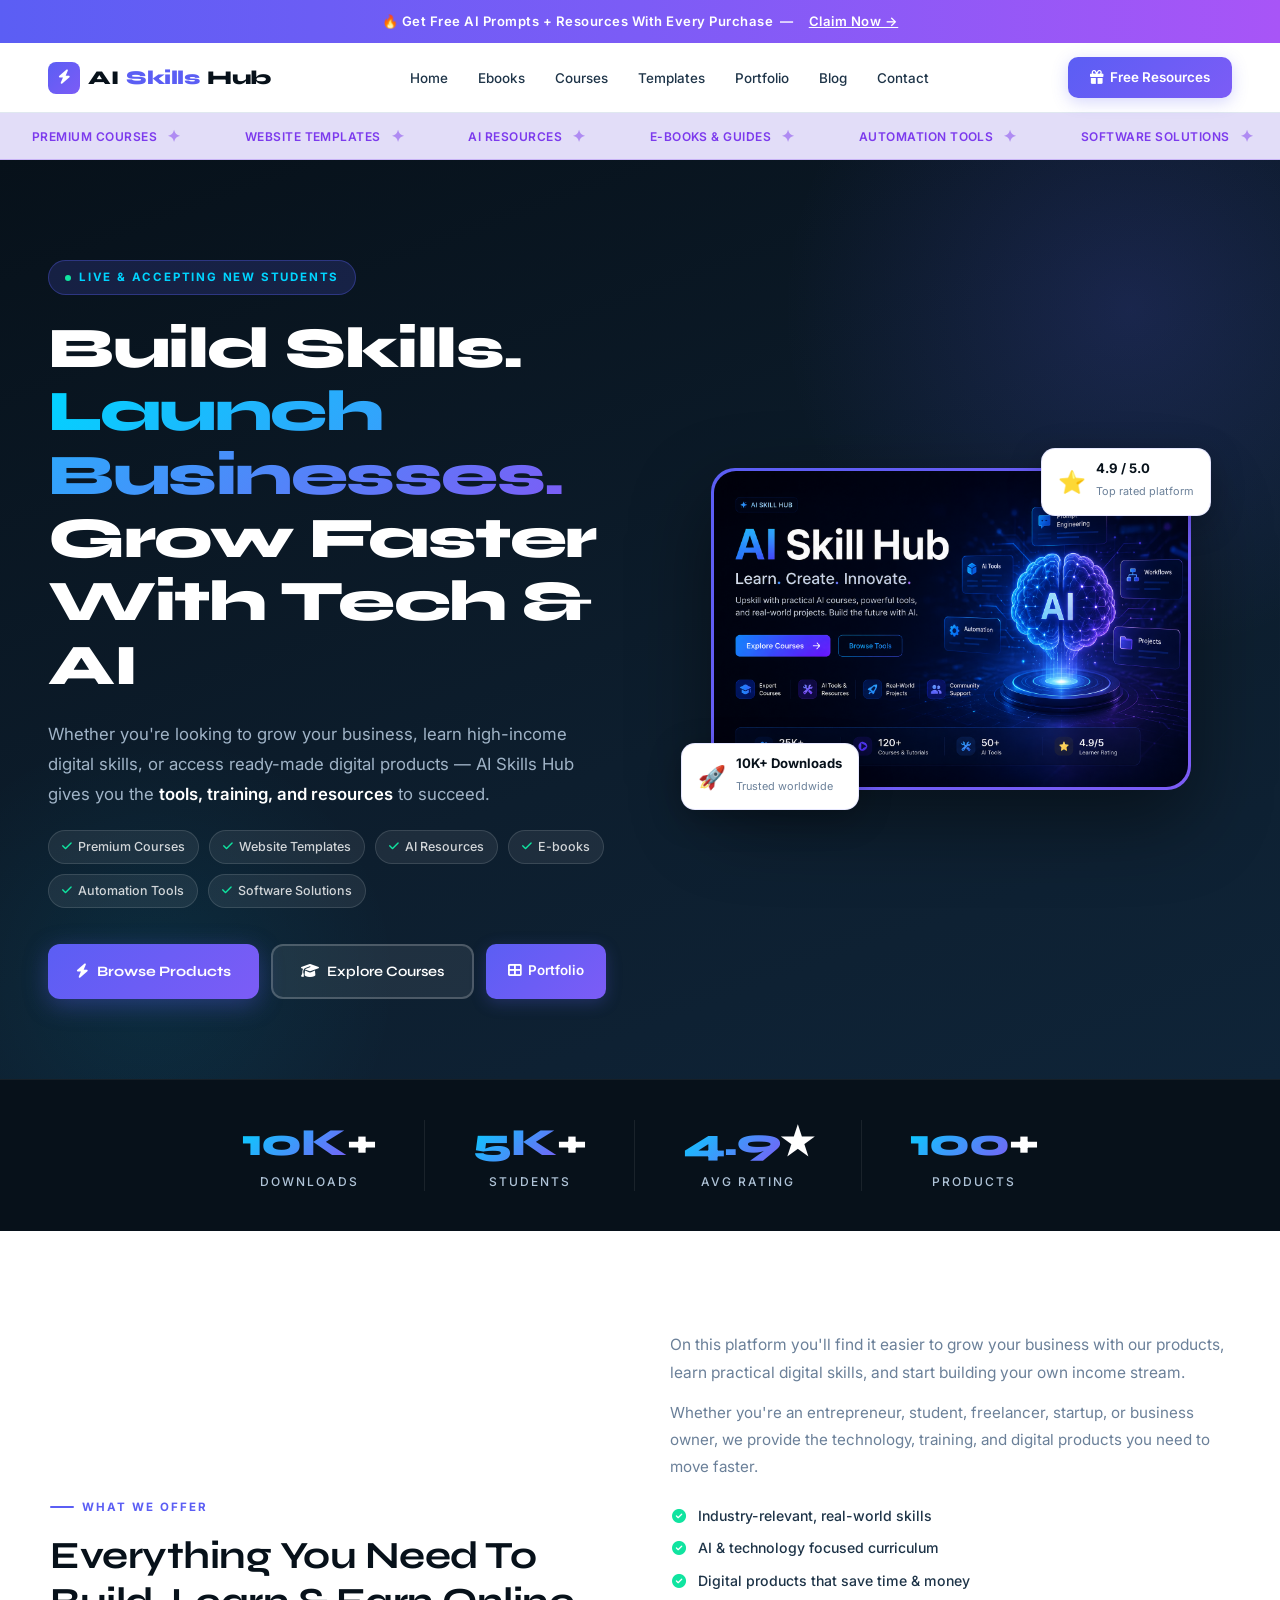
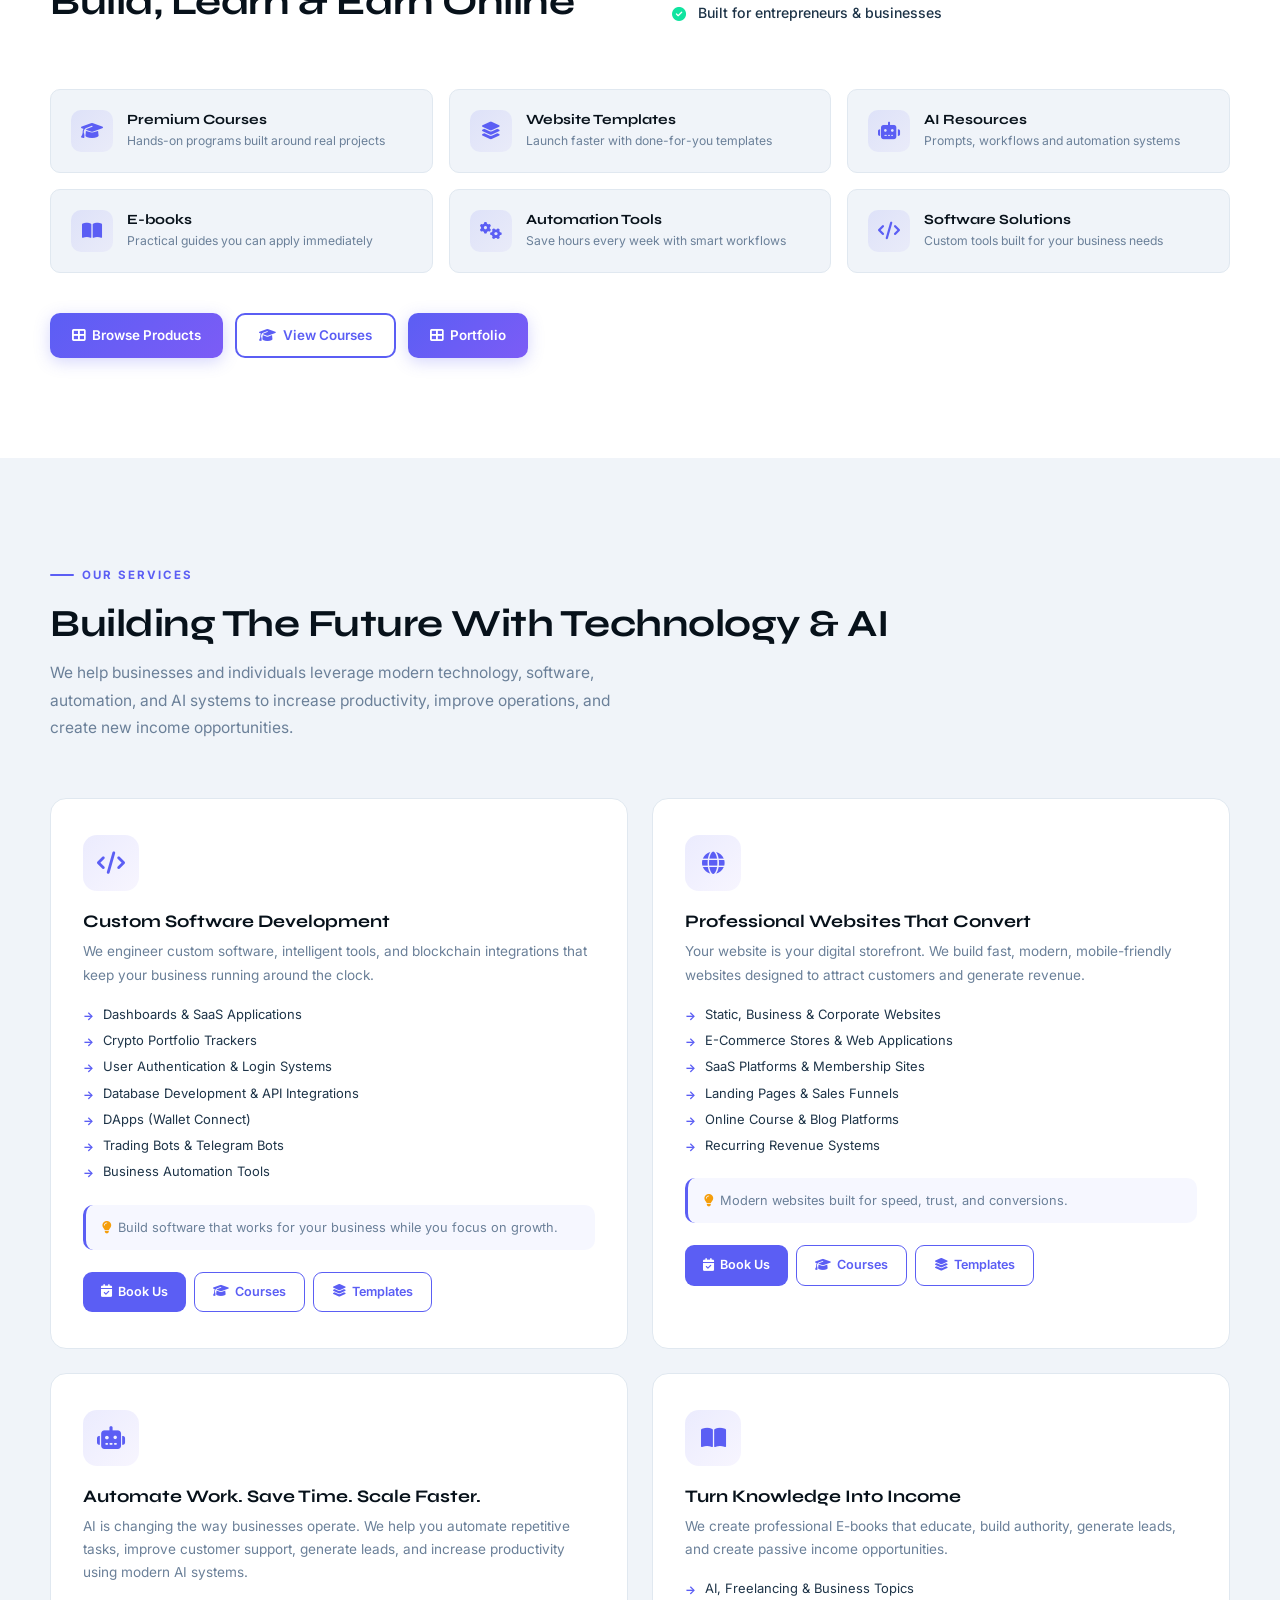
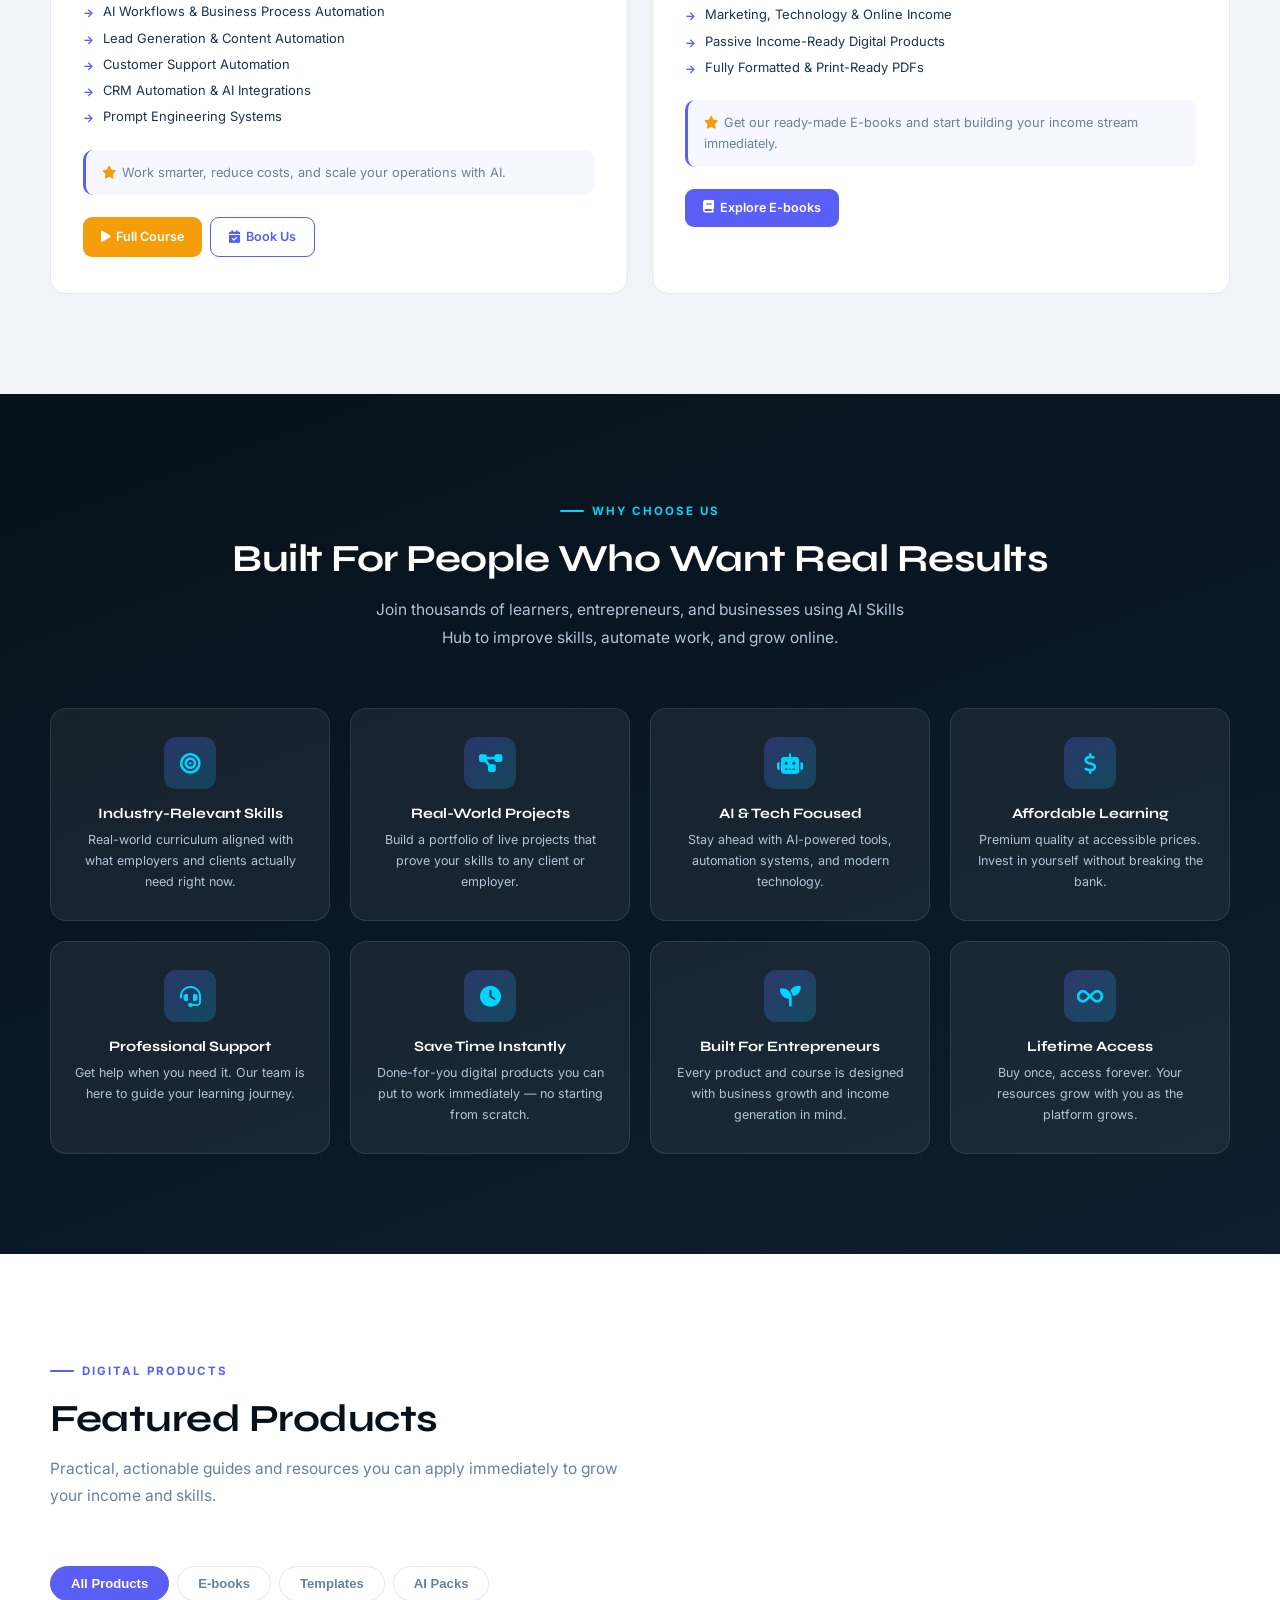
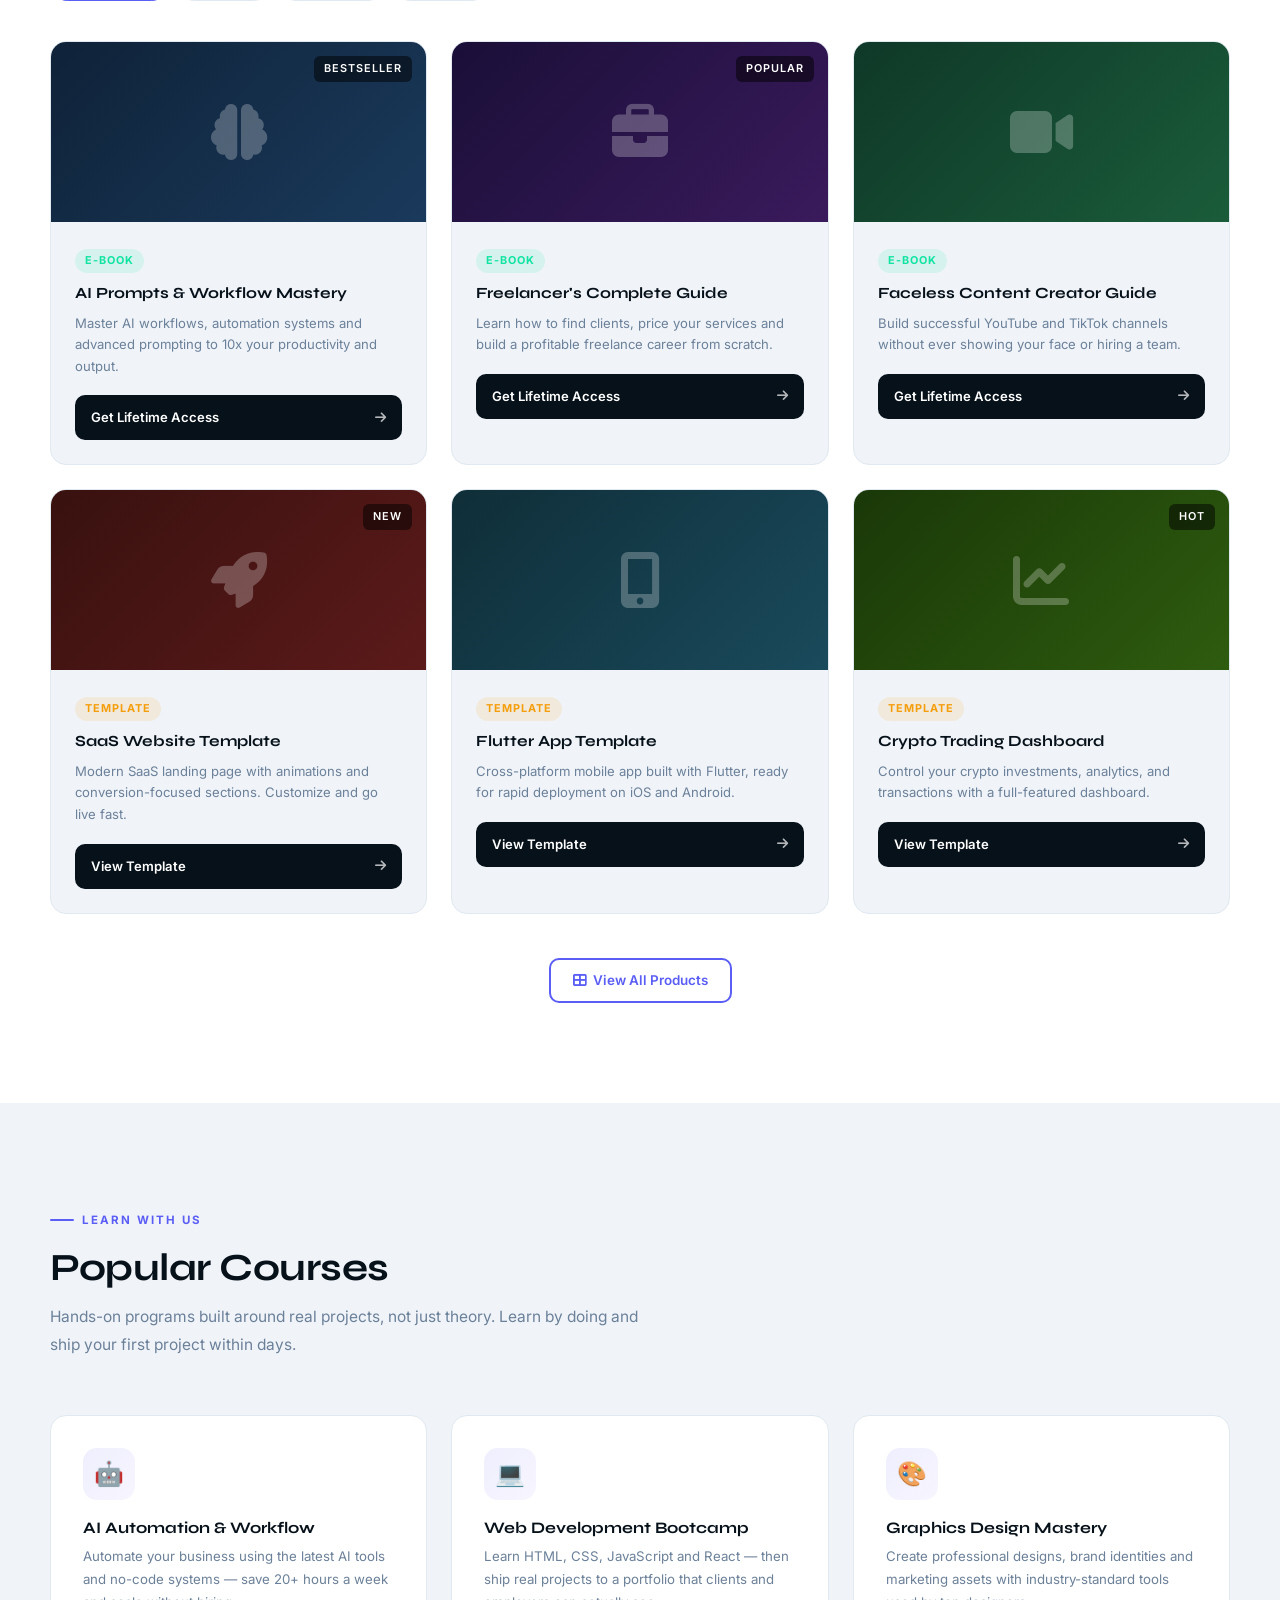
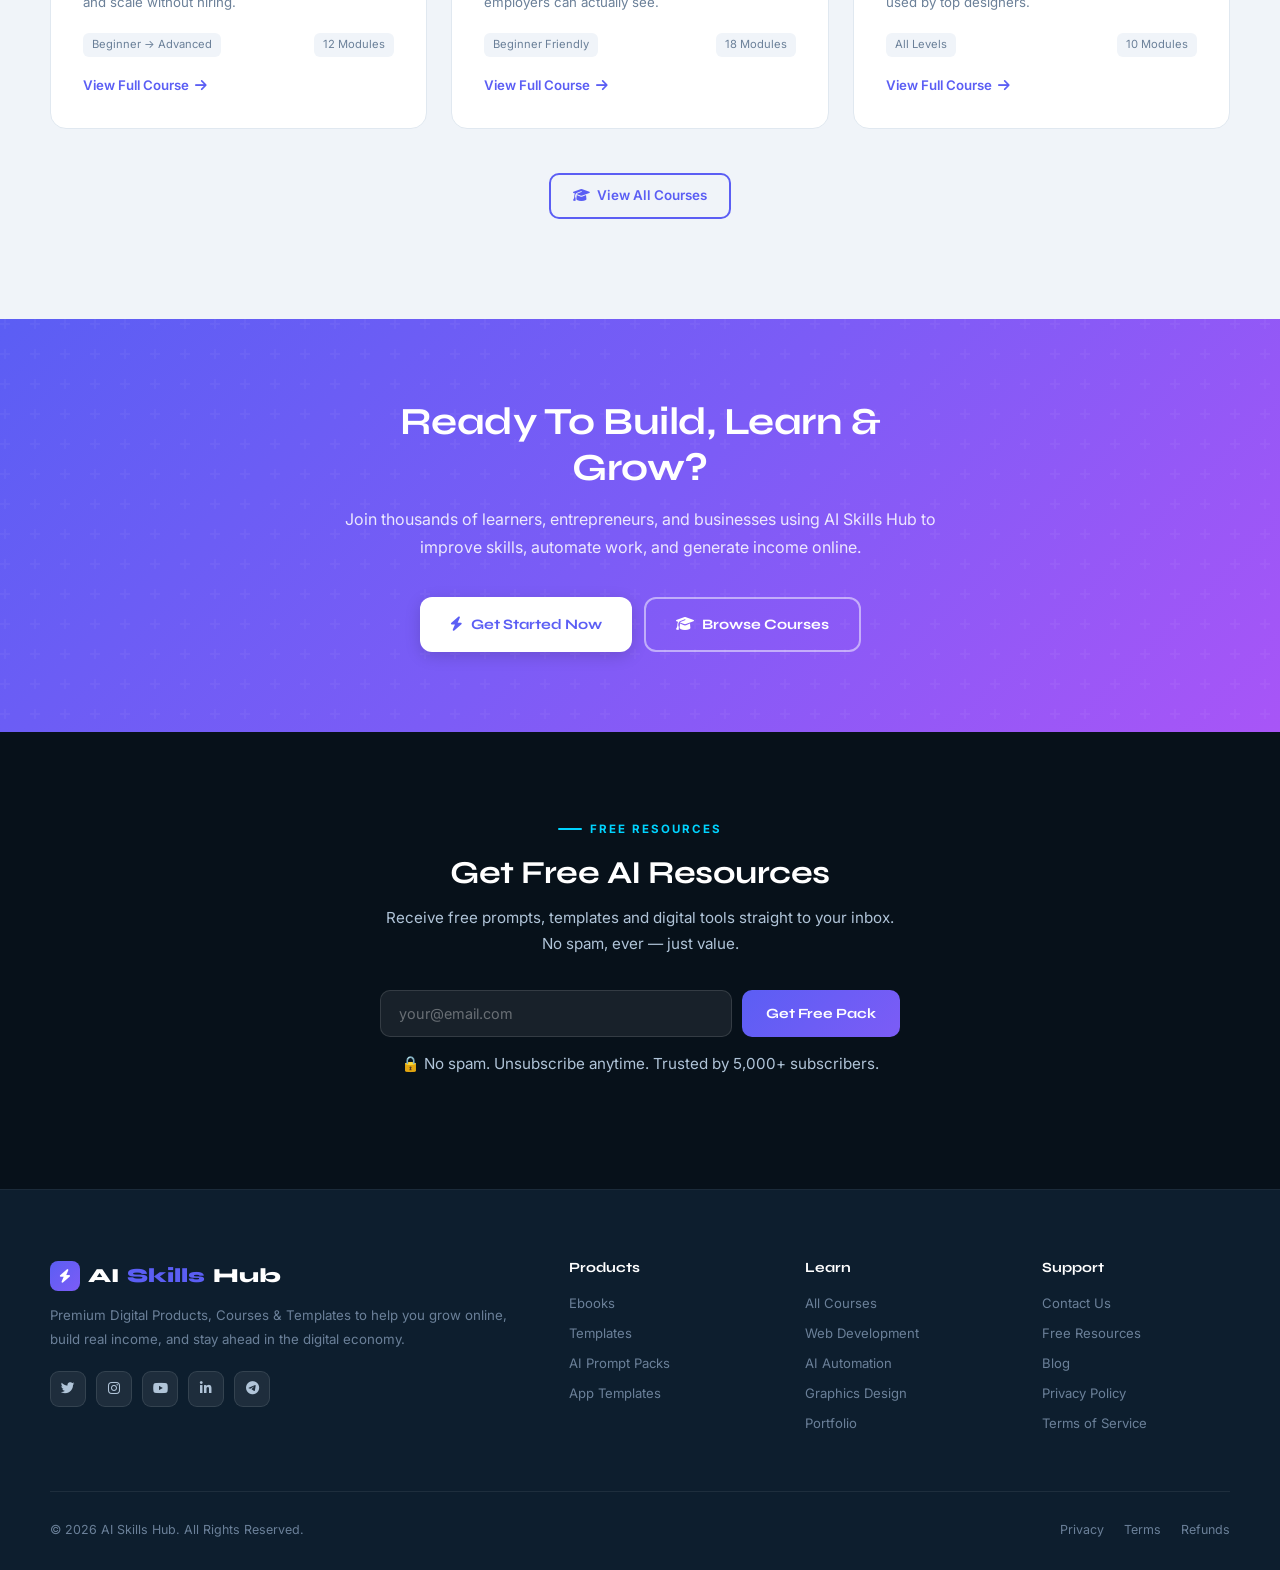
<file: digital/index.html>
<!DOCTYPE html>
<html lang="en">
<head>
<meta charset="UTF-8">
<meta name="viewport" content="width=device-width, initial-scale=1.0">
<title>AI Skills Hub | Courses, Ebooks & Digital Products</title>
<meta name="description" content="Premium AI courses, ebooks, prompt packs, website templates, software, and digital resources to help you build income and scale faster.">
<link href="https://fonts.googleapis.com/css2?family=Syne:wght@400;600;700;800&family=Inter:wght@300;400;500;600&display=swap" rel="stylesheet">
<link rel="stylesheet" href="https://cdnjs.cloudflare.com/ajax/libs/font-awesome/6.5.1/css/all.min.css">
<style>
/* ─── TOKENS ─── */
:root {
  --ink:    #07111a;
  --ink2:   #0d1e2e;
  --slate:  #1e3448;
  --mid:    #6b8099;
  --fog:    #b0c4d8;
  --paper:  #f0f4f9;
  --white:  #ffffff;
  --volt:   #5b5ef4;
  --volt2:  #7c5cf6;
  --cyan:   #00d4ff;
  --green:  #10e4a0;
  --amber:  #f59e0b;
  --card-bg:#ffffff;
  --border: #e0e8f0;
  --radius: 16px;
  --radius-sm: 10px;
  --shadow: 0 4px 28px rgba(7,17,26,0.08);
  --shadow-hover: 0 16px 48px rgba(91,94,244,0.2);
  --transition: 0.22s ease;
  --max-w: 1180px;
}

*,*::before,*::after{margin:0;padding:0;box-sizing:border-box;}
html{scroll-behavior:smooth;}
body{font-family:'Inter',sans-serif;background:var(--paper);color:var(--ink);overflow-x:hidden;line-height:1.6;}
a{text-decoration:none;color:inherit;}
img{max-width:100%;display:block;}
ul{list-style:none;}
h1,h2,h3,h4{font-family:'Syne',sans-serif;line-height:1.2;}

/* ─── ANNOUNCEMENT BAR ─── */
.announcement{
  background:linear-gradient(90deg,var(--volt),var(--volt2),#a855f7);
  color:#fff;text-align:center;
  padding:11px 20px;font-size:0.82rem;font-weight:600;letter-spacing:0.5px;
}
.announcement a{color:#fff;text-decoration:underline;margin-left:8px;}

/* ─── NAVBAR ─── */
.navbar{
  position:sticky;top:0;z-index:1000;
  background:rgba(255,255,255,0.97);
  backdrop-filter:blur(16px);
  border-bottom:1px solid var(--border);
  display:flex;align-items:center;justify-content:space-between;
  padding:0 48px;height:70px;
}
.logo{
  font-family:'Syne',sans-serif;font-weight:800;font-size:1.22rem;
  color:var(--ink);letter-spacing:-0.5px;display:flex;align-items:center;gap:8px;
  position:relative;z-index:1100;
}
.logo-icon{
  width:32px;height:32px;background:linear-gradient(135deg,var(--volt),var(--volt2));
  border-radius:8px;display:flex;align-items:center;justify-content:center;
  font-size:0.9rem;color:#fff;flex-shrink:0;
}
.logo span{color:var(--volt);}
.nav-links{display:flex;gap:2px;align-items:center;}
.nav-links li a{
  padding:8px 14px;border-radius:8px;font-size:0.84rem;
  font-weight:500;color:var(--slate);transition:var(--transition);
}
.nav-links li a:hover{background:var(--paper);color:var(--volt);}
.nav-right{display:flex;align-items:center;gap:10px;position:relative;z-index:1100;}

/* ─── BUTTONS ─── */
.btn-primary{
  background:linear-gradient(135deg,var(--volt),var(--volt2));color:#fff;
  padding:10px 22px;border-radius:10px;font-size:0.84rem;font-weight:600;
  transition:var(--transition);white-space:nowrap;border:none;cursor:pointer;
  display:inline-flex;align-items:center;gap:7px;
  box-shadow:0 4px 16px rgba(91,94,244,0.25);
}
.btn-primary:hover{transform:translateY(-2px);box-shadow:0 8px 24px rgba(91,94,244,0.4);}
.btn-secondary{
  background:transparent;color:var(--volt);padding:10px 22px;border-radius:10px;
  font-size:0.84rem;font-weight:600;border:2px solid var(--volt);transition:var(--transition);
  display:inline-flex;align-items:center;gap:7px;cursor:pointer;
}
.btn-secondary:hover{background:var(--volt);color:#fff;box-shadow:0 4px 16px rgba(91,94,244,0.25);}
.btn-ghost{
  background:transparent;color:var(--slate);padding:10px 22px;border-radius:10px;
  font-size:0.84rem;font-weight:600;border:2px solid var(--border);transition:var(--transition);
  display:inline-flex;align-items:center;gap:7px;cursor:pointer;
}
.btn-ghost:hover{border-color:var(--volt);color:var(--volt);}
.btn-amber{
  background:var(--amber);color:#fff;padding:10px 22px;border-radius:10px;
  font-size:0.84rem;font-weight:700;transition:var(--transition);
  display:inline-flex;align-items:center;gap:7px;border:none;cursor:pointer;
}
.btn-amber:hover{background:#d97706;transform:translateY(-2px);}

/* ─── HAMBURGER (hidden on desktop) ─── */
.menu-toggle{
  display:none;
  background:none;border:none;color:var(--ink);
  font-size:1.4rem;cursor:pointer;padding:6px;
  align-items:center;justify-content:center;
}

/* ─── MOBILE DRAWER (hidden on desktop) ─── */
.mobile-drawer{
  display:none; /* <-- off on desktop, switched on inside media query */
  position:fixed;
  top:0;left:0;width:100%;height:100%;
  z-index:999;
  visibility:hidden;
  pointer-events:none;
}
.mobile-drawer::before{
  content:'';position:absolute;inset:0;
  background:rgba(7,17,26,0.6);backdrop-filter:blur(4px);
  opacity:0;transition:opacity 0.28s ease;
}
.drawer-panel{
  position:absolute;top:0;right:0;
  width:82%;max-width:320px;height:100%;
  background:#fff;
  box-shadow:-8px 0 48px rgba(7,17,26,0.25);
  transform:translateX(100%);
  transition:transform 0.32s cubic-bezier(0.4,0,0.2,1);
  overflow-y:auto;display:flex;flex-direction:column;
}
.mobile-drawer.is-open{visibility:visible;pointer-events:auto;}
.mobile-drawer.is-open::before{opacity:1;}
.mobile-drawer.is-open .drawer-panel{transform:translateX(0);}

.drawer-header{
  display:flex;align-items:center;justify-content:space-between;
  padding:18px 24px;border-bottom:1px solid var(--border);
  position:sticky;top:0;background:#fff;z-index:1;
}
.drawer-logo{
  font-family:'Syne',sans-serif;font-weight:800;font-size:1.05rem;
  color:var(--ink);display:flex;align-items:center;gap:8px;
}
.drawer-logo .logo-icon{
  width:28px;height:28px;background:linear-gradient(135deg,var(--volt),var(--volt2));
  border-radius:7px;display:flex;align-items:center;justify-content:center;
  font-size:0.75rem;color:#fff;
}
.drawer-logo span{color:var(--volt);}
.drawer-close{
  background:none;border:none;cursor:pointer;color:var(--mid);
  font-size:1.2rem;padding:6px;border-radius:8px;transition:var(--transition);
  display:flex;align-items:center;justify-content:center;
}
.drawer-close:hover{background:var(--paper);color:var(--ink);}
.drawer-nav{padding:16px;display:flex;flex-direction:column;gap:4px;flex:1;}
.drawer-nav a{
  display:flex;align-items:center;gap:12px;
  padding:13px 16px;border-radius:10px;
  font-size:0.95rem;font-weight:600;color:var(--slate);
  transition:var(--transition);border:1px solid transparent;
}
.drawer-nav a i{width:20px;text-align:center;font-size:0.9rem;color:var(--volt);}
.drawer-nav a:hover,.drawer-nav a.active{
  background:rgba(91,94,244,0.07);
  border-color:rgba(91,94,244,0.15);color:var(--volt);
}
.drawer-divider{height:1px;background:var(--border);margin:8px 16px;}
.drawer-cta{padding:16px 16px 24px;}
.drawer-cta a{
  display:flex;align-items:center;justify-content:center;gap:8px;
  width:100%;padding:13px 20px;border-radius:12px;
  font-size:0.9rem;font-weight:700;font-family:'Syne',sans-serif;
  background:linear-gradient(135deg,var(--volt),var(--volt2));
  color:#fff;box-shadow:0 4px 16px rgba(91,94,244,0.3);transition:var(--transition);
}
.drawer-cta a:hover{transform:translateY(-2px);box-shadow:0 8px 24px rgba(91,94,244,0.45);}

/* ─── TICKER ─── */
.ticker-wrap{
  background:rgba(124,58,237,0.12);
  border-bottom:1px solid rgba(124,58,237,0.25);
  padding:10px 0;overflow:hidden;white-space:nowrap;
}
.ticker-track{display:inline-flex;animation:ticker 30s linear infinite;}
@keyframes ticker{from{transform:translateX(0);}to{transform:translateX(-50%);}}
.ticker-track:hover{animation-play-state:paused;}
.ticker-item{
  display:inline-flex;align-items:center;gap:10px;padding:0 32px;
  font-size:0.75rem;font-weight:600;color:#7c3aed;
  letter-spacing:0.04em;text-transform:uppercase;
}
.ticker-sep{color:rgba(124,58,237,0.5);font-size:1rem;}

/* ─── HERO ─── */
.hero{
  background:linear-gradient(160deg,var(--ink) 0%,var(--ink2) 60%,#0f2438 100%);
  position:relative;overflow:hidden;
  padding:100px 48px 80px;
  display:grid;grid-template-columns:1fr 1fr;
  align-items:center;gap:60px;min-height:90vh;
}
.hero::before{
  content:'';position:absolute;top:-200px;right:-200px;
  width:700px;height:700px;border-radius:50%;
  background:radial-gradient(circle,rgba(91,94,244,0.18) 0%,transparent 70%);
  pointer-events:none;
}
.hero::after{
  content:'';position:absolute;bottom:-150px;left:-100px;
  width:500px;height:500px;border-radius:50%;
  background:radial-gradient(circle,rgba(0,212,255,0.08) 0%,transparent 70%);
  pointer-events:none;
}
.hero-content{position:relative;z-index:2;}
.hero-eyebrow{
  display:inline-flex;align-items:center;gap:8px;
  background:rgba(91,94,244,0.18);border:1px solid rgba(91,94,244,0.35);
  color:var(--cyan);font-size:0.72rem;font-weight:700;
  letter-spacing:1.8px;text-transform:uppercase;
  padding:7px 16px;border-radius:30px;margin-bottom:22px;
}
.dot{width:6px;height:6px;background:var(--green);border-radius:50%;animation:pulse 2s infinite;flex-shrink:0;}
@keyframes pulse{0%,100%{opacity:1;transform:scale(1);}50%{opacity:0.5;transform:scale(1.5);}}
.hero h1{
  font-size:clamp(2.4rem,4.5vw,3.8rem);font-weight:800;color:#fff;
  letter-spacing:-1.5px;margin-bottom:22px;line-height:1.1;
}
.hero h1 em{
  font-style:normal;
  background:linear-gradient(135deg,var(--cyan),var(--volt2));
  -webkit-background-clip:text;-webkit-text-fill-color:transparent;background-clip:text;
}
.hero-sub{font-size:1.05rem;color:rgba(176,196,216,0.9);max-width:540px;line-height:1.8;margin-bottom:20px;}
.hero-sub strong{color:#fff;font-weight:600;}
.hero-feature-list{display:flex;flex-wrap:wrap;gap:10px;margin-bottom:36px;}
.hero-feature-list .chip{
  display:flex;align-items:center;gap:6px;
  background:rgba(255,255,255,0.07);border:1px solid rgba(255,255,255,0.12);
  color:rgba(255,255,255,0.8);font-size:0.78rem;font-weight:500;
  padding:6px 13px;border-radius:20px;
}
.hero-feature-list .chip i{color:var(--green);font-size:0.7rem;}
.hero-buttons{display:flex;gap:12px;flex-wrap:wrap;}
.btn-hero-primary{
  background:linear-gradient(135deg,var(--volt),var(--volt2));color:#fff;
  padding:14px 28px;border-radius:12px;font-size:0.9rem;font-weight:700;
  transition:var(--transition);border:none;cursor:pointer;
  display:inline-flex;align-items:center;gap:8px;
  box-shadow:0 6px 24px rgba(91,94,244,0.35);font-family:'Syne',sans-serif;
}
.btn-hero-primary:hover{transform:translateY(-3px);box-shadow:0 12px 32px rgba(91,94,244,0.5);}
.btn-hero-secondary{
  background:rgba(255,255,255,0.08);color:#fff;
  padding:14px 28px;border-radius:12px;font-size:0.9rem;font-weight:600;
  border:2px solid rgba(255,255,255,0.2);transition:var(--transition);
  display:inline-flex;align-items:center;gap:8px;cursor:pointer;font-family:'Syne',sans-serif;
}
.btn-hero-secondary:hover{background:rgba(255,255,255,0.15);border-color:rgba(255,255,255,0.4);}

/* HERO VISUAL */
.hero-visual{position:relative;z-index:2;display:flex;justify-content:center;}
.hero-card-wrap{position:relative;width:100%;max-width:480px;}
.hero-img-wrap{
  border-radius:24px;overflow:hidden;
  background:linear-gradient(135deg,var(--volt),var(--volt2));
  padding:3px;box-shadow:0 30px 80px rgba(0,0,0,0.45);
}
.hero-img-wrap img{border-radius:22px;width:100%;display:block;}
.float-badge{
  position:absolute;background:#fff;border-radius:14px;
  padding:12px 16px;box-shadow:0 8px 32px rgba(0,0,0,0.25);
  display:flex;align-items:center;gap:10px;
  border:1px solid rgba(91,94,244,0.15);
  animation:float 3s ease-in-out infinite;
}
@keyframes float{0%,100%{transform:translateY(0);}50%{transform:translateY(-8px);}}
.float-badge.b1{bottom:-20px;left:-30px;animation-delay:0s;}
.float-badge.b2{top:-20px;right:-20px;animation-delay:1.5s;}
.float-badge .b-icon{font-size:1.4rem;}
.float-badge strong{display:block;font-size:0.82rem;color:var(--ink);font-weight:700;line-height:1.2;}
.float-badge span{font-size:0.68rem;color:var(--mid);}

/* ─── STATS BAR ─── */
.stats-bar{
  background:var(--ink);padding:40px 48px;
  display:flex;justify-content:center;gap:0;flex-wrap:wrap;
  border-top:1px solid rgba(255,255,255,0.06);
}
.stat-item{text-align:center;padding:0 48px;border-right:1px solid rgba(255,255,255,0.08);}
.stat-item:last-child{border-right:none;}
.stat-item h2{font-size:2.4rem;font-weight:800;color:#fff;font-family:'Syne',sans-serif;letter-spacing:-1px;}
.stat-item h2 span{
  background:linear-gradient(135deg,var(--cyan),var(--volt2));
  -webkit-background-clip:text;-webkit-text-fill-color:transparent;background-clip:text;
}
.stat-item p{font-size:0.75rem;color:var(--fog);text-transform:uppercase;letter-spacing:2px;margin-top:6px;font-weight:500;}

/* ─── WHAT WE OFFER ─── */
.offer-section{background:#fff;padding:100px 48px;}
.offer-inner{max-width:var(--max-w);margin:0 auto;}
.section-eyebrow{
  display:inline-flex;align-items:center;gap:8px;
  font-size:0.72rem;font-weight:700;letter-spacing:2px;
  text-transform:uppercase;color:var(--volt);margin-bottom:16px;
}
.section-eyebrow::before{content:'';width:24px;height:2px;background:var(--volt);border-radius:2px;}
.offer-header{display:grid;grid-template-columns:1fr 1fr;gap:60px;align-items:end;margin-bottom:64px;}
.offer-header h2{font-size:clamp(1.8rem,3vw,2.6rem);color:var(--ink);letter-spacing:-0.5px;}
.offer-header p{font-size:0.97rem;color:var(--mid);line-height:1.8;}
.offer-checks{display:flex;flex-direction:column;gap:10px;margin-top:24px;}
.offer-check{display:flex;align-items:center;gap:10px;font-size:0.88rem;color:var(--slate);font-weight:500;}
.offer-check i{color:var(--green);width:18px;text-align:center;}
.offer-chips-grid{display:grid;grid-template-columns:repeat(3,1fr);gap:16px;margin-bottom:40px;}
.offer-chip{
  background:var(--paper);border:1px solid var(--border);
  border-radius:var(--radius-sm);padding:20px;
  display:flex;align-items:center;gap:14px;transition:var(--transition);
}
.offer-chip:hover{border-color:rgba(91,94,244,0.3);transform:translateX(4px);}
.offer-chip-icon{
  width:42px;height:42px;border-radius:10px;flex-shrink:0;
  background:linear-gradient(135deg,rgba(91,94,244,0.12),rgba(124,92,246,0.06));
  display:flex;align-items:center;justify-content:center;font-size:1.1rem;color:var(--volt);
}
.offer-chip h4{font-size:0.88rem;color:var(--ink);font-weight:700;margin-bottom:3px;}
.offer-chip p{font-size:0.76rem;color:var(--mid);line-height:1.5;}
.offer-cta{display:flex;gap:12px;flex-wrap:wrap;}

/* ─── SERVICES ─── */
.services-section{background:var(--paper);padding:100px 48px;}
.services-inner{max-width:var(--max-w);margin:0 auto;}
.section-header{margin-bottom:56px;}
.section-header h2{font-size:clamp(1.8rem,3vw,2.4rem);color:var(--ink);margin-bottom:12px;letter-spacing:-0.5px;}
.section-header p{font-size:0.97rem;color:var(--mid);max-width:600px;line-height:1.8;}
.services-grid{display:grid;grid-template-columns:repeat(2,1fr);gap:24px;}
.service-card{
  background:#fff;border:1px solid var(--border);
  border-radius:var(--radius);padding:36px 32px;
  transition:var(--transition);position:relative;overflow:hidden;
}
.service-card::after{
  content:'';position:absolute;top:0;left:0;right:0;height:3px;
  background:linear-gradient(90deg,var(--volt),var(--cyan));
  transform:scaleX(0);transition:var(--transition);transform-origin:left;
}
.service-card:hover{border-color:rgba(91,94,244,0.25);box-shadow:var(--shadow-hover);transform:translateY(-5px);}
.service-card:hover::after{transform:scaleX(1);}
.service-icon{
  width:56px;height:56px;border-radius:14px;
  background:linear-gradient(135deg,rgba(91,94,244,0.12),rgba(124,92,246,0.06));
  display:flex;align-items:center;justify-content:center;
  font-size:1.4rem;color:var(--volt);margin-bottom:20px;
}
.service-card h3{font-size:1.1rem;color:var(--ink);margin-bottom:8px;font-weight:700;}
.service-card .service-desc{font-size:0.85rem;color:var(--mid);line-height:1.7;margin-bottom:18px;}
.service-list{display:flex;flex-direction:column;gap:6px;margin-bottom:22px;}
.service-list li{font-size:0.81rem;color:var(--slate);display:flex;align-items:flex-start;gap:9px;line-height:1.5;}
.service-list li::before{content:'→';color:var(--volt);font-size:0.72rem;margin-top:3px;flex-shrink:0;font-weight:700;}
.service-note{
  font-size:0.8rem;color:var(--mid);line-height:1.65;margin-bottom:22px;
  padding:12px 16px;background:rgba(91,94,244,0.05);
  border-radius:var(--radius-sm);border-left:3px solid var(--volt);
}
.service-note i{margin-right:6px;}
.service-btns{display:flex;gap:8px;flex-wrap:wrap;}
.btn-sm{padding:9px 18px;border-radius:9px;font-size:0.79rem;font-weight:600;transition:var(--transition);cursor:pointer;border:none;display:inline-flex;align-items:center;gap:6px;}
.btn-sm-solid{background:var(--volt);color:#fff;}
.btn-sm-solid:hover{background:var(--volt2);}
.btn-sm-outline{background:transparent;border:1.5px solid var(--volt);color:var(--volt);}
.btn-sm-outline:hover{background:var(--volt);color:#fff;}
.btn-sm-amber{background:var(--amber);color:#fff;}
.btn-sm-amber:hover{background:#d97706;}

/* ─── WHY CHOOSE US ─── */
.why-section{background:linear-gradient(160deg,var(--ink),var(--ink2));padding:100px 48px;}
.why-inner{max-width:var(--max-w);margin:0 auto;}
.why-header{text-align:center;margin-bottom:56px;}
.why-header .section-eyebrow{color:var(--cyan);}
.why-header .section-eyebrow::before{background:var(--cyan);}
.why-header h2{font-size:clamp(1.8rem,3vw,2.4rem);color:#fff;margin-bottom:14px;letter-spacing:-0.5px;}
.why-header p{font-size:0.97rem;color:var(--fog);max-width:560px;margin:0 auto;line-height:1.8;}
.why-grid{display:grid;grid-template-columns:repeat(4,1fr);gap:20px;}
.why-card{
  background:rgba(255,255,255,0.06);border:1px solid rgba(255,255,255,0.1);
  border-radius:var(--radius);padding:28px 24px;text-align:center;transition:var(--transition);
}
.why-card:hover{background:rgba(255,255,255,0.1);transform:translateY(-4px);}
.why-icon{
  width:52px;height:52px;border-radius:12px;margin:0 auto 16px;
  background:linear-gradient(135deg,rgba(91,94,244,0.3),rgba(0,212,255,0.2));
  display:flex;align-items:center;justify-content:center;font-size:1.3rem;color:var(--cyan);
}
.why-card h4{font-size:0.9rem;color:#fff;font-weight:700;margin-bottom:8px;}
.why-card p{font-size:0.78rem;color:var(--fog);line-height:1.65;}

/* ─── FEATURED PRODUCTS ─── */
.products-section{background:#fff;padding:100px 48px;}
.products-inner{max-width:var(--max-w);margin:0 auto;}
.product-tabs{display:flex;gap:8px;margin-bottom:40px;flex-wrap:wrap;}
.tab-btn{
  padding:9px 20px;border-radius:30px;font-size:0.82rem;font-weight:600;
  border:1.5px solid var(--border);background:transparent;color:var(--mid);
  cursor:pointer;transition:var(--transition);
}
.tab-btn.active,.tab-btn:hover{background:var(--volt);color:#fff;border-color:var(--volt);}
.product-grid{display:grid;grid-template-columns:repeat(3,1fr);gap:24px;}
.product-card{
  background:var(--paper);border:1px solid var(--border);
  border-radius:var(--radius);overflow:hidden;transition:var(--transition);
}
.product-card:hover{transform:translateY(-6px);box-shadow:var(--shadow-hover);border-color:rgba(91,94,244,0.25);}
.product-thumb{height:180px;display:flex;align-items:center;justify-content:center;position:relative;overflow:hidden;}
.product-thumb.t1{background:linear-gradient(135deg,#0f2238,#1a3a5c);}
.product-thumb.t2{background:linear-gradient(135deg,#1a0f38,#3a1a5c);}
.product-thumb.t3{background:linear-gradient(135deg,#0f3828,#1a5c3a);}
.product-thumb i{font-size:3.5rem;opacity:0.25;color:#fff;}
.product-thumb .thumb-badge{
  position:absolute;top:14px;right:14px;
  background:rgba(0,0,0,0.5);backdrop-filter:blur(8px);
  border-radius:6px;padding:4px 10px;
  font-size:0.68rem;color:#fff;font-weight:600;letter-spacing:1px;text-transform:uppercase;
}
.product-body{padding:24px;}
.product-type{
  display:inline-block;font-size:0.68rem;font-weight:700;
  letter-spacing:1px;text-transform:uppercase;
  padding:3px 10px;border-radius:20px;margin-bottom:10px;
}
.type-ebook{background:rgba(16,228,160,0.12);color:var(--green);}
.type-course{background:rgba(91,94,244,0.12);color:var(--volt);}
.type-template{background:rgba(245,158,11,0.12);color:var(--amber);}
.product-body h3{font-size:0.97rem;color:var(--ink);margin-bottom:8px;font-weight:700;line-height:1.4;}
.product-body p{font-size:0.82rem;color:var(--mid);line-height:1.65;margin-bottom:18px;}
.buy-btn{
  display:flex;align-items:center;justify-content:space-between;width:100%;
  background:var(--ink);color:#fff;padding:12px 16px;
  border-radius:10px;font-size:0.82rem;font-weight:600;
  transition:var(--transition);border:none;cursor:pointer;
}
.buy-btn:hover{background:var(--volt);}
.buy-btn i{font-size:0.8rem;opacity:0.7;}
.section-cta{margin-top:44px;display:flex;justify-content:center;}

/* ─── COURSES ─── */
.courses-section{background:var(--paper);padding:100px 48px;}
.courses-inner{max-width:var(--max-w);margin:0 auto;}
.course-grid{display:grid;grid-template-columns:repeat(3,1fr);gap:24px;}
.course-card{
  background:#fff;border:1px solid var(--border);
  border-radius:var(--radius);padding:32px;transition:var(--transition);
  display:flex;flex-direction:column;
}
.course-card:hover{border-color:rgba(91,94,244,0.3);box-shadow:var(--shadow-hover);transform:translateY(-5px);}
.course-icon-wrap{
  width:52px;height:52px;border-radius:14px;margin-bottom:18px;
  background:linear-gradient(135deg,rgba(91,94,244,0.1),rgba(124,92,246,0.06));
  display:flex;align-items:center;justify-content:center;font-size:1.5rem;
}
.course-card h3{font-size:1rem;color:var(--ink);margin-bottom:8px;font-weight:700;}
.course-card p{font-size:0.83rem;color:var(--mid);line-height:1.7;margin-bottom:20px;flex:1;}
.course-meta{display:flex;align-items:center;justify-content:space-between;margin-bottom:18px;}
.course-tag{font-size:0.7rem;color:var(--mid);background:var(--paper);border-radius:6px;padding:3px 9px;}
.course-card a{display:flex;align-items:center;gap:6px;font-size:0.83rem;color:var(--volt);font-weight:600;transition:var(--transition);}
.course-card a:hover{gap:10px;}

/* ─── CTA BANNER ─── */
.cta-banner{
  background:linear-gradient(135deg,var(--volt),var(--volt2),#a855f7);
  padding:80px 48px;text-align:center;position:relative;overflow:hidden;
}
.cta-banner::before{
  content:'';position:absolute;inset:0;
  background:url("data:image/svg+xml,%3Csvg width='60' height='60' viewBox='0 0 60 60' xmlns='http://www.w3.org/2000/svg'%3E%3Cg fill='none' fill-rule='evenodd'%3E%3Cg fill='%23ffffff' fill-opacity='0.04'%3E%3Cpath d='M36 34v-4h-2v4h-4v2h4v4h2v-4h4v-2h-4zm0-30V0h-2v4h-4v2h4v4h2V6h4V4h-4zM6 34v-4H4v4H0v2h4v4h2v-4h4v-2H6zM6 4V0H4v4H0v2h4v4h2V6h4V4H6z'/%3E%3C/g%3E%3C/g%3E%3C/svg%3E");
}
.cta-banner-inner{position:relative;z-index:1;max-width:600px;margin:0 auto;}
.cta-banner h2{font-size:clamp(1.8rem,3vw,2.6rem);color:#fff;margin-bottom:14px;letter-spacing:-0.5px;}
.cta-banner p{font-size:1rem;color:rgba(255,255,255,0.85);margin-bottom:36px;line-height:1.75;}
.cta-banner-btns{display:flex;gap:12px;justify-content:center;flex-wrap:wrap;}
.btn-white{
  background:#fff;color:var(--volt);padding:14px 30px;border-radius:12px;
  font-size:0.9rem;font-weight:700;transition:var(--transition);border:none;cursor:pointer;
  display:inline-flex;align-items:center;gap:8px;font-family:'Syne',sans-serif;
  box-shadow:0 4px 16px rgba(0,0,0,0.15);
}
.btn-white:hover{transform:translateY(-2px);box-shadow:0 8px 24px rgba(0,0,0,0.25);}
.btn-white-outline{
  background:transparent;color:#fff;padding:14px 30px;border-radius:12px;
  font-size:0.9rem;font-weight:700;border:2px solid rgba(255,255,255,0.5);
  transition:var(--transition);cursor:pointer;
  display:inline-flex;align-items:center;gap:8px;font-family:'Syne',sans-serif;
}
.btn-white-outline:hover{background:rgba(255,255,255,0.15);border-color:#fff;}

/* ─── NEWSLETTER ─── */
.newsletter{background:var(--ink);padding:80px 48px;text-align:center;}
.newsletter-inner{max-width:520px;margin:0 auto;}
.newsletter .section-eyebrow{color:var(--cyan);}
.newsletter .section-eyebrow::before{background:var(--cyan);}
.newsletter h2{font-size:clamp(1.6rem,2.5vw,2.2rem);color:#fff;margin-bottom:12px;letter-spacing:-0.5px;}
.newsletter p{font-size:0.95rem;color:var(--fog);margin-bottom:32px;line-height:1.75;}
.newsletter-form{display:flex;gap:10px;}
.newsletter-form input{
  flex:1;padding:14px 18px;border-radius:10px;
  border:1px solid rgba(255,255,255,0.12);
  font-family:'Inter',sans-serif;font-size:0.9rem;
  background:rgba(255,255,255,0.07);color:#fff;outline:none;
}
.newsletter-form input::placeholder{color:rgba(255,255,255,0.35);}
.newsletter-form input:focus{border-color:var(--volt);background:rgba(255,255,255,0.1);}
.newsletter-form button{
  background:linear-gradient(135deg,var(--volt),var(--volt2));color:#fff;
  padding:14px 24px;border-radius:10px;border:none;
  font-family:'Syne',sans-serif;font-weight:700;font-size:0.88rem;
  cursor:pointer;transition:var(--transition);white-space:nowrap;
}
.newsletter-form button:hover{transform:translateY(-2px);box-shadow:0 6px 20px rgba(91,94,244,0.4);}
.newsletter-note{font-size:0.75rem;color:var(--mid);margin-top:14px;}

/* ─── FOOTER ─── */
footer{background:var(--ink2);padding:70px 48px 30px;border-top:1px solid rgba(255,255,255,0.06);}
.footer-inner{max-width:var(--max-w);margin:0 auto;}
.footer-grid{display:grid;grid-template-columns:2.5fr 1fr 1fr 1fr;gap:48px;margin-bottom:48px;}
.footer-logo{
  font-family:'Syne',sans-serif;font-weight:800;font-size:1.25rem;
  color:#fff;margin-bottom:12px;display:flex;align-items:center;gap:8px;
}
.footer-logo .logo-icon{width:30px;height:30px;font-size:0.85rem;}
.footer-logo span{color:var(--volt);}
.footer-about p{font-size:0.83rem;color:var(--mid);line-height:1.75;margin-bottom:20px;}
.footer-social{display:flex;gap:10px;}
.social-btn{
  width:36px;height:36px;border-radius:9px;
  background:rgba(255,255,255,0.07);border:1px solid rgba(255,255,255,0.1);
  display:flex;align-items:center;justify-content:center;
  color:var(--fog);font-size:0.85rem;transition:var(--transition);
}
.social-btn:hover{background:var(--volt);border-color:var(--volt);color:#fff;}
.footer-col h4{font-family:'Syne',sans-serif;font-size:0.88rem;color:#fff;margin-bottom:16px;font-weight:700;}
.footer-col a{display:block;font-size:0.82rem;color:var(--mid);margin-bottom:9px;transition:var(--transition);}
.footer-col a:hover{color:var(--volt);}
.footer-bottom{
  display:flex;align-items:center;justify-content:space-between;flex-wrap:wrap;gap:12px;
  padding-top:28px;border-top:1px solid rgba(255,255,255,0.07);
}
.copyright{font-size:0.78rem;color:var(--mid);}
.footer-legal{display:flex;gap:20px;}
.footer-legal a{font-size:0.78rem;color:var(--mid);transition:var(--transition);}
.footer-legal a:hover{color:var(--volt);}

/* ══════════════════════════════════════════
   TABLET  769 – 1024 px
══════════════════════════════════════════ */
@media(min-width:769px) and (max-width:1024px){
  .navbar{padding:0 32px;}
  .hero{padding:80px 32px 60px;gap:40px;min-height:auto;}
  .hero h1{font-size:2.6rem;}
  .hero-feature-list .chip{font-size:0.72rem;padding:5px 10px;}
  .stats-bar{padding:36px 32px;gap:0;}
  .stat-item{padding:0 32px;}
  .offer-section,.services-section,.products-section,.courses-section,.why-section,.newsletter,.cta-banner{padding:72px 32px;}
  .offer-header{grid-template-columns:1fr;gap:24px;}
  .offer-chips-grid{grid-template-columns:repeat(2,1fr);}
  .services-grid{grid-template-columns:repeat(2,1fr);}
  .why-grid{grid-template-columns:repeat(2,1fr);}
  .product-grid{grid-template-columns:repeat(2,1fr);}
  .course-grid{grid-template-columns:repeat(2,1fr);}
  .footer-grid{grid-template-columns:1fr 1fr;gap:32px;}
  footer{padding:56px 32px 28px;}
  .footer-bottom{padding-top:24px;}
  .hero-img-wrap img{border-radius:20px;}
}

/* ══════════════════════════════════════════
   MOBILE  ≤ 768 px
══════════════════════════════════════════ */
@media(max-width:768px){
  .announcement{font-size:0.75rem;padding:9px 16px;}
  .navbar{padding:0 20px;height:62px;}

  /* Hide desktop nav links */
  .nav-links{display:none !important;}

  /* Hide desktop Free Resources button */
  .nav-right .btn-primary{display:none !important;}

  /* Show hamburger */
  .menu-toggle{display:flex !important;}

  /* Enable the drawer on mobile */
  .mobile-drawer{display:block;}

  /* Hero */
  .hero{grid-template-columns:1fr;padding:50px 20px 40px;gap:36px;min-height:auto;}
  .hero-visual{order:-1;}
  .hero-card-wrap{max-width:100%;}
  .float-badge.b1{bottom:-12px;left:-8px;}
  .float-badge.b2{top:-12px;right:-8px;}
  .float-badge{padding:10px 12px;}
  .float-badge strong{font-size:0.75rem;}
  .float-badge span{font-size:0.62rem;}
  .hero h1{font-size:2rem;letter-spacing:-0.5px;}
  .hero-sub{font-size:0.95rem;}
  .hero-feature-list{gap:8px;}
  .hero-feature-list .chip{font-size:0.72rem;padding:5px 10px;}
  .btn-hero-primary,.btn-hero-secondary{padding:12px 20px;font-size:0.85rem;}
  .hero-img-wrap img{border-radius:20px;}

  /* Stats */
  .stats-bar{flex-direction:column;padding:32px 20px;gap:24px;}
  .stat-item{border-right:none;border-bottom:1px solid rgba(255,255,255,0.08);padding-bottom:24px;}
  .stat-item:last-child{border-bottom:none;padding-bottom:0;}
  .stat-item h2{font-size:2rem;}

  /* Sections */
  .offer-section,.services-section,.products-section,.courses-section,.why-section,.cta-banner,.newsletter{padding:60px 20px;}
  .offer-header{grid-template-columns:1fr;gap:20px;}
  .offer-chips-grid{grid-template-columns:1fr;}
  .services-grid{grid-template-columns:1fr;}
  .why-grid{grid-template-columns:repeat(2,1fr);gap:14px;}
  .why-card{padding:22px 16px;}
  .why-icon{width:44px;height:44px;}
  .product-grid{grid-template-columns:1fr;}
  .course-grid{grid-template-columns:1fr;}

  /* Newsletter */
  .newsletter-form{flex-direction:column;}
  .newsletter-form input,.newsletter-form button{width:100%;}

  /* Footer */
  .footer-grid{grid-template-columns:1fr;gap:28px;}
  footer{padding:48px 20px 24px;}
  .footer-bottom{flex-direction:column;align-items:flex-start;gap:10px;}

  /* CTA */
  .section-cta{justify-content:stretch;}
  .section-cta .btn-secondary{width:100%;justify-content:center;}
}
</style>
</head>
<body>

<!-- ANNOUNCEMENT -->
<div class="announcement">
  🔥 Get Free AI Prompts + Resources With Every Purchase &nbsp;—&nbsp; <a href="blog.html">Claim Now →</a>
</div>

<!-- NAVBAR -->
<nav class="navbar">
  <div class="logo">
    <div class="logo-icon"><i class="fas fa-bolt"></i></div>
    AI <span>Skills</span> Hub
  </div>
  <ul class="nav-links" id="navLinks">
    <li><a href="index.html">Home</a></li>
    <li><a href="ebooks.html">Ebooks</a></li>
    <li><a href="courses.html">Courses</a></li>
    <li><a href="templates.html">Templates</a></li>
    <li><a href="portfolio.html">Portfolio</a></li>
    <li><a href="blog.html">Blog</a></li>
    <li><a href="contact.html">Contact</a></li>
  </ul>
  <div class="nav-right">
    <a href="blog.html" class="btn-primary"><i class="fas fa-gift"></i>Free Resources</a>
    <button class="menu-toggle" id="menuToggle" aria-label="Open menu" aria-expanded="false">
      <i class="fas fa-bars" id="menuIcon"></i>
    </button>
  </div>
</nav>

<!-- MOBILE DRAWER -->
<div class="mobile-drawer" id="mobileDrawer" role="dialog" aria-modal="true" aria-label="Navigation menu">
  <div class="drawer-panel">
    <div class="drawer-header">
      <div class="drawer-logo">
        <div class="logo-icon"><i class="fas fa-bolt"></i></div>
        AI <span>Skills</span> Hub
      </div>
      <button class="drawer-close" id="drawerClose" aria-label="Close menu">
        <i class="fas fa-times"></i>
      </button>
    </div>
    <nav class="drawer-nav">
      <a href="index.html" class="active"><i class="fas fa-house"></i>Home</a>
      <a href="ebooks.html"><i class="fas fa-book-open"></i>Ebooks</a>
      <a href="courses.html"><i class="fas fa-graduation-cap"></i>Courses</a>
      <a href="templates.html"><i class="fas fa-layer-group"></i>Templates</a>
      <a href="portfolio.html"><i class="fas fa-th-large"></i>Portfolio</a>
      <a href="blog.html"><i class="fas fa-pen-nib"></i>Blog</a>
      <a href="contact.html"><i class="fas fa-envelope"></i>Contact</a>
    </nav>
    <div class="drawer-divider"></div>
    <div class="drawer-cta">
      <a href="blog.html"><i class="fas fa-gift"></i>Get Free Resources</a>
    </div>
  </div>
</div>

<!-- TICKER -->
<div class="ticker-wrap">
  <div class="ticker-track">
    <span class="ticker-item">Premium Courses <span class="ticker-sep">✦</span></span>
    <span class="ticker-item">Website Templates <span class="ticker-sep">✦</span></span>
    <span class="ticker-item">AI Resources <span class="ticker-sep">✦</span></span>
    <span class="ticker-item">E-books &amp; Guides <span class="ticker-sep">✦</span></span>
    <span class="ticker-item">Automation Tools <span class="ticker-sep">✦</span></span>
    <span class="ticker-item">Software Solutions <span class="ticker-sep">✦</span></span>
    <span class="ticker-item">10K+ Downloads <span class="ticker-sep">✦</span></span>
    <span class="ticker-item">4.9 Star Rated <span class="ticker-sep">✦</span></span>
    <span class="ticker-item">Premium Courses <span class="ticker-sep">✦</span></span>
    <span class="ticker-item">Website Templates <span class="ticker-sep">✦</span></span>
    <span class="ticker-item">AI Resources <span class="ticker-sep">✦</span></span>
    <span class="ticker-item">E-books &amp; Guides <span class="ticker-sep">✦</span></span>
    <span class="ticker-item">Automation Tools <span class="ticker-sep">✦</span></span>
    <span class="ticker-item">Software Solutions <span class="ticker-sep">✦</span></span>
    <span class="ticker-item">10K+ Downloads <span class="ticker-sep">✦</span></span>
    <span class="ticker-item">4.9 Star Rated <span class="ticker-sep">✦</span></span>
  </div>
</div>

<!-- HERO -->
<section class="hero">
  <div class="hero-content">
    <div class="hero-eyebrow">
      <span class="dot"></span>Live &amp; Accepting New Students
    </div>
    <h1>Build Skills. <em>Launch Businesses.</em> Grow Faster With Tech &amp; AI</h1>
    <p class="hero-sub">
      Whether you're looking to grow your business, learn high-income digital skills,
      or access ready-made digital products — AI Skills Hub gives you the
      <strong>tools, training, and resources</strong> to succeed.
    </p>
    <div class="hero-feature-list">
      <span class="chip"><i class="fas fa-check"></i> Premium Courses</span>
      <span class="chip"><i class="fas fa-check"></i> Website Templates</span>
      <span class="chip"><i class="fas fa-check"></i> AI Resources</span>
      <span class="chip"><i class="fas fa-check"></i> E-books</span>
      <span class="chip"><i class="fas fa-check"></i> Automation Tools</span>
      <span class="chip"><i class="fas fa-check"></i> Software Solutions</span>
    </div>
    <div class="hero-buttons">
      <a href="ebooks.html" class="btn-hero-primary"><i class="fas fa-bolt"></i>Browse Products</a>
      <a href="courses.html" class="btn-hero-secondary"><i class="fas fa-graduation-cap"></i>Explore Courses</a>
      <a href="portfolio.html" class="btn-primary"><i class="fas fa-th-large"></i>Portfolio</a>
    </div>
  </div>
  <div class="hero-visual">
    <div class="hero-card-wrap">
      <div class="hero-img-wrap">
        <img src="images/hero.png" alt="AI Skills Hub Hero">
      </div>
      <div class="float-badge b1">
        <span class="b-icon">🚀</span>
        <div><strong>10K+ Downloads</strong><span>Trusted worldwide</span></div>
      </div>
      <div class="float-badge b2">
        <span class="b-icon">⭐</span>
        <div><strong>4.9 / 5.0</strong><span>Top rated platform</span></div>
      </div>
    </div>
  </div>
</section>

<!-- STATS BAR -->
<div class="stats-bar">
  <div class="stat-item"><h2><span>10K</span>+</h2><p>Downloads</p></div>
  <div class="stat-item"><h2><span>5K</span>+</h2><p>Students</p></div>
  <div class="stat-item"><h2><span>4.9</span>★</h2><p>Avg Rating</p></div>
  <div class="stat-item"><h2><span>100</span>+</h2><p>Products</p></div>
</div>

<!-- WHAT WE OFFER -->
<section class="offer-section">
  <div class="offer-inner">
    <div class="offer-header">
      <div>
        <span class="section-eyebrow">What We Offer</span>
        <h2>Everything You Need To Build, Learn &amp; Earn Online</h2>
      </div>
      <div>
        <p>On this platform you'll find it easier to grow your business with our products, learn practical digital skills, and start building your own income stream.</p>
        <p style="margin-top:12px;font-size:0.95rem;color:var(--mid);line-height:1.8;">Whether you're an entrepreneur, student, freelancer, startup, or business owner, we provide the technology, training, and digital products you need to move faster.</p>
        <div class="offer-checks">
          <div class="offer-check"><i class="fas fa-check-circle"></i>Industry-relevant, real-world skills</div>
          <div class="offer-check"><i class="fas fa-check-circle"></i>AI &amp; technology focused curriculum</div>
          <div class="offer-check"><i class="fas fa-check-circle"></i>Digital products that save time &amp; money</div>
          <div class="offer-check"><i class="fas fa-check-circle"></i>Built for entrepreneurs &amp; businesses</div>
        </div>
      </div>
    </div>
    <div class="offer-chips-grid">
      <div class="offer-chip">
        <div class="offer-chip-icon"><i class="fas fa-graduation-cap"></i></div>
        <div><h4>Premium Courses</h4><p>Hands-on programs built around real projects</p></div>
      </div>
      <div class="offer-chip">
        <div class="offer-chip-icon"><i class="fas fa-layer-group"></i></div>
        <div><h4>Website Templates</h4><p>Launch faster with done-for-you templates</p></div>
      </div>
      <div class="offer-chip">
        <div class="offer-chip-icon"><i class="fas fa-robot"></i></div>
        <div><h4>AI Resources</h4><p>Prompts, workflows and automation systems</p></div>
      </div>
      <div class="offer-chip">
        <div class="offer-chip-icon"><i class="fas fa-book-open"></i></div>
        <div><h4>E-books</h4><p>Practical guides you can apply immediately</p></div>
      </div>
      <div class="offer-chip">
        <div class="offer-chip-icon"><i class="fas fa-cogs"></i></div>
        <div><h4>Automation Tools</h4><p>Save hours every week with smart workflows</p></div>
      </div>
      <div class="offer-chip">
        <div class="offer-chip-icon"><i class="fas fa-code"></i></div>
        <div><h4>Software Solutions</h4><p>Custom tools built for your business needs</p></div>
      </div>
    </div>
    <div class="offer-cta">
      <a href="ebooks.html" class="btn-primary"><i class="fas fa-th-large"></i>Browse Products</a>
      <a href="courses.html" class="btn-secondary"><i class="fas fa-graduation-cap"></i>View Courses</a>
      <a href="portfolio.html" class="btn-primary"><i class="fas fa-th-large"></i>Portfolio</a>
    </div>
  </div>
</section>

<!-- SERVICES -->
<section class="services-section">
  <div class="services-inner">
    <div class="section-header">
      <span class="section-eyebrow">Our Services</span>
      <h2>Building The Future With Technology &amp; AI</h2>
      <p>We help businesses and individuals leverage modern technology, software, automation, and AI systems to increase productivity, improve operations, and create new income opportunities.</p>
    </div>
    <div class="services-grid">
      <div class="service-card">
        <div class="service-icon"><i class="fas fa-code"></i></div>
        <h3>Custom Software Development</h3>
        <p class="service-desc">We engineer custom software, intelligent tools, and blockchain integrations that keep your business running around the clock.</p>
        <ul class="service-list">
          <li>Dashboards &amp; SaaS Applications</li>
          <li>Crypto Portfolio Trackers</li>
          <li>User Authentication &amp; Login Systems</li>
          <li>Database Development &amp; API Integrations</li>
          <li>DApps (Wallet Connect)</li>
          <li>Trading Bots &amp; Telegram Bots</li>
          <li>Business Automation Tools</li>
        </ul>
        <p class="service-note"><i class="fas fa-lightbulb" style="color:var(--amber)"></i>Build software that works for your business while you focus on growth.</p>
        <div class="service-btns">
          <a href="contact.html" class="btn-sm btn-sm-solid"><i class="fas fa-calendar-check"></i>Book Us</a>
          <a href="courses.html" class="btn-sm btn-sm-outline"><i class="fas fa-graduation-cap"></i>Courses</a>
          <a href="templates.html" class="btn-sm btn-sm-outline"><i class="fas fa-layer-group"></i>Templates</a>
        </div>
      </div>
      <div class="service-card">
        <div class="service-icon"><i class="fas fa-globe"></i></div>
        <h3>Professional Websites That Convert</h3>
        <p class="service-desc">Your website is your digital storefront. We build fast, modern, mobile-friendly websites designed to attract customers and generate revenue.</p>
        <ul class="service-list">
          <li>Static, Business &amp; Corporate Websites</li>
          <li>E-Commerce Stores &amp; Web Applications</li>
          <li>SaaS Platforms &amp; Membership Sites</li>
          <li>Landing Pages &amp; Sales Funnels</li>
          <li>Online Course &amp; Blog Platforms</li>
          <li>Recurring Revenue Systems</li>
        </ul>
        <p class="service-note"><i class="fas fa-lightbulb" style="color:var(--amber)"></i>Modern websites built for speed, trust, and conversions.</p>
        <div class="service-btns">
          <a href="contact.html" class="btn-sm btn-sm-solid"><i class="fas fa-calendar-check"></i>Book Us</a>
          <a href="courses.html" class="btn-sm btn-sm-outline"><i class="fas fa-graduation-cap"></i>Courses</a>
          <a href="templates.html" class="btn-sm btn-sm-outline"><i class="fas fa-layer-group"></i>Templates</a>
        </div>
      </div>
      <div class="service-card">
        <div class="service-icon"><i class="fas fa-robot"></i></div>
        <h3>Automate Work. Save Time. Scale Faster.</h3>
        <p class="service-desc">AI is changing the way businesses operate. We help you automate repetitive tasks, improve customer support, generate leads, and increase productivity using modern AI systems.</p>
        <ul class="service-list">
          <li>AI Workflows &amp; Business Process Automation</li>
          <li>Lead Generation &amp; Content Automation</li>
          <li>Customer Support Automation</li>
          <li>CRM Automation &amp; AI Integrations</li>
          <li>Prompt Engineering Systems</li>
        </ul>
        <p class="service-note"><i class="fas fa-star" style="color:var(--amber)"></i>Work smarter, reduce costs, and scale your operations with AI.</p>
        <div class="service-btns">
          <a href="courses.html" class="btn-sm btn-sm-amber"><i class="fas fa-play"></i>Full Course</a>
          <a href="contact.html" class="btn-sm btn-sm-outline"><i class="fas fa-calendar-check"></i>Book Us</a>
        </div>
      </div>
      <div class="service-card">
        <div class="service-icon"><i class="fas fa-book-open"></i></div>
        <h3>Turn Knowledge Into Income</h3>
        <p class="service-desc">We create professional E-books that educate, build authority, generate leads, and create passive income opportunities.</p>
        <ul class="service-list">
          <li>AI, Freelancing &amp; Business Topics</li>
          <li>Marketing, Technology &amp; Online Income</li>
          <li>Passive Income-Ready Digital Products</li>
          <li>Fully Formatted &amp; Print-Ready PDFs</li>
        </ul>
        <p class="service-note"><i class="fas fa-star" style="color:var(--amber)"></i>Get our ready-made E-books and start building your income stream immediately.</p>
        <div class="service-btns">
          <a href="ebooks.html" class="btn-sm btn-sm-solid"><i class="fas fa-book"></i>Explore E-books</a>
        </div>
      </div>
    </div>
  </div>
</section>

<!-- WHY CHOOSE US -->
<section class="why-section">
  <div class="why-inner">
    <div class="why-header">
      <span class="section-eyebrow">Why Choose Us</span>
      <h2>Built For People Who Want Real Results</h2>
      <p>Join thousands of learners, entrepreneurs, and businesses using AI Skills Hub to improve skills, automate work, and grow online.</p>
    </div>
    <div class="why-grid">
      <div class="why-card"><div class="why-icon"><i class="fas fa-bullseye"></i></div><h4>Industry-Relevant Skills</h4><p>Real-world curriculum aligned with what employers and clients actually need right now.</p></div>
      <div class="why-card"><div class="why-icon"><i class="fas fa-project-diagram"></i></div><h4>Real-World Projects</h4><p>Build a portfolio of live projects that prove your skills to any client or employer.</p></div>
      <div class="why-card"><div class="why-icon"><i class="fas fa-robot"></i></div><h4>AI &amp; Tech Focused</h4><p>Stay ahead with AI-powered tools, automation systems, and modern technology.</p></div>
      <div class="why-card"><div class="why-icon"><i class="fas fa-dollar-sign"></i></div><h4>Affordable Learning</h4><p>Premium quality at accessible prices. Invest in yourself without breaking the bank.</p></div>
      <div class="why-card"><div class="why-icon"><i class="fas fa-headset"></i></div><h4>Professional Support</h4><p>Get help when you need it. Our team is here to guide your learning journey.</p></div>
      <div class="why-card"><div class="why-icon"><i class="fas fa-clock"></i></div><h4>Save Time Instantly</h4><p>Done-for-you digital products you can put to work immediately — no starting from scratch.</p></div>
      <div class="why-card"><div class="why-icon"><i class="fas fa-seedling"></i></div><h4>Built For Entrepreneurs</h4><p>Every product and course is designed with business growth and income generation in mind.</p></div>
      <div class="why-card"><div class="why-icon"><i class="fas fa-infinity"></i></div><h4>Lifetime Access</h4><p>Buy once, access forever. Your resources grow with you as the platform grows.</p></div>
    </div>
  </div>
</section>

<!-- FEATURED PRODUCTS -->
<section class="products-section">
  <div class="products-inner">
    <div class="section-header">
      <span class="section-eyebrow">Digital Products</span>
      <h2>Featured Products</h2>
      <p>Practical, actionable guides and resources you can apply immediately to grow your income and skills.</p>
    </div>
    <div class="product-tabs">
      <button class="tab-btn active">All Products</button>
      <button class="tab-btn">E-books</button>
      <button class="tab-btn">Templates</button>
      <button class="tab-btn">AI Packs</button>
    </div>
    <div class="product-grid">
      <div class="product-card">
        <div class="product-thumb t1"><i class="fas fa-brain"></i><span class="thumb-badge">Bestseller</span></div>
        <div class="product-body">
          <span class="product-type type-ebook">E-Book</span>
          <h3>AI Prompts &amp; Workflow Mastery</h3>
          <p>Master AI workflows, automation systems and advanced prompting to 10x your productivity and output.</p>
          <a href="YOUR_GUMROAD_LINK" class="buy-btn">Get Lifetime Access <i class="fas fa-arrow-right"></i></a>
        </div>
      </div>
      <div class="product-card">
        <div class="product-thumb t2"><i class="fas fa-briefcase"></i><span class="thumb-badge">Popular</span></div>
        <div class="product-body">
          <span class="product-type type-ebook">E-Book</span>
          <h3>Freelancer's Complete Guide</h3>
          <p>Learn how to find clients, price your services and build a profitable freelance career from scratch.</p>
          <a href="YOUR_GUMROAD_LINK" class="buy-btn">Get Lifetime Access <i class="fas fa-arrow-right"></i></a>
        </div>
      </div>
      <div class="product-card">
        <div class="product-thumb t3"><i class="fas fa-video"></i></div>
        <div class="product-body">
          <span class="product-type type-ebook">E-Book</span>
          <h3>Faceless Content Creator Guide</h3>
          <p>Build successful YouTube and TikTok channels without ever showing your face or hiring a team.</p>
          <a href="YOUR_GUMROAD_LINK" class="buy-btn">Get Lifetime Access <i class="fas fa-arrow-right"></i></a>
        </div>
      </div>
      <div class="product-card">
        <div class="product-thumb" style="background:linear-gradient(135deg,#38110f,#5c1a1a);"><i class="fas fa-rocket"></i><span class="thumb-badge">New</span></div>
        <div class="product-body">
          <span class="product-type type-template">Template</span>
          <h3>SaaS Website Template</h3>
          <p>Modern SaaS landing page with animations and conversion-focused sections. Customize and go live fast.</p>
          <a href="templates.html" class="buy-btn">View Template <i class="fas fa-arrow-right"></i></a>
        </div>
      </div>
      <div class="product-card">
        <div class="product-thumb" style="background:linear-gradient(135deg,#0f2e38,#1a4a5c);"><i class="fas fa-mobile-alt"></i></div>
        <div class="product-body">
          <span class="product-type type-template">Template</span>
          <h3>Flutter App Template</h3>
          <p>Cross-platform mobile app built with Flutter, ready for rapid deployment on iOS and Android.</p>
          <a href="templates.html" class="buy-btn">View Template <i class="fas fa-arrow-right"></i></a>
        </div>
      </div>
      <div class="product-card">
        <div class="product-thumb" style="background:linear-gradient(135deg,#1a3808,#2e5c0f);"><i class="fas fa-chart-line"></i><span class="thumb-badge">Hot</span></div>
        <div class="product-body">
          <span class="product-type type-template">Template</span>
          <h3>Crypto Trading Dashboard</h3>
          <p>Control your crypto investments, analytics, and transactions with a full-featured dashboard.</p>
          <a href="templates.html" class="buy-btn">View Template <i class="fas fa-arrow-right"></i></a>
        </div>
      </div>
    </div>
    <div class="section-cta">
      <a href="ebooks.html" class="btn-secondary"><i class="fas fa-th-large"></i>View All Products</a>
    </div>
  </div>
</section>

<!-- COURSES -->
<section class="courses-section">
  <div class="courses-inner">
    <div class="section-header">
      <span class="section-eyebrow">Learn With Us</span>
      <h2>Popular Courses</h2>
      <p>Hands-on programs built around real projects, not just theory. Learn by doing and ship your first project within days.</p>
    </div>
    <div class="course-grid">
      <div class="course-card">
        <div class="course-icon-wrap">🤖</div>
        <h3>AI Automation &amp; Workflow</h3>
        <p>Automate your business using the latest AI tools and no-code systems — save 20+ hours a week and scale without hiring.</p>
        <div class="course-meta"><span class="course-tag">Beginner → Advanced</span><span class="course-tag">12 Modules</span></div>
        <a href="courses.html">View Full Course <i class="fas fa-arrow-right"></i></a>
      </div>
      <div class="course-card">
        <div class="course-icon-wrap">💻</div>
        <h3>Web Development Bootcamp</h3>
        <p>Learn HTML, CSS, JavaScript and React — then ship real projects to a portfolio that clients and employers can actually see.</p>
        <div class="course-meta"><span class="course-tag">Beginner Friendly</span><span class="course-tag">18 Modules</span></div>
        <a href="courses.html">View Full Course <i class="fas fa-arrow-right"></i></a>
      </div>
      <div class="course-card">
        <div class="course-icon-wrap">🎨</div>
        <h3>Graphics Design Mastery</h3>
        <p>Create professional designs, brand identities and marketing assets with industry-standard tools used by top designers.</p>
        <div class="course-meta"><span class="course-tag">All Levels</span><span class="course-tag">10 Modules</span></div>
        <a href="courses.html">View Full Course <i class="fas fa-arrow-right"></i></a>
      </div>
    </div>
    <div class="section-cta">
      <a href="courses.html" class="btn-secondary"><i class="fas fa-graduation-cap"></i>View All Courses</a>
    </div>
  </div>
</section>

<!-- CTA BANNER -->
<section class="cta-banner">
  <div class="cta-banner-inner">
    <h2>Ready To Build, Learn &amp; Grow?</h2>
    <p>Join thousands of learners, entrepreneurs, and businesses using AI Skills Hub to improve skills, automate work, and generate income online.</p>
    <div class="cta-banner-btns">
      <a href="ebooks.html" class="btn-white"><i class="fas fa-bolt"></i>Get Started Now</a>
      <a href="courses.html" class="btn-white-outline"><i class="fas fa-graduation-cap"></i>Browse Courses</a>
    </div>
  </div>
</section>

<!-- NEWSLETTER -->
<section class="newsletter">
  <div class="newsletter-inner">
    <span class="section-eyebrow">Free Resources</span>
    <h2>Get Free AI Resources</h2>
    <p>Receive free prompts, templates and digital tools straight to your inbox. No spam, ever — just value.</p>
    <div class="newsletter-form">
      <input type="email" placeholder="your@email.com">
      <button type="button" id="newsletterBtn">Get Free Pack</button>
    </div>
    <p class="newsletter-note">🔒 No spam. Unsubscribe anytime. Trusted by 5,000+ subscribers.</p>
  </div>
</section>

<!-- FOOTER -->
<footer>
  <div class="footer-inner">
    <div class="footer-grid">
      <div class="footer-about">
        <div class="footer-logo">
          <div class="logo-icon"><i class="fas fa-bolt"></i></div>
          AI <span>Skills</span> Hub
        </div>
        <p>Premium Digital Products, Courses &amp; Templates to help you grow online, build real income, and stay ahead in the digital economy.</p>
        <div class="footer-social">
          <a href="#" class="social-btn"><i class="fab fa-twitter"></i></a>
          <a href="#" class="social-btn"><i class="fab fa-instagram"></i></a>
          <a href="#" class="social-btn"><i class="fab fa-youtube"></i></a>
          <a href="#" class="social-btn"><i class="fab fa-linkedin-in"></i></a>
          <a href="#" class="social-btn"><i class="fab fa-telegram"></i></a>
        </div>
      </div>
      <div class="footer-col">
        <h4>Products</h4>
        <a href="ebooks.html">Ebooks</a>
        <a href="templates.html">Templates</a>
        <a href="blog.html">AI Prompt Packs</a>
        <a href="templates.html">App Templates</a>
      </div>
      <div class="footer-col">
        <h4>Learn</h4>
        <a href="courses.html">All Courses</a>
        <a href="courses.html">Web Development</a>
        <a href="courses.html">AI Automation</a>
        <a href="courses.html">Graphics Design</a>
        <a href="portfolio.html">Portfolio</a>
      </div>
      <div class="footer-col">
        <h4>Support</h4>
        <a href="contact.html">Contact Us</a>
        <a href="blog.html">Free Resources</a>
        <a href="blog.html">Blog</a>
        <a href="#">Privacy Policy</a>
        <a href="#">Terms of Service</a>
      </div>
    </div>
    <div class="footer-bottom">
      <p class="copyright">&copy; 2026 AI Skills Hub. All Rights Reserved.</p>
      <div class="footer-legal">
        <a href="#">Privacy</a>
        <a href="#">Terms</a>
        <a href="#">Refunds</a>
      </div>
    </div>
  </div>
</footer>

<script>
/* ── Mobile Drawer ─────────────────────────────── */
(function () {
  var toggle   = document.getElementById('menuToggle');
  var drawer   = document.getElementById('mobileDrawer');
  var closeBtn = document.getElementById('drawerClose');
  var icon     = document.getElementById('menuIcon');

  function openDrawer() {
    drawer.classList.add('is-open');
    toggle.setAttribute('aria-expanded', 'true');
    icon.classList.remove('fa-bars');
    icon.classList.add('fa-times');
    document.body.style.overflow = 'hidden';
  }

  function closeDrawer() {
    drawer.classList.remove('is-open');
    toggle.setAttribute('aria-expanded', 'false');
    icon.classList.remove('fa-times');
    icon.classList.add('fa-bars');
    document.body.style.overflow = '';
  }

  toggle.addEventListener('click', function () {
    drawer.classList.contains('is-open') ? closeDrawer() : openDrawer();
  });

  closeBtn.addEventListener('click', closeDrawer);

  drawer.addEventListener('click', function (e) {
    if (e.target === drawer) closeDrawer();
  });

  document.addEventListener('keydown', function (e) {
    if (e.key === 'Escape' && drawer.classList.contains('is-open')) closeDrawer();
  });

  drawer.querySelectorAll('a').forEach(function (link) {
    link.addEventListener('click', closeDrawer);
  });
})();

/* ── Tab Buttons ───────────────────────────────── */
document.querySelectorAll('.tab-btn').forEach(function (btn) {
  btn.addEventListener('click', function () {
    document.querySelectorAll('.tab-btn').forEach(function (b) { b.classList.remove('active'); });
    btn.classList.add('active');
  });
});

/* ── Newsletter ────────────────────────────────── */
document.getElementById('newsletterBtn').addEventListener('click', function () {
  var input = document.querySelector('.newsletter-form input');
  if (input.value && input.value.includes('@')) {
    this.textContent = '✓ Sent!';
    this.style.background = '#10e4a0';
    input.value = '';
    var btn = this;
    setTimeout(function () {
      btn.textContent = 'Get Free Pack';
      btn.style.background = '';
    }, 3000);
  } else {
    input.style.borderColor = '#ef4444';
    setTimeout(function () { input.style.borderColor = ''; }, 2000);
  }
});
</script>
</body>
</html>
</file>
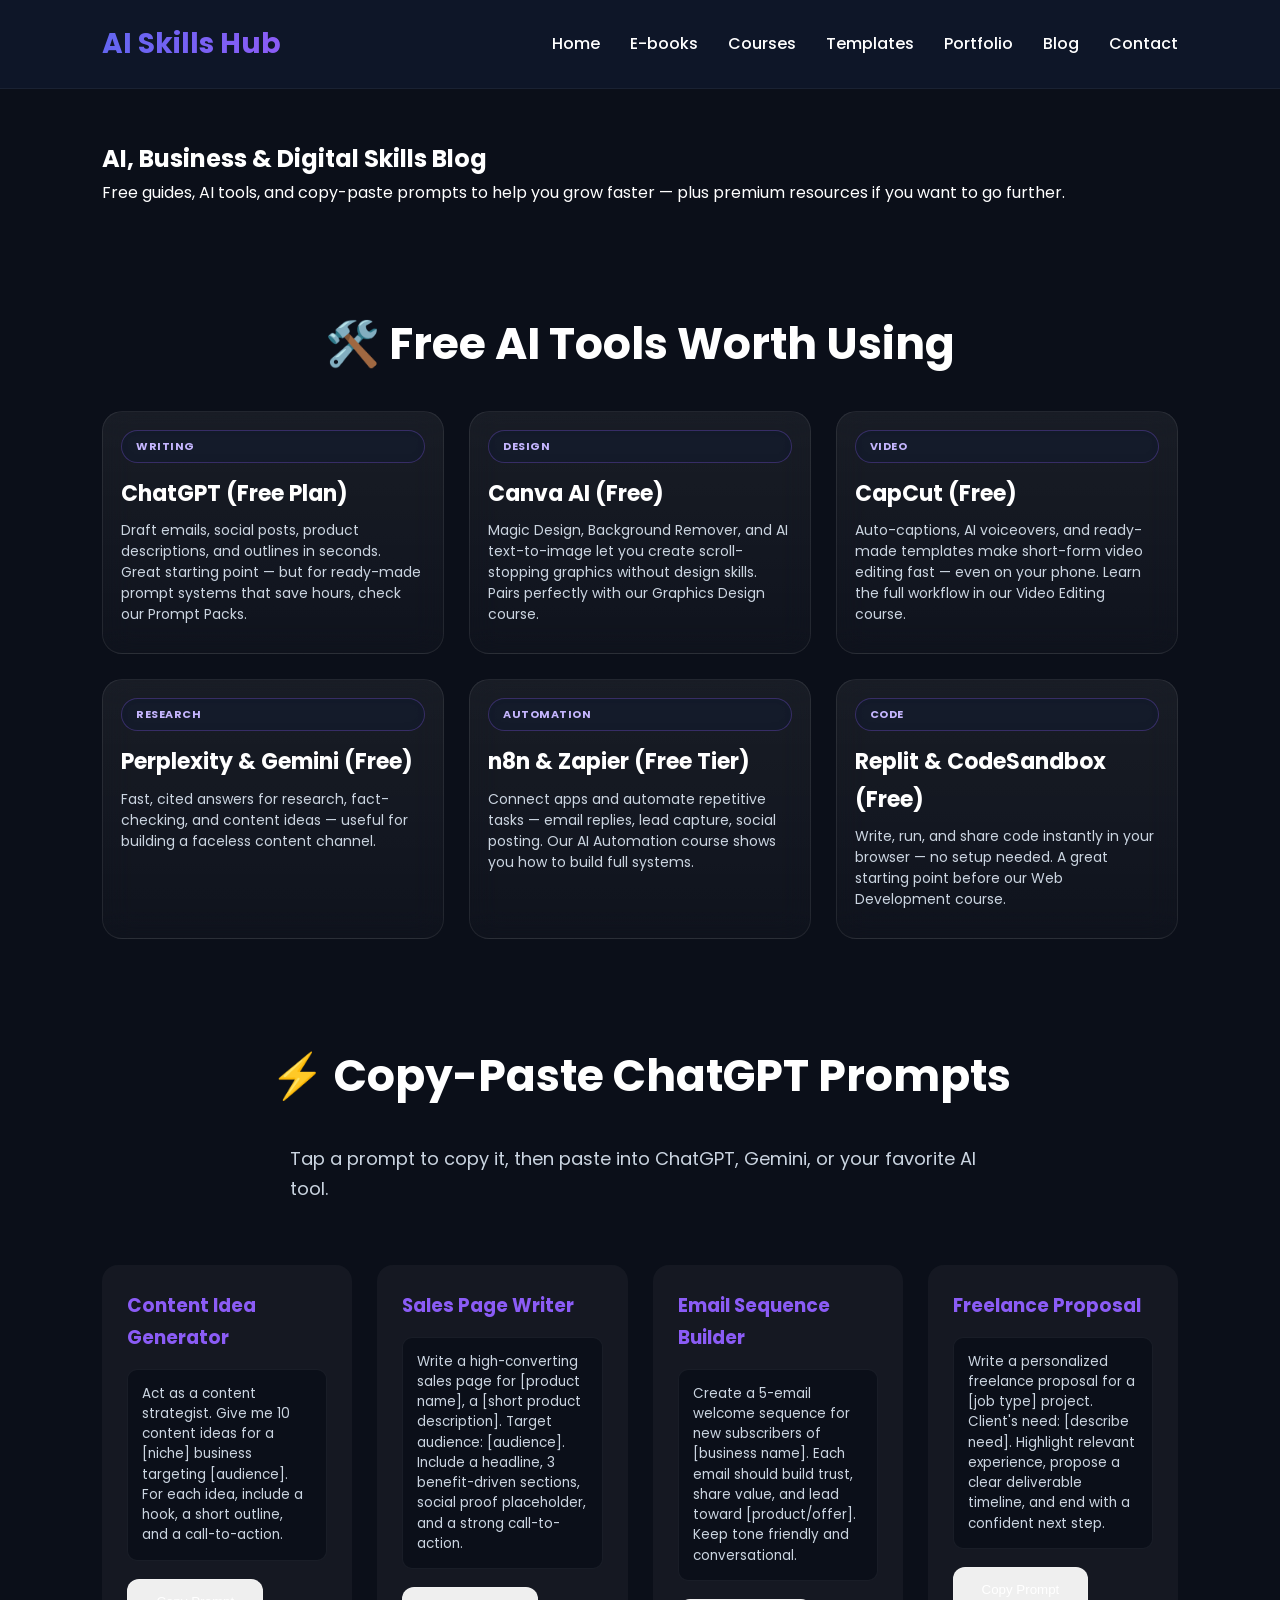
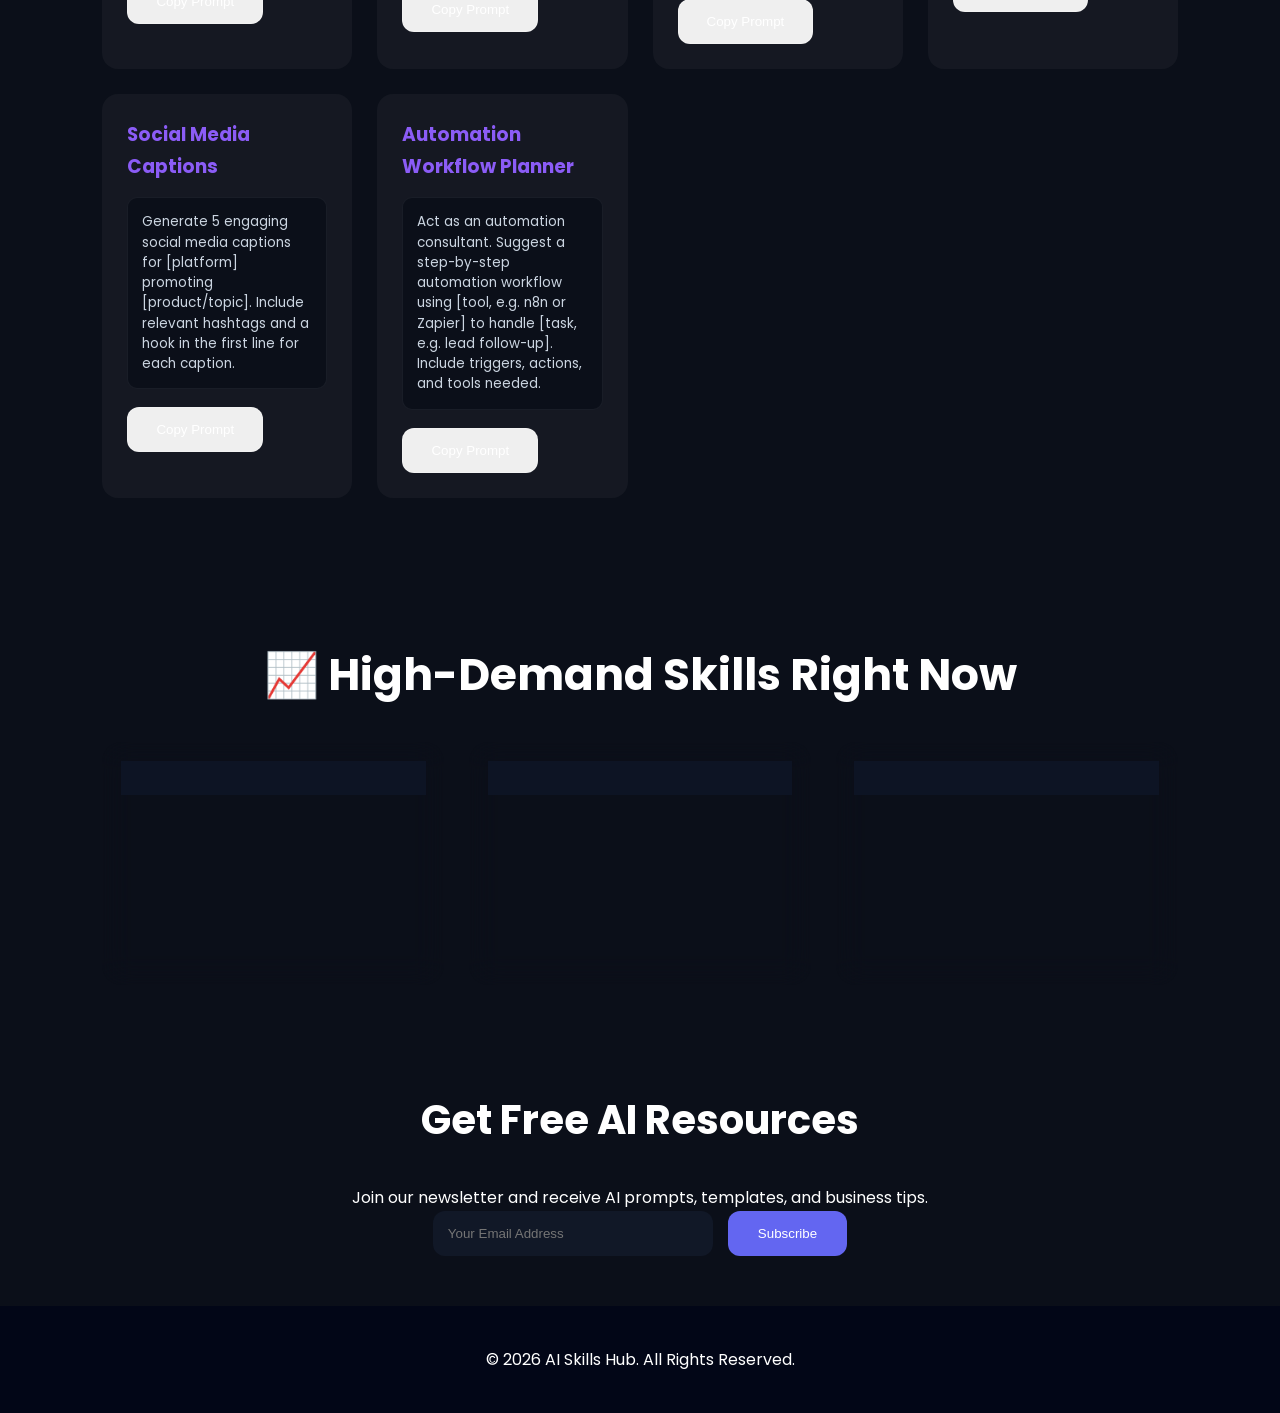
<file: digital/blog.html>
<!DOCTYPE html>
<html lang="en">
<head>

<meta charset="UTF-8">
<meta name="viewport" content="width=device-width, initial-scale=1.0">

<title>Blog | AI Skills Hub</title>

<link rel="stylesheet" href="css/style.css">

<link href="https://fonts.googleapis.com/css2?family=Poppins:wght@300;400;500;600;700;800&display=swap" rel="stylesheet">

</head>

<body>

<nav class="navbar">

<div class="logo">
AI Skills Hub
</div>

<ul class="nav-links">
<li><a href="index.html">Home</a></li>
<li><a href="ebooks.html">E-books</a></li>
<li><a href="courses.html">Courses</a></li>
<li><a href="templates.html">Templates</a></li>
<li><a href="portifolio.html">Portfolio</a></li>
<li><a href="blog.html">Blog</a></li>
<li><a href="contact.html">Contact</a></li>
</ul>

</nav>

<section class="page-hero">

<h1>AI, Business & Digital Skills Blog</h1>

<p>
Free guides, AI tools, and copy-paste prompts to help you grow faster — plus premium resources if you want to go further.
</p>

</section>

<!-- FREE AI TOOLS -->

<section class="products">

<h2 class="section-title">
🛠️ Free AI Tools Worth Using
</h2>

<div class="product-grid">

<div class="product-card">

<span class="product-tag">Writing</span>

<h3>ChatGPT (Free Plan)</h3>

<p>
Draft emails, social posts, product descriptions, and outlines in seconds. Great starting point — but for ready-made prompt systems that save hours, check our Prompt Packs.
</p>

</div>

<div class="product-card">

<span class="product-tag">Design</span>

<h3>Canva AI (Free)</h3>

<p>
Magic Design, Background Remover, and AI text-to-image let you create scroll-stopping graphics without design skills. Pairs perfectly with our Graphics Design course.
</p>

</div>

<div class="product-card">

<span class="product-tag">Video</span>

<h3>CapCut (Free)</h3>

<p>
Auto-captions, AI voiceovers, and ready-made templates make short-form video editing fast — even on your phone. Learn the full workflow in our Video Editing course.
</p>

</div>

<div class="product-card">

<span class="product-tag">Research</span>

<h3>Perplexity & Gemini (Free)</h3>

<p>
Fast, cited answers for research, fact-checking, and content ideas — useful for building a faceless content channel.
</p>

</div>

<div class="product-card">

<span class="product-tag">Automation</span>

<h3>n8n & Zapier (Free Tier)</h3>

<p>
Connect apps and automate repetitive tasks — email replies, lead capture, social posting. Our AI Automation course shows you how to build full systems.
</p>

</div>

<div class="product-card">

<span class="product-tag">Code</span>

<h3>Replit & CodeSandbox (Free)</h3>

<p>
Write, run, and share code instantly in your browser — no setup needed. A great starting point before our Web Development course.
</p>

</div>

</div>

</section>

<!-- COPY PASTE PROMPTS -->

<section class="products">

<h2 class="section-title">
⚡ Copy-Paste ChatGPT Prompts
</h2>

<p class="pricing-subtitle">
Tap a prompt to copy it, then paste into ChatGPT, Gemini, or your favorite AI tool.
</p>

<div class="prompt-grid">

<div class="prompt-card">
<h3>Content Idea Generator</h3>
<p id="prompt1">
Act as a content strategist. Give me 10 content ideas for a [niche] business targeting [audience]. For each idea, include a hook, a short outline, and a call-to-action.
</p>
<button class="btn-secondary" onclick="copyPrompt('prompt1')">Copy Prompt</button>
</div>

<div class="prompt-card">
<h3>Sales Page Writer</h3>
<p id="prompt2">
Write a high-converting sales page for [product name], a [short product description]. Target audience: [audience]. Include a headline, 3 benefit-driven sections, social proof placeholder, and a strong call-to-action.
</p>
<button class="btn-secondary" onclick="copyPrompt('prompt2')">Copy Prompt</button>
</div>

<div class="prompt-card">
<h3>Email Sequence Builder</h3>
<p id="prompt3">
Create a 5-email welcome sequence for new subscribers of [business name]. Each email should build trust, share value, and lead toward [product/offer]. Keep tone friendly and conversational.
</p>
<button class="btn-secondary" onclick="copyPrompt('prompt3')">Copy Prompt</button>
</div>

<div class="prompt-card">
<h3>Freelance Proposal</h3>
<p id="prompt4">
Write a personalized freelance proposal for a [job type] project. Client's need: [describe need]. Highlight relevant experience, propose a clear deliverable timeline, and end with a confident next step.
</p>
<button class="btn-secondary" onclick="copyPrompt('prompt4')">Copy Prompt</button>
</div>

<div class="prompt-card">
<h3>Social Media Captions</h3>
<p id="prompt5">
Generate 5 engaging social media captions for [platform] promoting [product/topic]. Include relevant hashtags and a hook in the first line for each caption.
</p>
<button class="btn-secondary" onclick="copyPrompt('prompt5')">Copy Prompt</button>
</div>

<div class="prompt-card">
<h3>Automation Workflow Planner</h3>
<p id="prompt6">
Act as an automation consultant. Suggest a step-by-step automation workflow using [tool, e.g. n8n or Zapier] to handle [task, e.g. lead follow-up]. Include triggers, actions, and tools needed.
</p>
<button class="btn-secondary" onclick="copyPrompt('prompt6')">Copy Prompt</button>
</div>

</div>

</section>

<!-- HIGH DEMAND SKILLS -->

<section class="products">

<h2 class="section-title">
📈 High-Demand Skills Right Now
</h2>

<div class="product-grid">

<div class="product-card">

<span class="product-tag">In Demand</span>

<h3>Prompt Engineering</h3>

<p>
Knowing how to write effective prompts is now a core skill for marketers, developers, and freelancers. Our AI Prompts & Workflow Mastery ebook covers frameworks used by professionals.
</p>

</div>

<div class="product-card">

<span class="product-tag">In Demand</span>

<h3>AI Automation</h3>

<p>
Businesses pay well for people who can automate workflows with tools like n8n, Make, and Zapier. Our AI Automation course walks through real business systems step by step.
</p>

</div>

<div class="product-card">

<span class="product-tag">In Demand</span>

<h3>Faceless Content Creation</h3>
<p>
Creators are building income using AI voiceovers and automation — no camera needed. Our Faceless Content Guide breaks down the full system.
</p>

</div>

</div>

</section>

<section class="newsletter">

<h2>Get Free AI Resources</h2>

<p>
Join our newsletter and receive AI prompts, templates, and business tips.
</p>

<form>

<input
type="email"
placeholder="Your Email Address">

<button>
Subscribe
</button>

</form>

</section>

<footer>

<p>
© 2026 AI Skills Hub. All Rights Reserved.
</p>

</footer>

<script>
function copyPrompt(id) {
  const text = document.getElementById(id).innerText.trim();
  navigator.clipboard.writeText(text).then(() => {
    const btn = document.getElementById(id).nextElementSibling;
    const original = btn.innerText;
    btn.innerText = "Copied!";
    setTimeout(() => { btn.innerText = original; }, 1500);
  });
}
</script>

</body>
</html>
</file>
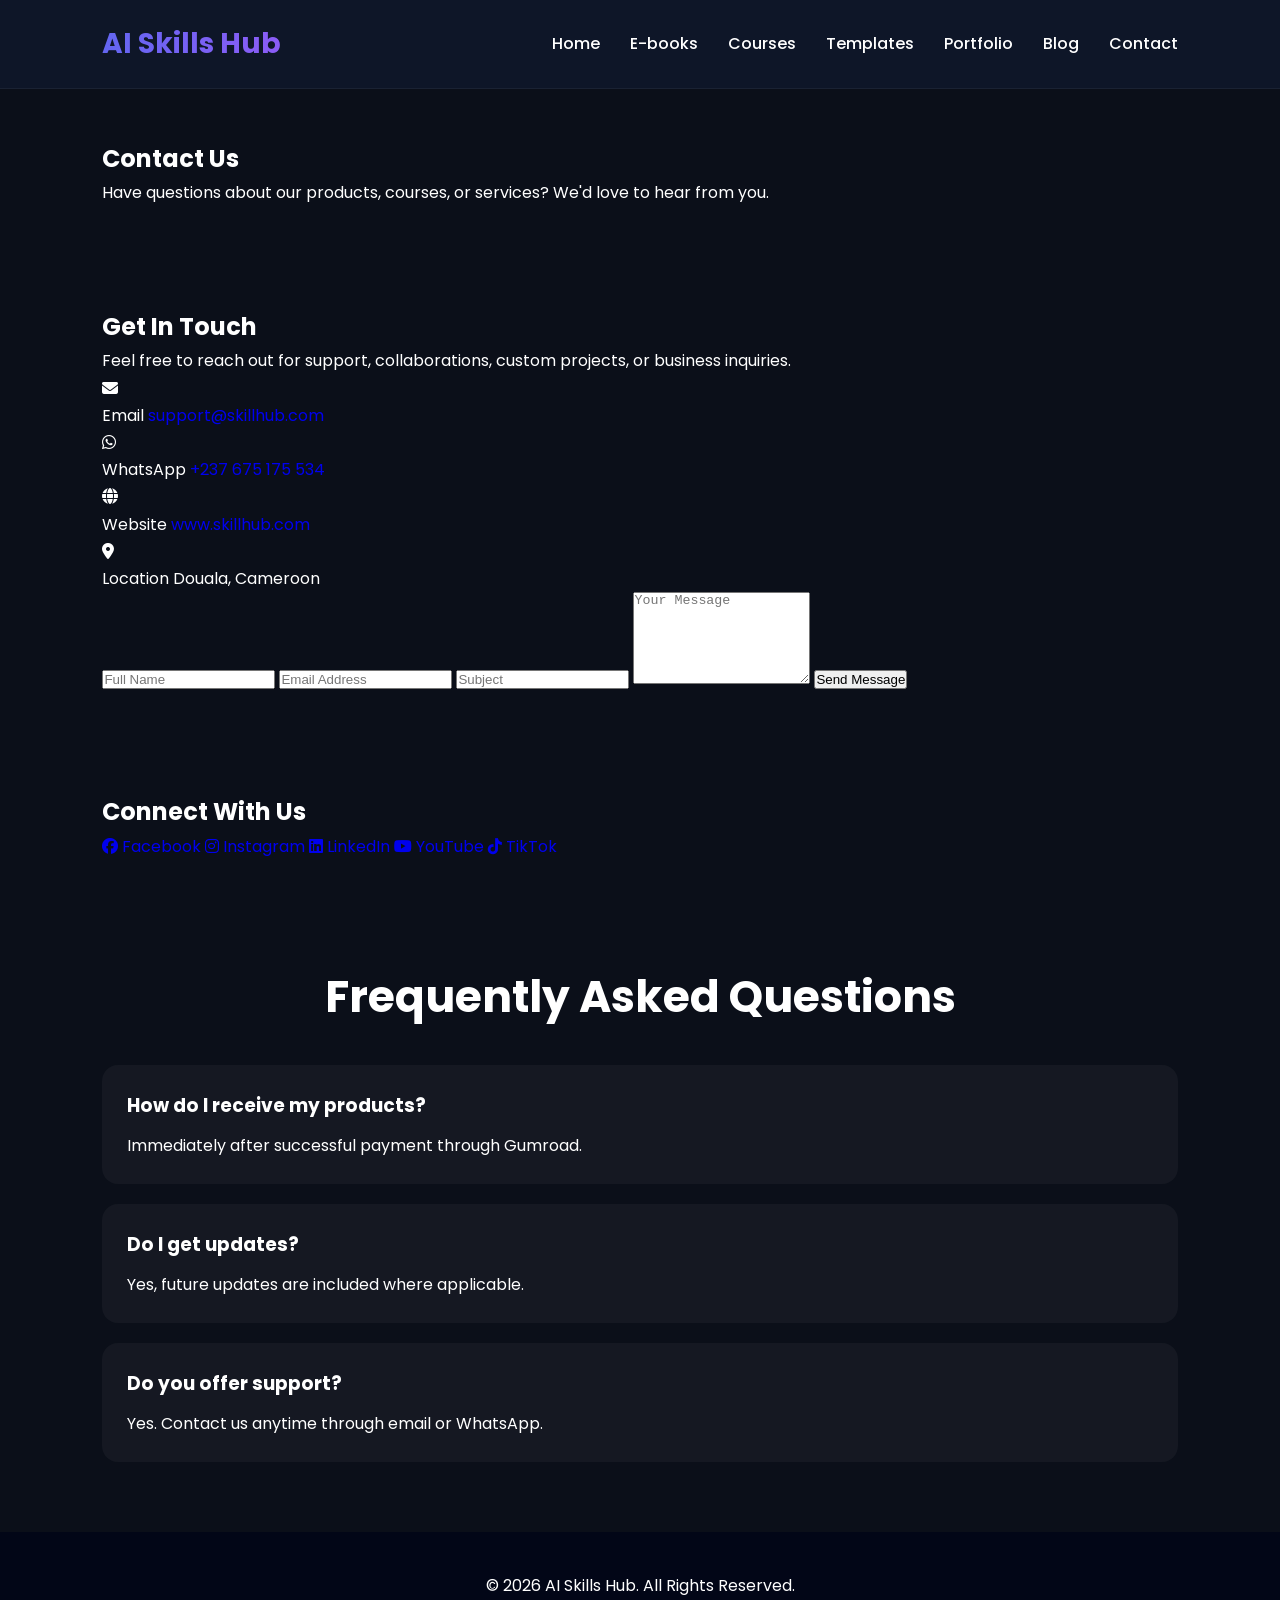
<file: digital/contact.html>
<!DOCTYPE html>
<html lang="en">
<head>

<meta charset="UTF-8">
<meta name="viewport" content="width=device-width, initial-scale=1.0">

<title>Contact Us | AI Skills Hub</title>

<link rel="stylesheet" href="css/style.css">

<link href="https://fonts.googleapis.com/css2?family=Poppins:wght@300;400;500;600;700;800&display=swap" rel="stylesheet">

<link rel="stylesheet"
href="https://cdnjs.cloudflare.com/ajax/libs/font-awesome/6.5.1/css/all.min.css">

</head>

<body>

<nav class="navbar">

<div class="logo">
AI Skills Hub
</div>

<ul class="nav-links">
<li><a href="index.html">Home</a></li>
<li><a href="ebooks.html">E-books</a></li>
<li><a href="courses.html">Courses</a></li>
<li><a href="templates.html">Templates</a></li>
<li><a href="portifolio.html">Portfolio</a></li>
<li><a href="blog.html">Blog</a></li>
<li><a href="contact.html" class="active">Contact</a></li>
</ul>

</nav>

<section class="page-hero">

<h1>Contact Us</h1>

<p>
Have questions about our products, courses, or services? We'd love to hear from you.
</p>

</section>

<section class="contact-section">

<div class="contact-container">

<div class="contact-info">

<h2>Get In Touch</h2>

<p>
Feel free to reach out for support, collaborations, custom projects, or business inquiries.
</p>

<div class="contact-item">
<i class="fa-solid fa-envelope"></i>
<div class="contact-text">
<span class="contact-label">Email</span>
<a href="mailto:skillhub372@gmail.com">support@skillhub.com</a>
</div>
</div>

<div class="contact-item">
<i class="fa-brands fa-whatsapp"></i>
<div class="contact-text">
<span class="contact-label">WhatsApp</span>
<a href="https://wa.me/237675175534" target="_blank" rel="noopener">+237 675 175 534</a>
</div>
</div>

<div class="contact-item">
<i class="fa-solid fa-globe"></i>
<div class="contact-text">
<span class="contact-label">Website</span>
<a href="https://skillhub-i9l4.vercel.app/" target="_blank" rel="noopener">www.skillhub.com</a>
</div>
</div>

<div class="contact-item">
<i class="fa-solid fa-location-dot"></i>
<div class="contact-text">
<span class="contact-label">Location</span>
<span>Douala, Cameroon</span>
</div>
</div>

</div>

<div class="contact-form">

<form>

<input
type="text"
name="fullname"
placeholder="Full Name"
required>

<input
type="email"
name="email"
placeholder="Email Address"
required>

<input
type="text"
name="subject"
placeholder="Subject"
required>

<textarea
name="message"
rows="6"
placeholder="Your Message"
required></textarea>

<button type="submit">
Send Message
</button>

</form>

</div>

</div>

</section>

<section class="social-section">

<h2>Connect With Us</h2>

<div class="social-links">

<a href="#" target="_blank" rel="noopener">
<i class="fab fa-facebook"></i>
Facebook
</a>

<a href="#" target="_blank" rel="noopener">
<i class="fab fa-instagram"></i>
Instagram
</a>

<a href="#" target="_blank" rel="noopener">
<i class="fab fa-linkedin"></i>
LinkedIn
</a>

<a href="#" target="_blank" rel="noopener">
<i class="fab fa-youtube"></i>
YouTube
</a>

<a href="#" target="_blank" rel="noopener">
<i class="fab fa-tiktok"></i>
TikTok
</a>

</div>

</section>

<section class="faq">

<h2>Frequently Asked Questions</h2>

<div class="faq-item">

<h3>How do I receive my products?</h3>

<p>
Immediately after successful payment through Gumroad.
</p>

</div>

<div class="faq-item">

<h3>Do I get updates?</h3>

<p>
Yes, future updates are included where applicable.
</p>

</div>

<div class="faq-item">

<h3>Do you offer support?</h3>

<p>
Yes. Contact us anytime through email or WhatsApp.
</p>

</div>

</section>

<footer>

<p>
© 2026 AI Skills Hub. All Rights Reserved.
</p>

</footer>

<script src="js/main.js"></script>

</body>
</html>
</file>
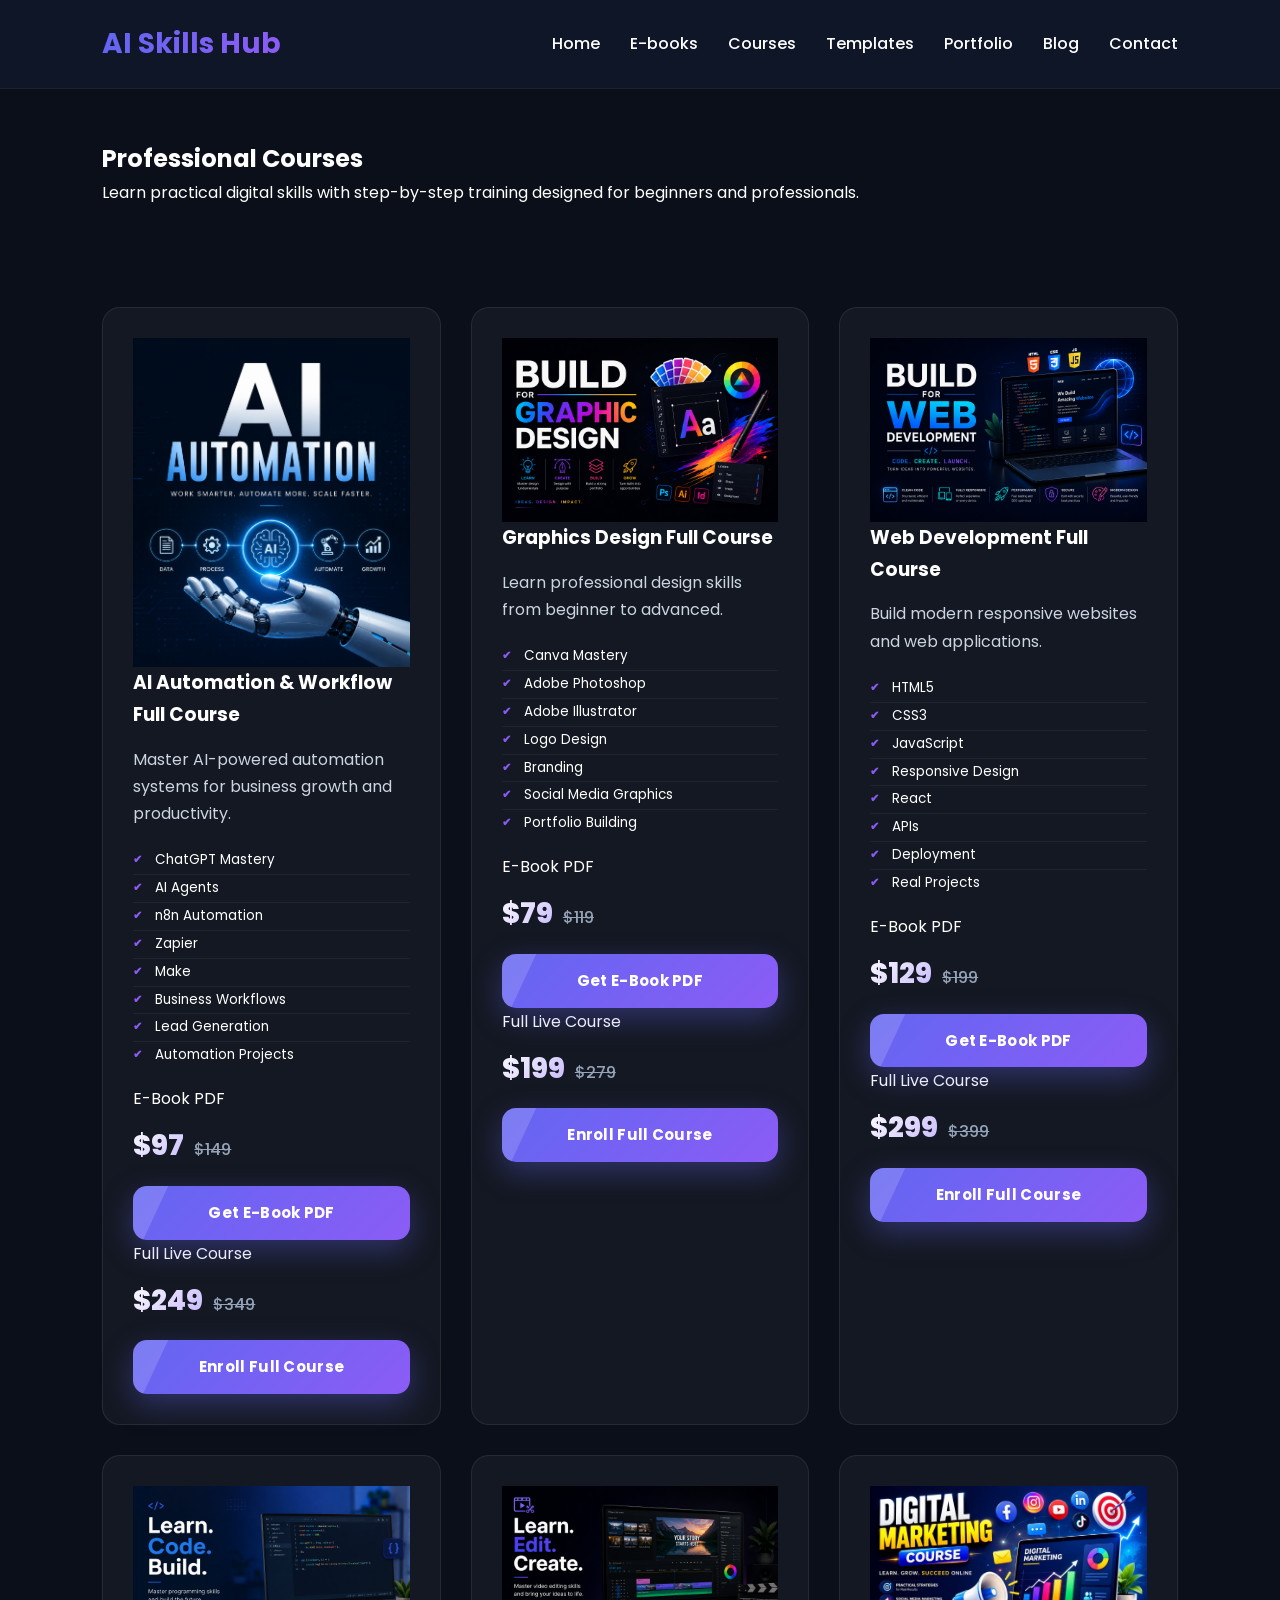
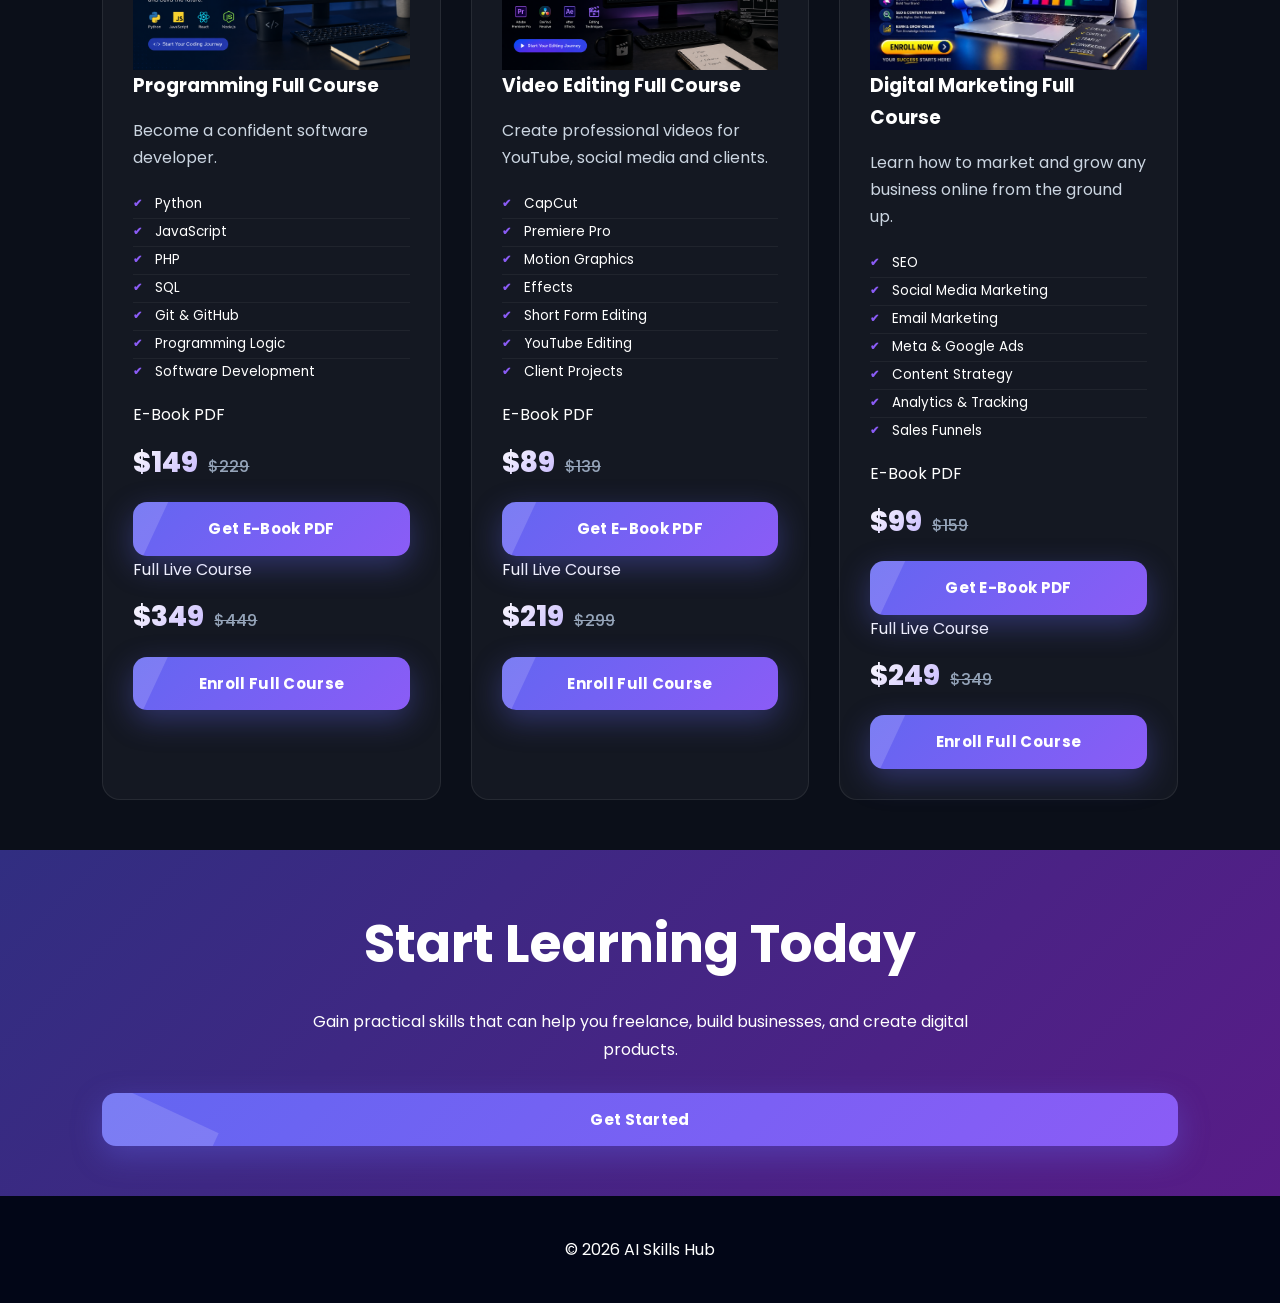
<file: digital/courses.html>
<!DOCTYPE html>
<html lang="en">
<head>

<meta charset="UTF-8">
<meta name="viewport" content="width=device-width, initial-scale=1.0">

<title>Courses | AI Skills Hub</title>

<link rel="stylesheet" href="css/style.css">

<link href="https://fonts.googleapis.com/css2?family=Poppins:wght@300;400;500;600;700;800&display=swap" rel="stylesheet">

</head>

<body>

<nav class="navbar">

<div class="logo">
AI Skills Hub
</div>

<ul class="nav-links">

<li><a href="index.html">Home</a></li>
<li><a href="ebooks.html">E-books</a></li>
<li><a href="courses.html">Courses</a></li>
<li><a href="templates.html">Templates</a></li>
<li><a href="portifolio.html">Portfolio</a></li>
<li><a href="blog.html">Blog</a></li>
<li><a href="contact.html">Contact</a></li>

</ul>

</nav>

<section class="page-hero">

<h1>Professional Courses</h1>

<p>
Learn practical digital skills with step-by-step training designed for beginners and professionals.
</p>

</section>

<section class="courses">

<div class="course-grid">

<!-- COURSE 1 -->

<div class="course-card">

<img src="images/ebook6.png" alt="AI Course">

<h3>AI Automation & Workflow Full Course</h3>

<p>
Master AI-powered automation systems for business growth and productivity.
</p>

<ul>
<li>ChatGPT Mastery</li>
<li>AI Agents</li>
<li>n8n Automation</li>
<li>Zapier</li>
<li>Make</li>
<li>Business Workflows</li>
<li>Lead Generation</li>
<li>Automation Projects</li>
</ul>

<div class="course-option">

<div class="option-label">E-Book PDF</div>

<div class="product-price">
<span class="current">$97</span>
<span class="original">$149</span>
</div>

<a href="contact.html"
class="enroll-btn">
Get E-Book PDF
</a>

</div>

<div class="course-option">

<div class="option-label">Full Live Course</div>

<div class="product-price">
<span class="current">$249</span>
<span class="original">$349</span>
</div>

<a href="contact.html"
class="btn-secondary">
Enroll Full Course
</a>

</div>

</div>

<!-- COURSE 2 -->

<div class="course-card">

<img src="images/course-design.png" alt="Graphics Design">

<h3>Graphics Design Full Course</h3>

<p>
Learn professional design skills from beginner to advanced.
</p>

<ul>
<li>Canva Mastery</li>
<li>Adobe Photoshop</li>
<li>Adobe Illustrator</li>
<li>Logo Design</li>
<li>Branding</li>
<li>Social Media Graphics</li>
<li>Portfolio Building</li>
</ul>

<div class="course-option">

<div class="option-label">E-Book PDF</div>

<div class="product-price">
<span class="current">$79</span>
<span class="original">$119</span>
</div>

<a href="contact.html"
class="enroll-btn">
Get E-Book PDF
</a>

</div>

<div class="course-option">

<div class="option-label">Full Live Course</div>

<div class="product-price">
<span class="current">$199</span>
<span class="original">$279</span>
</div>

<a href="contact.html"
class="btn-secondary">
Enroll Full Course
</a>

</div>

</div>

<!-- COURSE 3 -->

<div class="course-card">

<img src="images/course-webdev.png" alt="Web Development">

<h3>Web Development Full Course</h3>

<p>
Build modern responsive websites and web applications.
</p>

<ul>
<li>HTML5</li>
<li>CSS3</li>
<li>JavaScript</li>
<li>Responsive Design</li>
<li>React</li>
<li>APIs</li>
<li>Deployment</li>
<li>Real Projects</li>
</ul>

<div class="course-option">

<div class="option-label">E-Book PDF</div>

<div class="product-price">
<span class="current">$129</span>
<span class="original">$199</span>
</div>

<a href="contact.html"
class="enroll-btn">
Get E-Book PDF
</a>

</div>

<div class="course-option">

<div class="option-label">Full Live Course</div>

<div class="product-price">
<span class="current">$299</span>
<span class="original">$399</span>
</div>

<a href="contact.html"
class="btn-secondary">
Enroll Full Course
</a>

</div>

</div>

<!-- COURSE 4 -->

<div class="course-card">

<img src="images/course-programming.png" alt="Programming">

<h3>Programming Full Course</h3>

<p>
Become a confident software developer.
</p>

<ul>
<li>Python</li>
<li>JavaScript</li>
<li>PHP</li>
<li>SQL</li>
<li>Git & GitHub</li>
<li>Programming Logic</li>
<li>Software Development</li>
</ul>

<div class="course-option">

<div class="option-label">E-Book PDF</div>

<div class="product-price">
<span class="current">$149</span>
<span class="original">$229</span>
</div>

<a href="contact.html"
class="enroll-btn">
Get E-Book PDF
</a>

</div>

<div class="course-option">

<div class="option-label">Full Live Course</div>

<div class="product-price">
<span class="current">$349</span>
<span class="original">$449</span>
</div>

<a href="contact.html"
class="btn-secondary">
Enroll Full Course
</a>

</div>

</div>

<!-- COURSE 5 -->

<div class="course-card">

<img src="images/course-video.png" alt="Video Editing">

<h3>Video Editing Full Course</h3>

<p>
Create professional videos for YouTube, social media and clients.
</p>

<ul>
<li>CapCut</li>
<li>Premiere Pro</li>
<li>Motion Graphics</li>
<li>Effects</li>
<li>Short Form Editing</li>
<li>YouTube Editing</li>
<li>Client Projects</li>
</ul>

<div class="course-option">

<div class="option-label">E-Book PDF</div>

<div class="product-price">
<span class="current">$89</span>
<span class="original">$139</span>
</div>

<a href="contact.html"
class="enroll-btn">
Get E-Book PDF
</a>

</div>

<div class="course-option">

<div class="option-label">Full Live Course</div>

<div class="product-price">
<span class="current">$219</span>
<span class="original">$299</span>
</div>

<a href="contact.html"
class="btn-secondary">
Enroll Full Course
</a>

</div>

</div>

<!-- COURSE 6 -->

<div class="course-card">

<img src="images/course-digital-marketing.jpg" alt="Digital Marketing">

<h3>Digital Marketing Full Course</h3>

<p>
Learn how to market and grow any business online from the ground up.
</p>

<ul>
<li>SEO</li>
<li>Social Media Marketing</li>
<li>Email Marketing</li>
<li>Meta & Google Ads</li>
<li>Content Strategy</li>
<li>Analytics & Tracking</li>
<li>Sales Funnels</li>
</ul>

<div class="course-option">

<div class="option-label">E-Book PDF</div>

<div class="product-price">
<span class="current">$99</span>
<span class="original">$159</span>
</div>

<a href="contact.html"
class="enroll-btn">
Get E-Book PDF
</a>

</div>

<div class="course-option">

<div class="option-label">Full Live Course</div>

<div class="product-price">
<span class="current">$249</span>
<span class="original">$349</span>
</div>

<a href="contact.html"
class="btn-secondary">
Enroll Full Course
</a>

</div>

</div>

</div>

</section>

<section class="final-cta">

<h2>
Start Learning Today
</h2>

<p>
Gain practical skills that can help you freelance, build businesses, and create digital products.
</p>

<a href="contact.html"
class="btn-primary">
Get Started
</a>

</section>

<footer>

<p>
© 2026 AI Skills Hub
</p>

</footer>

</body>
</html>
</file>
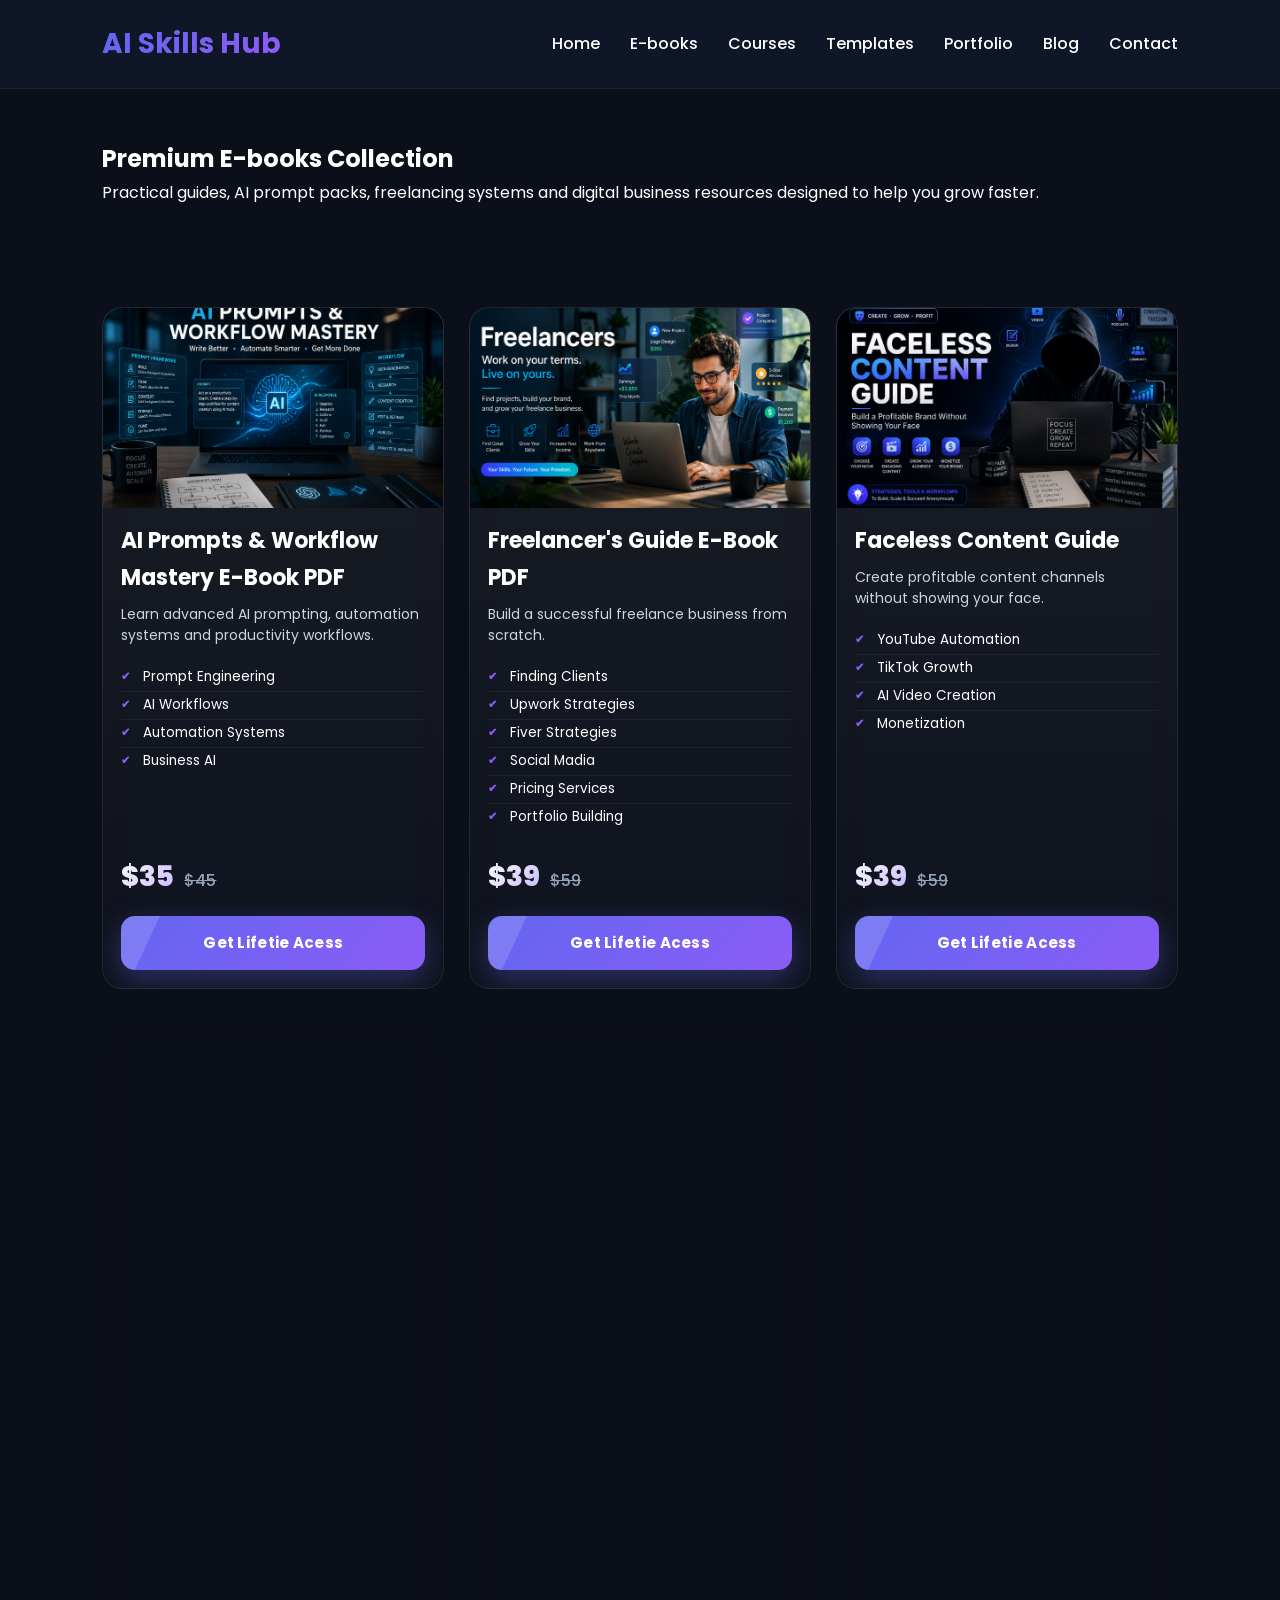
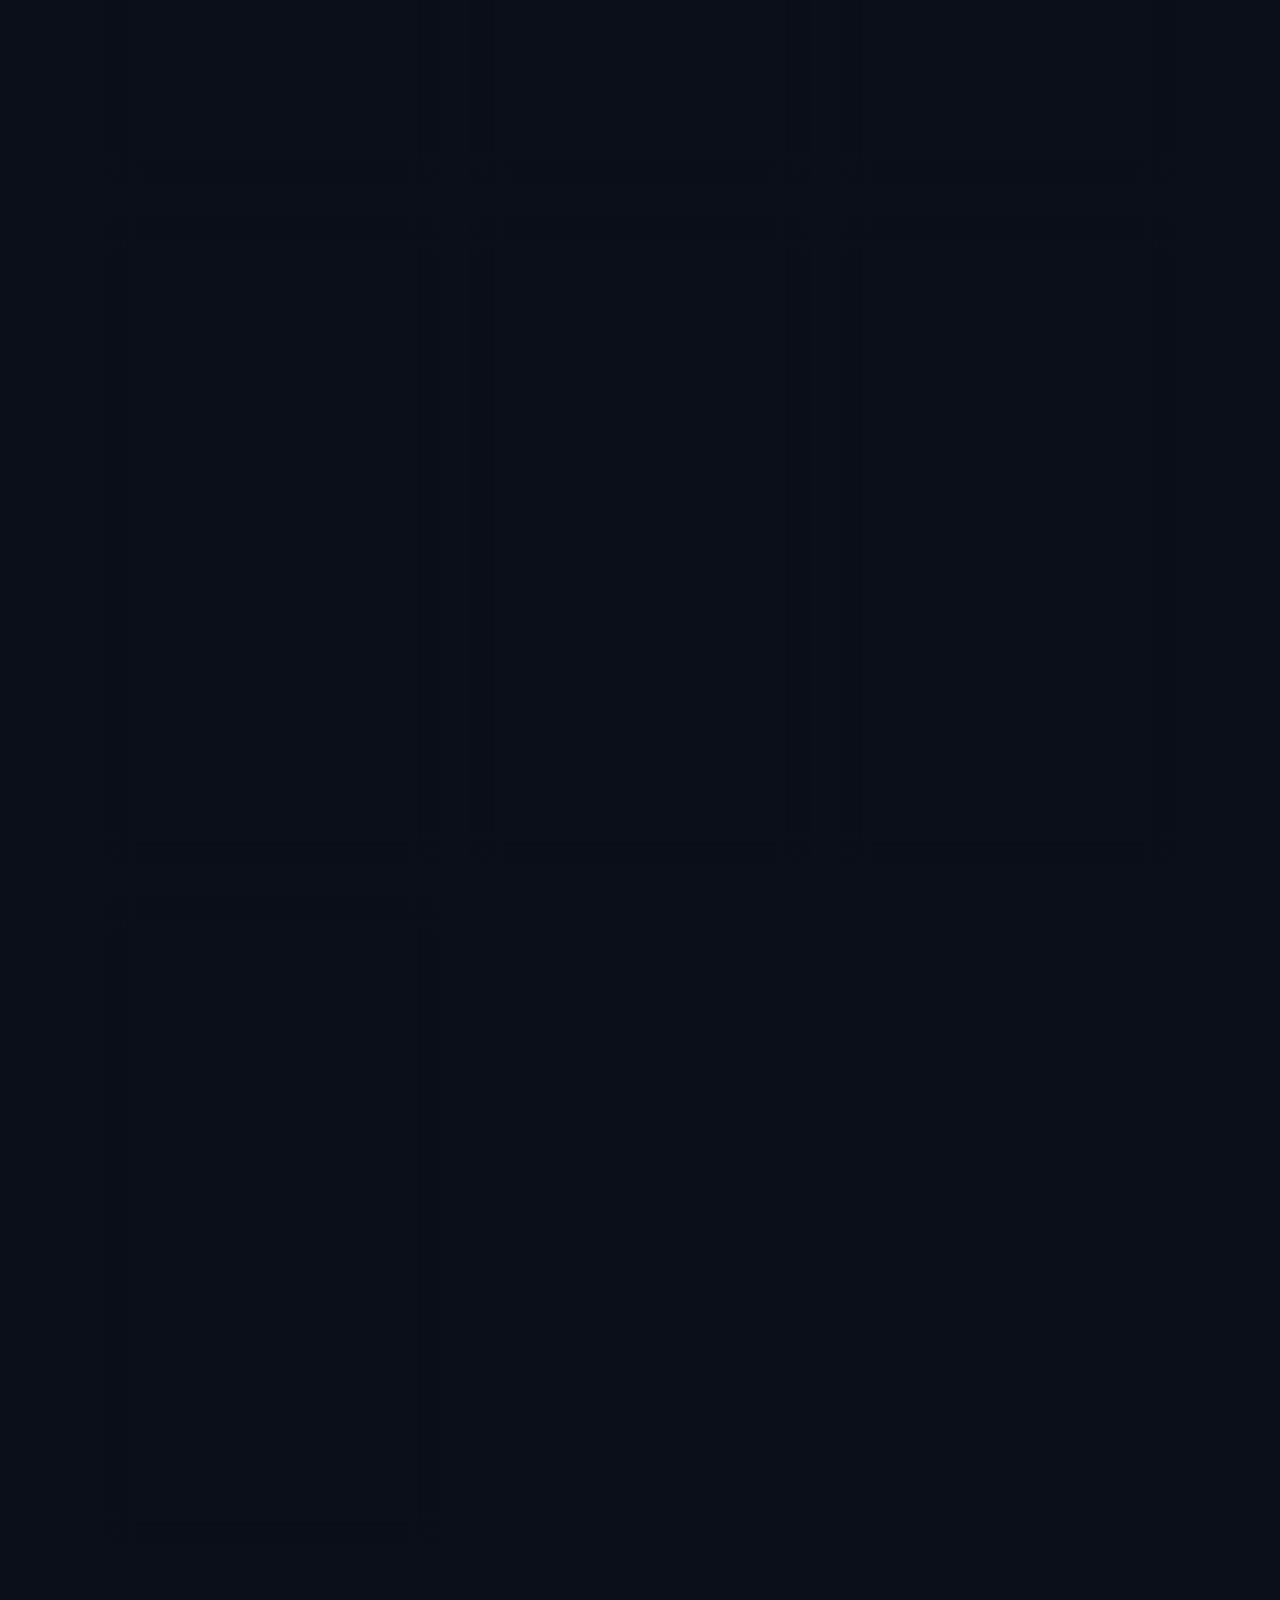
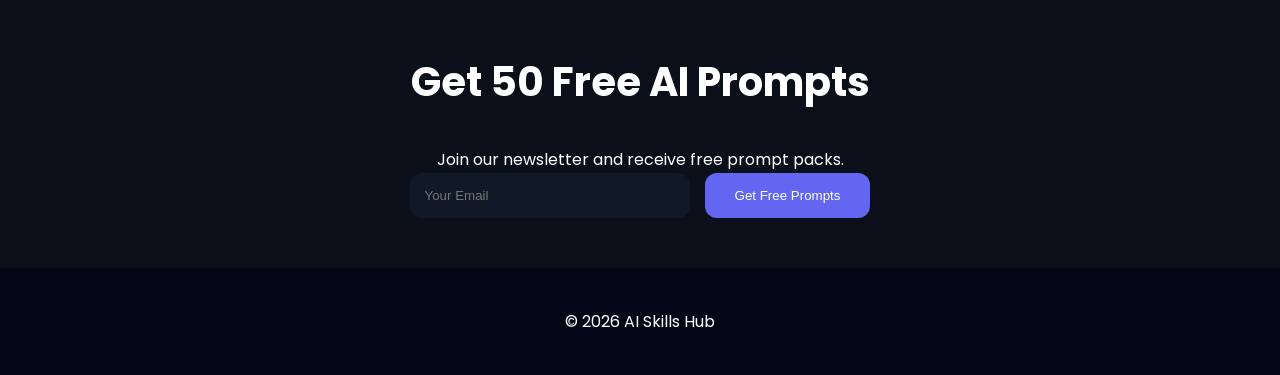
<file: digital/ebooks.html>
<!DOCTYPE html>
<html lang="en">
<head>

<meta charset="UTF-8">
<meta name="viewport" content="width=device-width, initial-scale=1.0">

<title>E-books | AI Skills Hub</title>

<link rel="stylesheet" href="css/style.css">

<link href="https://fonts.googleapis.com/css2?family=Poppins:wght@300;400;500;600;700;800&display=swap" rel="stylesheet">

</head>

<body>

<nav class="navbar">

<div class="logo">
AI Skills Hub
</div>

<ul class="nav-links">

<li><a href="index.html">Home</a></li>
<li><a href="ebooks.html">E-books</a></li>
<li><a href="courses.html">Courses</a></li>
<li><a href="templates.html">Templates</a></li>
<li><a href="portifolio.html">Portfolio</a></li>
<li><a href="blog.html">Blog</a></li>
<li><a href="contact.html">Contact</a></li>

</ul>

</nav>

<section class="page-hero">

<h1>Premium E-books Collection</h1>

<p>
Practical guides, AI prompt packs, freelancing systems and digital business resources designed to help you grow faster.
</p>

</section>

<section class="products">

<div class="product-grid">

<!-- AI PROMPTS -->

<div class="product-card">

<div class="product-img-wrap">
<img src="images/ebook1.png" alt="AI Prompts & Workflow Mastery">
</div>

<h3>AI Prompts & Workflow Mastery E-Book PDF</h3>

<p>
Learn advanced AI prompting, automation systems and productivity workflows.
</p>

<ul>
<li>Prompt Engineering</li>
<li>AI Workflows</li>
<li>Automation Systems</li>
<li>Business AI</li>
</ul>

<div class="product-price">
<span class="current">$35</span>
<span class="original">$45</span>
</div>

<a href="contact.html"
class="buy-btn">
Get Lifetie Acess
</a>

</div>

<!-- FREELANCER -->

<div class="product-card">

<div class="product-img-wrap">
<img src="images/ebook-freelancer.png" alt="Freelancer's Guide">
</div>

<h3>Freelancer's Guide E-Book PDF</h3>

<p>
Build a successful freelance business from scratch.
</p>

<ul>
<li>Finding Clients</li>
<li>Upwork Strategies</li>
<li>Fiver Strategies</li>
<li>Social Madia</li>
<li>Pricing Services</li>
<li>Portfolio Building</li>
</ul>

<div class="product-price">
<span class="current">$39</span>
<span class="original">$59</span>
</div>

<a href="contact.html"
class="buy-btn">
Get Lifetie Acess
</a>

</div>

<!-- FACELESS -->

<div class="product-card">

<div class="product-img-wrap">
<img src="images/ebook-faceless.png" alt="Faceless Content Guide">
</div>

<h3>Faceless Content Guide</h3>

<p>
Create profitable content channels without showing your face.
</p>

<ul>
<li>YouTube Automation</li>
<li>TikTok Growth</li>
<li>AI Video Creation</li>
<li>Monetization</li>
</ul>

<div class="product-price">
<span class="current">$39</span>
<span class="original">$59</span>
</div>

<a href="contact.html"
class="buy-btn">
Get Lifetie Acess
</a>

</div>

<!-- PROMPTS COLLECTION -->

<div class="product-card">

<div class="product-img-wrap">
<img src="images/ebook1.png" alt="Powerful AI Prompts Collection">
</div>

<h3>Powerful & Professional AI Prompts Collection E-Book PDF</h3>

<p>
A massive collection of prompts for multiple industries.
</p>

<ul>
<li>AI & Tech</li>
<li>Finance</li>
<li>Posts</li>
<li>Facelace Content</li>
<li>Digital Marketing</li>
<li>Freelancing</li>
<li>Canva + ChatGPT + claude</li>
<li>Advanced Prompt Frameworks</li>
</ul>

<div class="product-price">
<span class="current">$39</span>
<span class="original">$49</span>
</div>

<a href="contact.html"
class="buy-btn">
Get Lifetime Acess
</a>

</div>

<!-- CONTENT POSTING -->

<div class="product-card">

<div class="product-img-wrap">
<img src="images/ebook5.png" alt="Content Posting Guide">
</div>

<h3>Content Posting Guide E-Book PDF</h3>

<p>
Master content creation and audience growth.
</p>

<ul>
<li>Content Calendars</li>
<li>Posting Strategies</li>
<li>Growth Systems</li>
<li>Monetization</li>
</ul>

<div class="product-price">
<span class="current">$29</span>
<span class="original">$49</span>
</div>

<a href="contact.html"
class="buy-btn">
Get Lifetime Acess
</a>

</div>

<!-- AI AUTOMATION -->

<div class="product-card">

<div class="product-img-wrap">
<img src="images/ebook6.png" alt="AI Automation Guide">
</div>

<h3>AI Automation Guide E-Book PDF</h3>

<p>
Business Growth With AI.
</p>

<ul>
<li>n8n</li>
<li>Make</li>
<li>Zapier</li>
<li>Lead Generation</li>
<li>Business Systems</li>
</ul>

<div class="product-price">
<span class="current">$39</span>
<span class="original">$59</span>
</div>

<a href="contact.html"
class="buy-btn">
Get Lifetime Acess
</a>

</div>

<!-- AI TECH -->

<div class="product-card">

<div class="product-img-wrap">
<img src="images/ebook7.png" alt="AI & Tech Master Guide">
</div>

<h3>AI & Tech Master Guide E-book PDF</h3>

<p>
Modern AI, software and digital entrepreneurship.
</p>

<ul>
<li>Artificial Intelligence</li>
<li>Software Development</li>
<li>Automation Tools</li>
<li>Future Tech Trends</li>
</ul>

<div class="product-price">
<span class="current">$39</span>
<span class="original">$59</span>
</div>

<a href="YOUR_GUMROAD_LINK"
class="buy-btn">
Get Lifetime Acess
</a>

</div>

<!-- YOUTUBE AUTOMATION -->

<div class="product-card">

<div class="product-img-wrap">
<img src="images/youtube.jpg" alt="YouTube Automation Guide">
</div>

<h3>YouTube Automation E-Book PDF</h3>

<p>
Build and scale a faceless YouTube channel into a passive income business.
</p>

<ul>
<li>Channel Setup</li>
<li>Niche Research</li>
<li>Scriptwriting with AI</li>
<li>Outsourcing & Editing</li>
<li>Monetization Strategies</li>
</ul>

<div class="product-price">
<span class="current">$42</span>
<span class="original">$69</span>
</div>

<a href="contact.html"
class="buy-btn">
Get Lifetime Acess
</a>

</div>

<!-- LIFE GROWTH -->

<div class="product-card">

<div class="product-img-wrap">
<img src="images/lifegrowth.jpg" alt="Life Growth Guide">
</div>

<h3>Life Growth Guide E-Book PDF</h3>

<p>
Practical systems to build better habits, mindset and personal growth.
</p>

<ul>
<li>Goal Setting</li>
<li>Habit Building</li>
<li>Mindset Shifts</li>
<li>Productivity Systems</li>
<li>Discipline & Consistency</li>
</ul>

<div class="product-price">
<span class="current">$25</span>
<span class="original">$45</span>
</div>

<a href="contact.html"
class="buy-btn">
Get Lifetime Acess
</a>

</div>

<!-- DIGITAL MARKETING -->

<div class="product-card">

<div class="product-img-wrap">
<img src="images/ebook-digital-marketing.jpg" alt="Digital Marketing Guide">
</div>

<h3>Digital Marketing Guide E-Book PDF</h3>

<p>
Master modern digital marketing strategies to grow any brand or business.
</p>

<ul>
<li>SEO Strategies</li>
<li>Social Media Marketing</li>
<li>Email Marketing</li>
<li>Paid Ads (Meta & Google)</li>
<li>Branding & Funnels</li>
</ul>

<div class="product-price">
<span class="current">$35</span>
<span class="original">$59</span>
</div>

<a href="contact.html"
class="buy-btn">
Get Lifetime Acess
</a>

</div>

</div>

</section>

<section class="newsletter">

<h2>
Get 50 Free AI Prompts
</h2>

<p>
Join our newsletter and receive free prompt packs.
</p>

<form>

<input
type="email"
placeholder="Your Email">

<button>
Get Free Prompts
</button>

</form>

</section>

<footer>

<p>
© 2026 AI Skills Hub
</p>

</footer>

</body>
</html>
</file>
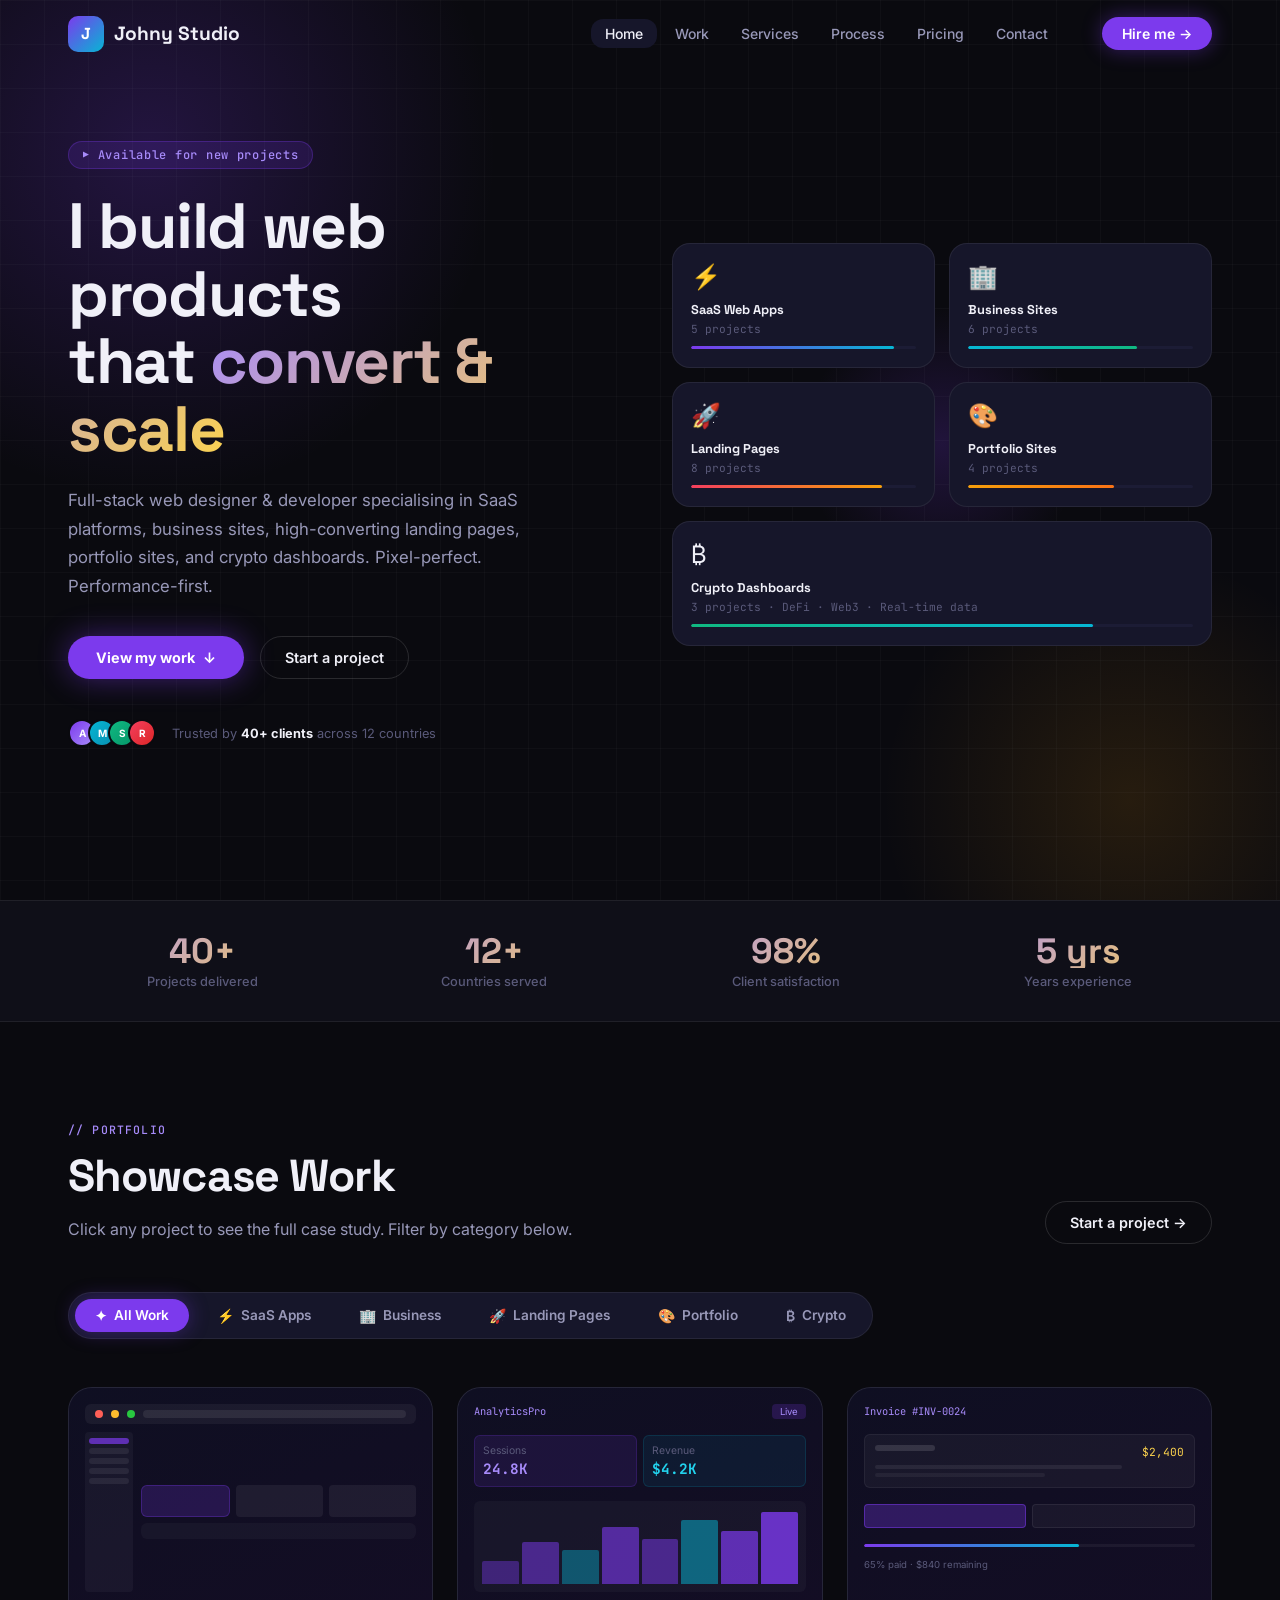
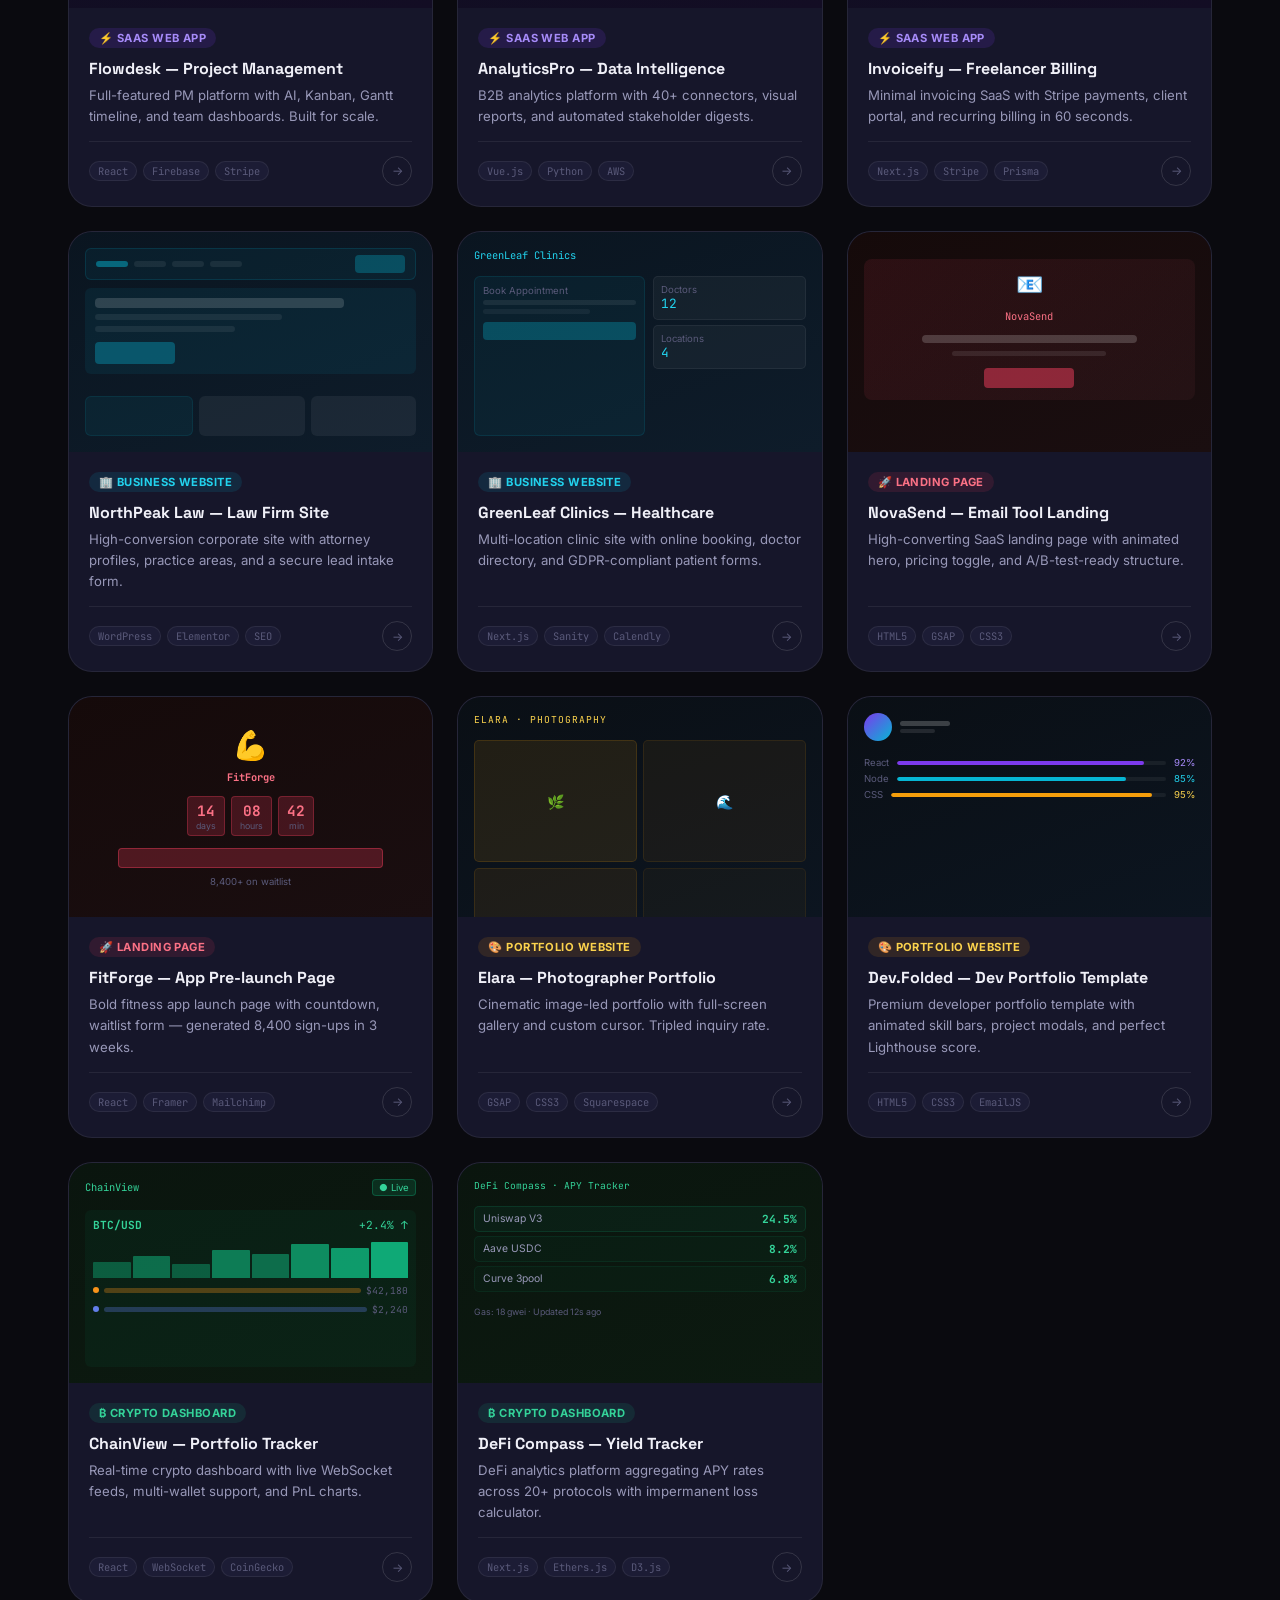
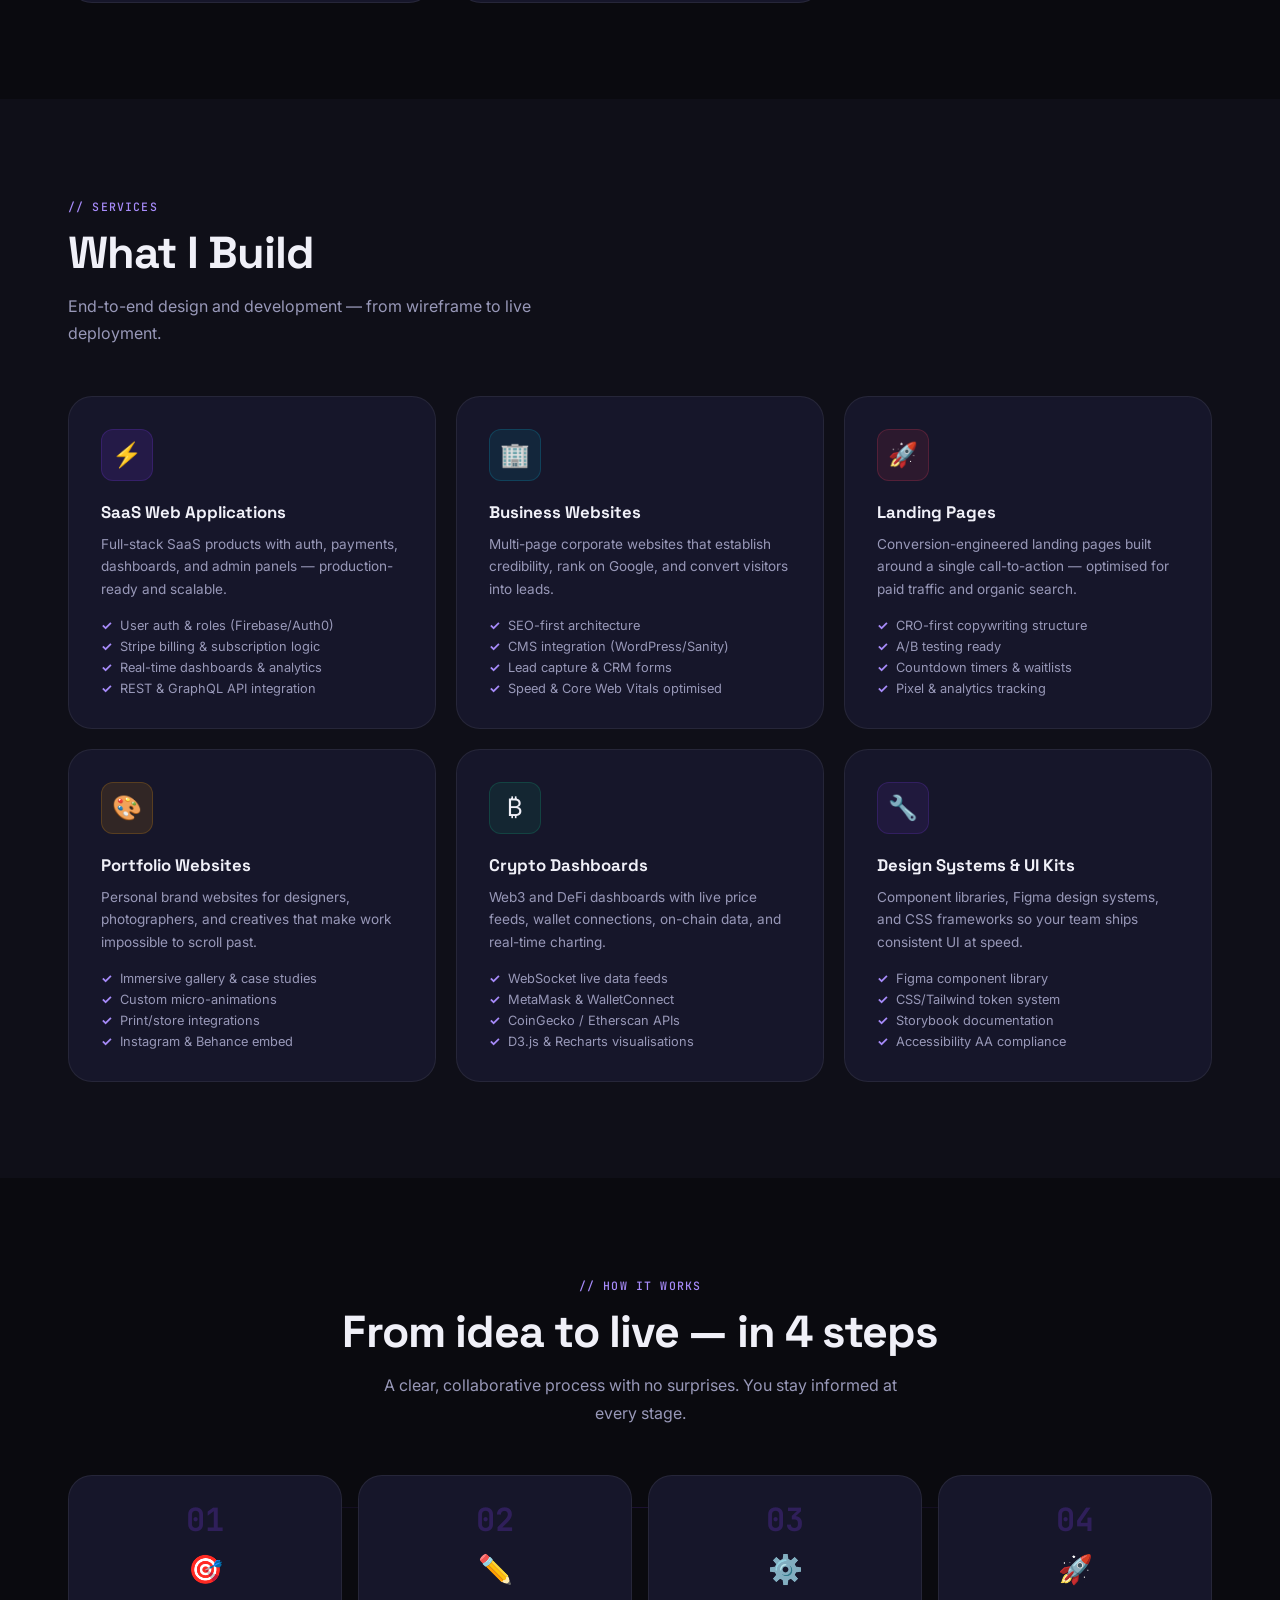
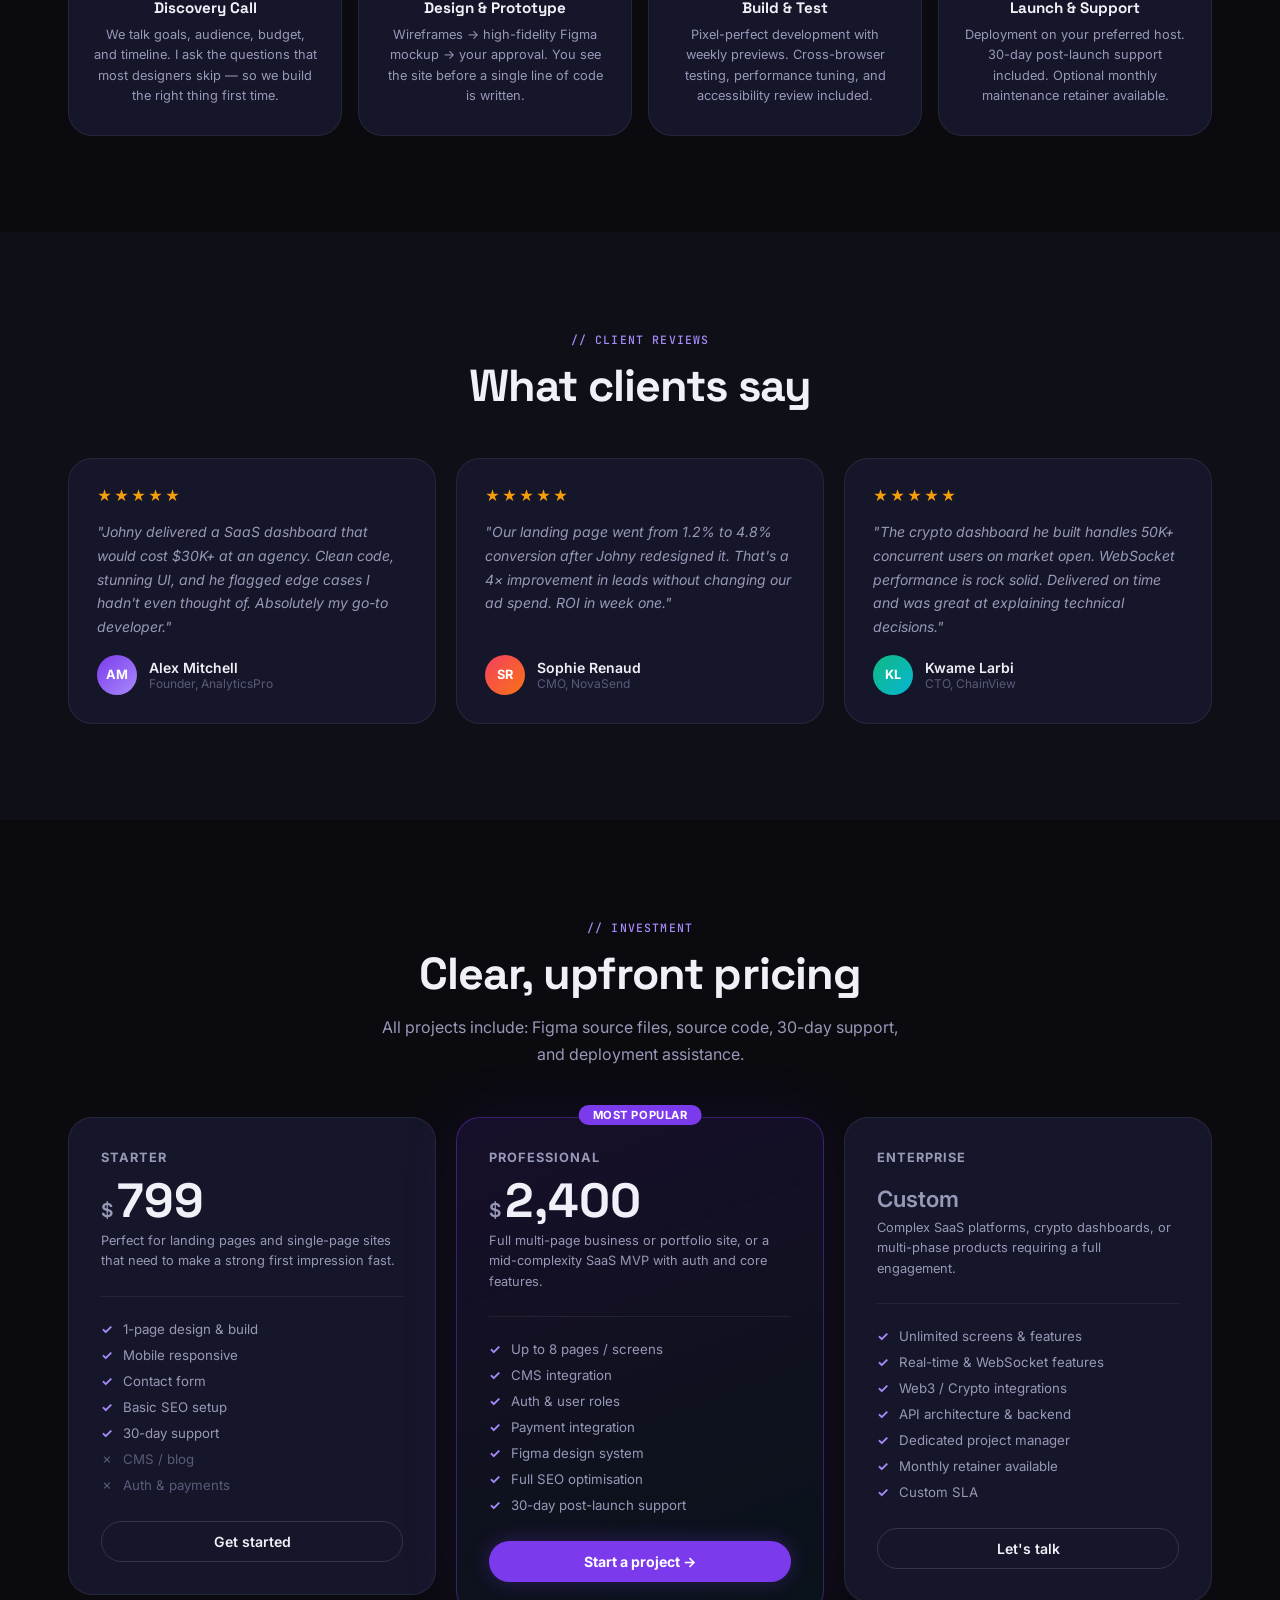
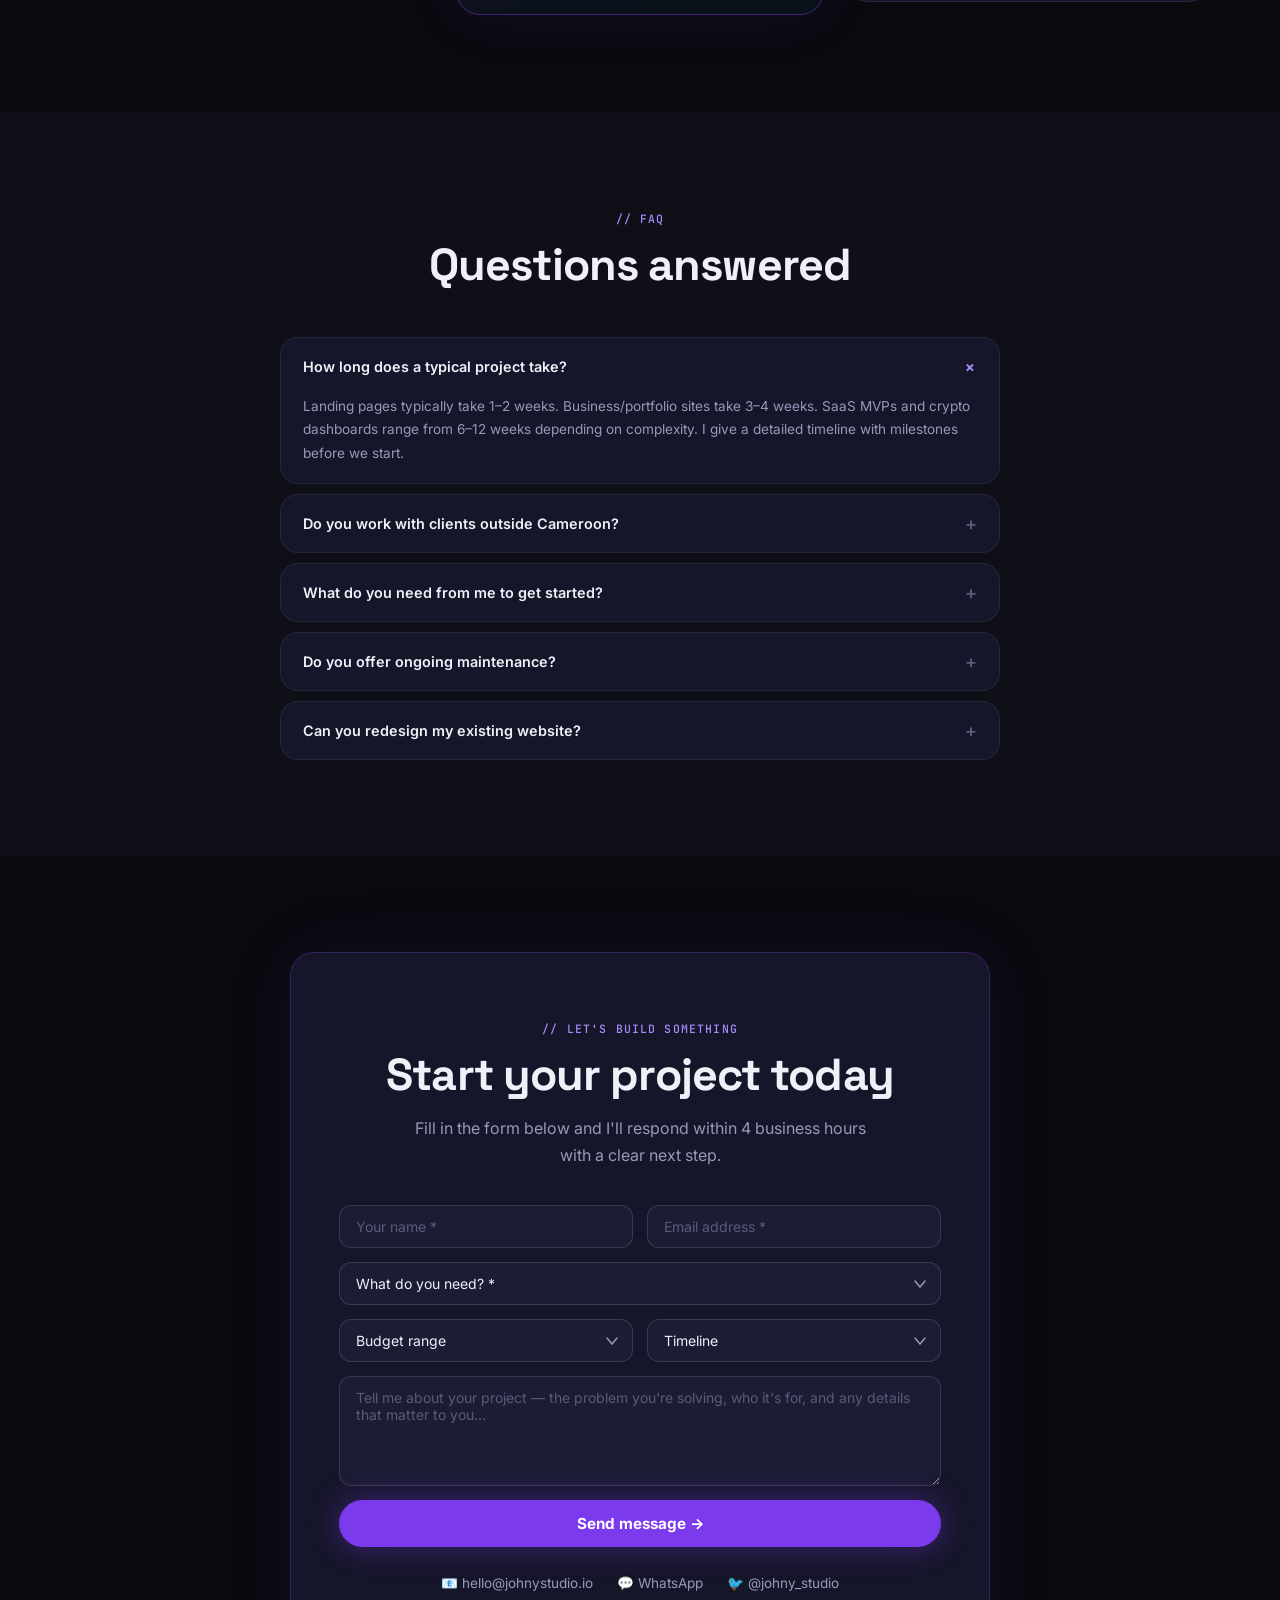
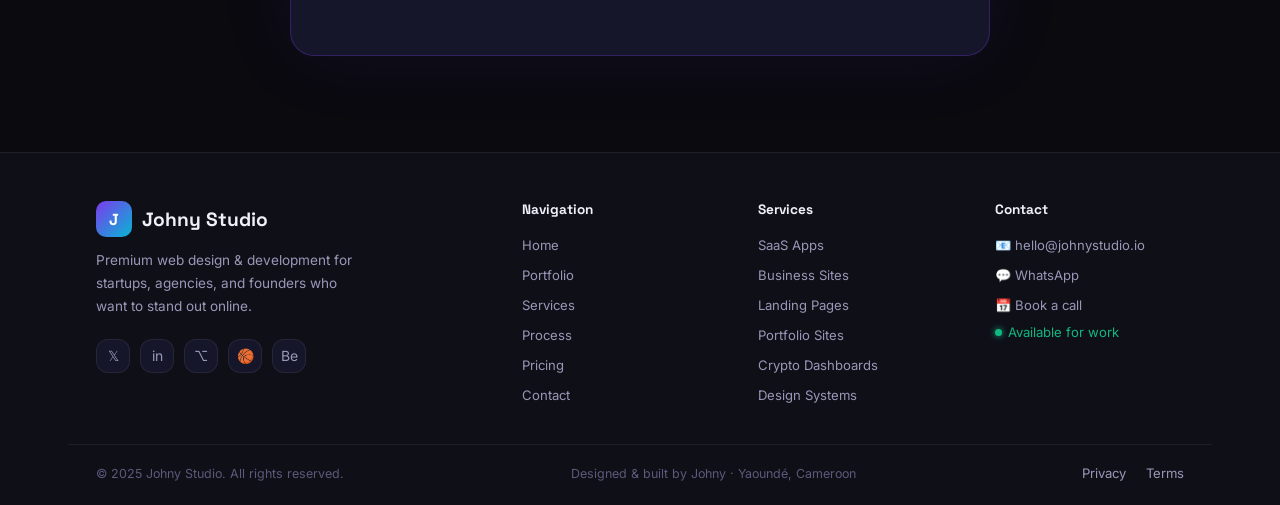
<file: digital/portifolio.html>
<!DOCTYPE html>
<html lang="en">
<head>
<meta charset="UTF-8"/>
<meta name="viewport" content="width=device-width,initial-scale=1.0"/>
<meta name="description" content="Johny Studio — Premium web design & development. SaaS apps, business sites, landing pages, portfolios & crypto dashboards."/>
<title>Johny Studio — Premium Web Design & Dev</title>
<link rel="preconnect" href="https://fonts.googleapis.com"/>
<link rel="preconnect" href="https://fonts.gstatic.com" crossorigin/>
<link href="https://fonts.googleapis.com/css2?family=Space+Grotesk:wght@400;500;600;700;800&family=Inter:wght@300;400;500;600&family=JetBrains+Mono:wght@400;500&display=swap" rel="stylesheet"/>

<style>
/* ═══════════════════════════════════════════════════════════════
   TOKENS
═══════════════════════════════════════════════════════════════ */
:root{
  --bg:        #0A0A0F;
  --bg2:       #0F0F18;
  --bg3:       #16162A;
  --bg4:       #1C1C35;
  --border:    rgba(255,255,255,.07);
  --border2:   rgba(255,255,255,.13);

  --violet:    #7C3AED;
  --violet-lt: #A78BFA;
  --violet-dk: #5B21B6;
  --violet-gl: rgba(124,58,237,.15);

  --gold:      #F59E0B;
  --gold-lt:   #FCD34D;
  --gold-gl:   rgba(245,158,11,.12);

  --cyan:      #06B6D4;
  --green:     #10B981;
  --rose:      #F43F5E;

  --txt:       #F0F0F8;
  --txt2:      #9898B8;
  --txt3:      #5A5A7A;

  --f-display: 'Space Grotesk', sans-serif;
  --f-body:    'Inter', sans-serif;
  --f-mono:    'JetBrains Mono', monospace;

  --r-sm: 6px;
  --r-md: 12px;
  --r-lg: 18px;
  --r-xl: 24px;
  --r-full: 9999px;

  --nav-h: 68px;
  --ease: cubic-bezier(.4,0,.2,1);
}

/* ═══════════════════════════════════════════════════════════════
   RESET
═══════════════════════════════════════════════════════════════ */
*,*::before,*::after{box-sizing:border-box;margin:0;padding:0;}
html{scroll-behavior:smooth;font-size:16px;}
body{
  font-family:var(--f-body);
  background:var(--bg);
  color:var(--txt);
  -webkit-font-smoothing:antialiased;
  overflow-x:hidden;
}
a{color:inherit;text-decoration:none;}
ul{list-style:none;}
img,svg{display:block;max-width:100%;}
button{font-family:inherit;cursor:pointer;border:none;background:none;}

/* ═══════════════════════════════════════════════════════════════
   SCROLL PROGRESS BAR
═══════════════════════════════════════════════════════════════ */
#progress-bar{
  position:fixed;top:0;left:0;height:3px;width:0%;
  background:linear-gradient(90deg,var(--violet),var(--gold));
  z-index:999;transition:width .08s linear;
}

/* ═══════════════════════════════════════════════════════════════
   NAVIGATION
═══════════════════════════════════════════════════════════════ */
.nav{
  position:fixed;top:0;left:0;right:0;
  height:var(--nav-h);
  display:flex;align-items:center;
  z-index:100;
  transition:background .3s, border-color .3s;
  border-bottom:1px solid transparent;
}
.nav.scrolled{
  background:rgba(10,10,15,.88);
  backdrop-filter:blur(20px);
  border-color:var(--border);
}
.nav-inner{
  max-width:1200px;margin:0 auto;padding:0 28px;
  width:100%;
  display:flex;align-items:center;gap:32px;
}
/* Logo */
.nav-logo{
  display:flex;align-items:center;gap:10px;
  font-family:var(--f-display);font-weight:800;font-size:1.2rem;
  color:var(--txt);
  flex-shrink:0;
}
.logo-mark{
  width:36px;height:36px;border-radius:10px;
  background:linear-gradient(135deg,var(--violet),var(--cyan));
  display:flex;align-items:center;justify-content:center;
  font-size:16px;font-weight:800;color:#fff;
  font-family:var(--f-display);
}
/* Desktop links */
.nav-links{
  display:flex;align-items:center;gap:4px;
  margin-left:auto;
}
.nav-link{
  padding:6px 14px;border-radius:var(--r-md);
  font-size:.875rem;font-weight:500;color:var(--txt2);
  transition:color .2s,background .2s;
}
.nav-link:hover,.nav-link.active{color:var(--txt);background:var(--bg3);}
/* CTA */
.nav-cta{
  margin-left:8px;
  padding:8px 20px;border-radius:var(--r-full);
  background:var(--violet);color:#fff;
  font-size:.875rem;font-weight:600;
  box-shadow:0 0 20px rgba(124,58,237,.4);
  transition:background .2s,box-shadow .2s,transform .15s;
}
.nav-cta:hover{background:var(--violet-dk);transform:translateY(-1px);box-shadow:0 0 30px rgba(124,58,237,.55);}
/* Hamburger */
.nav-burger{
  display:none;flex-direction:column;gap:5px;
  padding:6px;margin-left:auto;
}
.nav-burger span{
  display:block;width:22px;height:2px;
  background:var(--txt);border-radius:2px;
  transition:all .3s;
}
/* Mobile drawer */
.nav-drawer{
  display:none;
  position:fixed;top:var(--nav-h);left:0;right:0;
  background:rgba(10,10,15,.97);
  backdrop-filter:blur(24px);
  border-bottom:1px solid var(--border);
  padding:16px;z-index:99;
  flex-direction:column;gap:4px;
}
.nav-drawer.open{display:flex;}
.drawer-link{
  padding:12px 16px;border-radius:var(--r-md);
  font-size:1rem;color:var(--txt2);
  transition:background .15s,color .15s;
}
.drawer-link:hover{background:var(--bg3);color:var(--txt);}
.drawer-cta{
  margin-top:8px;padding:12px;
  background:var(--violet);color:#fff;border-radius:var(--r-md);
  font-size:1rem;font-weight:600;text-align:center;
}

/* ═══════════════════════════════════════════════════════════════
   HERO
═══════════════════════════════════════════════════════════════ */
.hero{
  min-height:100vh;
  display:flex;align-items:center;
  position:relative;
  overflow:hidden;
  padding:var(--nav-h) 0 80px;
}
.hero-glow-a{
  position:absolute;top:-200px;left:-200px;
  width:700px;height:700px;border-radius:50%;
  background:radial-gradient(circle,rgba(124,58,237,.22),transparent 70%);
  pointer-events:none;
}
.hero-glow-b{
  position:absolute;bottom:-150px;right:-100px;
  width:500px;height:500px;border-radius:50%;
  background:radial-gradient(circle,rgba(245,158,11,.12),transparent 70%);
  pointer-events:none;
}
.hero-grid{
  position:absolute;inset:0;
  background-image:
    linear-gradient(rgba(255,255,255,.025) 1px,transparent 1px),
    linear-gradient(90deg,rgba(255,255,255,.025) 1px,transparent 1px);
  background-size:44px 44px;
  pointer-events:none;
}
.hero-inner{
  max-width:1200px;margin:0 auto;padding:0 28px;
  position:relative;z-index:1;
  display:grid;grid-template-columns:1fr 1fr;
  gap:64px;align-items:center;
}
/* Left */
.hero-eyebrow{
  display:inline-flex;align-items:center;gap:8px;
  padding:5px 14px;border-radius:var(--r-full);
  background:var(--violet-gl);border:1px solid rgba(124,58,237,.3);
  font-family:var(--f-mono);font-size:.75rem;font-weight:500;
  color:var(--violet-lt);letter-spacing:.06em;
  margin-bottom:24px;
}
.hero-eyebrow::before{content:'▶';font-size:.6rem;}
.hero-title{
  font-family:var(--f-display);
  font-size:clamp(2.4rem,5vw,4rem);
  font-weight:800;line-height:1.06;letter-spacing:-.02em;
  margin-bottom:22px;
}
.hero-title em{
  font-style:normal;
  background:linear-gradient(135deg,var(--violet-lt),var(--gold-lt));
  -webkit-background-clip:text;-webkit-text-fill-color:transparent;
  background-clip:text;
}
.hero-sub{
  font-size:1.05rem;color:var(--txt2);line-height:1.7;
  max-width:460px;margin-bottom:36px;
}
.hero-actions{display:flex;align-items:center;gap:16px;flex-wrap:wrap;}
.btn-primary{
  padding:13px 28px;border-radius:var(--r-full);
  background:var(--violet);color:#fff;
  font-size:.9rem;font-weight:700;
  box-shadow:0 0 30px rgba(124,58,237,.45);
  transition:all .2s;display:inline-flex;align-items:center;gap:8px;
}
.btn-primary:hover{background:var(--violet-dk);transform:translateY(-2px);box-shadow:0 0 40px rgba(124,58,237,.6);}
.btn-outline{
  padding:12px 24px;border-radius:var(--r-full);
  border:1px solid var(--border2);color:var(--txt);
  font-size:.9rem;font-weight:600;
  transition:all .2s;
}
.btn-outline:hover{border-color:var(--violet-lt);color:var(--violet-lt);background:var(--violet-gl);}
.hero-trust{
  margin-top:40px;display:flex;align-items:center;gap:16px;
  font-size:.8rem;color:var(--txt3);
}
.hero-trust-dots{display:flex;}
.hero-dot{
  width:28px;height:28px;border-radius:50%;
  border:2px solid var(--bg);
  display:flex;align-items:center;justify-content:center;
  font-size:10px;font-weight:700;color:#fff;
  margin-left:-8px;
}
.hero-dot:first-child{margin-left:0;}

/* Right — floating category cards */
.hero-showcase{
  display:grid;grid-template-columns:1fr 1fr;
  gap:14px;position:relative;
}
.hero-showcase::before{
  content:'';
  position:absolute;top:50%;left:50%;transform:translate(-50%,-50%);
  width:280px;height:280px;border-radius:50%;
  background:radial-gradient(circle,rgba(124,58,237,.2),transparent 70%);
  pointer-events:none;
}
.mini-card{
  background:var(--bg3);border:1px solid var(--border);
  border-radius:var(--r-lg);padding:18px;
  cursor:pointer;
  transition:all .3s var(--ease);
  position:relative;overflow:hidden;
}
.mini-card::after{
  content:'';position:absolute;inset:0;
  background:linear-gradient(135deg,var(--violet-gl),transparent);
  opacity:0;transition:opacity .3s;
}
.mini-card:hover{
  border-color:rgba(124,58,237,.4);
  transform:translateY(-4px);
  box-shadow:0 12px 40px rgba(124,58,237,.2);
}
.mini-card:hover::after{opacity:1;}
.mini-card.span2{grid-column:1/-1;}
.mc-icon{font-size:24px;margin-bottom:10px;}
.mc-label{
  font-family:var(--f-display);font-size:.8rem;font-weight:700;
  color:var(--txt);margin-bottom:4px;
}
.mc-count{
  font-family:var(--f-mono);font-size:.7rem;
  color:var(--txt3);
}
.mc-bar{height:3px;background:var(--bg4);border-radius:2px;margin-top:10px;overflow:hidden;}
.mc-bar-fill{height:100%;border-radius:2px;background:linear-gradient(90deg,var(--violet),var(--cyan));}

/* ═══════════════════════════════════════════════════════════════
   STATS STRIP
═══════════════════════════════════════════════════════════════ */
.stats-strip{
  border-top:1px solid var(--border);
  border-bottom:1px solid var(--border);
  background:var(--bg2);
  padding:32px 0;
}
.stats-inner{
  max-width:1200px;margin:0 auto;padding:0 28px;
  display:grid;grid-template-columns:repeat(4,1fr);
  gap:24px;
}
.stat-item{text-align:center;}
.stat-val{
  font-family:var(--f-display);font-size:2.2rem;
  font-weight:800;line-height:1;
  background:linear-gradient(135deg,var(--violet-lt),var(--gold-lt));
  -webkit-background-clip:text;-webkit-text-fill-color:transparent;background-clip:text;
  margin-bottom:6px;
}
.stat-lbl{font-size:.8rem;color:var(--txt3);font-weight:500;}

/* ═══════════════════════════════════════════════════════════════
   SECTION HELPERS
═══════════════════════════════════════════════════════════════ */
.section{padding:96px 0;}
.section-bg2{background:var(--bg2);}
.wrap{max-width:1200px;margin:0 auto;padding:0 28px;}
.section-eyebrow{
  display:inline-flex;align-items:center;gap:6px;
  font-family:var(--f-mono);font-size:.72rem;font-weight:500;
  color:var(--violet-lt);letter-spacing:.1em;text-transform:uppercase;
  margin-bottom:14px;
}
.section-title{
  font-family:var(--f-display);
  font-size:clamp(1.8rem,3.5vw,2.8rem);
  font-weight:800;letter-spacing:-.02em;line-height:1.1;
  margin-bottom:16px;
}
.section-sub{
  font-size:1rem;color:var(--txt2);line-height:1.7;
  max-width:520px;
}
.section-header-row{
  display:flex;align-items:flex-end;justify-content:space-between;
  gap:24px;flex-wrap:wrap;margin-bottom:48px;
}

/* ═══════════════════════════════════════════════════════════════
   PORTFOLIO FILTER TABS
═══════════════════════════════════════════════════════════════ */
.filter-bar{
  display:flex;align-items:center;gap:8px;
  flex-wrap:wrap;margin-bottom:48px;
  background:var(--bg3);border:1px solid var(--border);
  border-radius:var(--r-full);
  padding:6px;width:fit-content;
}
.filter-btn{
  padding:8px 20px;border-radius:var(--r-full);
  font-size:.85rem;font-weight:600;color:var(--txt2);
  transition:all .2s;white-space:nowrap;
  display:flex;align-items:center;gap:7px;
}
.filter-btn:hover{color:var(--txt);background:var(--bg4);}
.filter-btn.active{
  background:var(--violet);color:#fff;
  box-shadow:0 0 20px rgba(124,58,237,.35);
}
.filter-btn .fi{font-size:14px;}

/* ═══════════════════════════════════════════════════════════════
   PORTFOLIO GRID
═══════════════════════════════════════════════════════════════ */
.portfolio-grid{
  display:grid;
  grid-template-columns:repeat(3,1fr);
  gap:24px;
}

/* Project card */
.proj-card{
  background:var(--bg3);
  border:1px solid var(--border);
  border-radius:var(--r-xl);
  overflow:hidden;
  transition:all .3s var(--ease);
  cursor:pointer;
  display:flex;flex-direction:column;
}
.proj-card:hover{
  border-color:rgba(124,58,237,.35);
  transform:translateY(-6px);
  box-shadow:0 24px 60px rgba(0,0,0,.4), 0 0 40px rgba(124,58,237,.12);
}
/* Hidden by filter */
.proj-card.hidden{
  display:none;
}
/* Animated preview area */
.proj-preview{
  position:relative;
  height:220px;
  overflow:hidden;
  background:var(--bg4);
  flex-shrink:0;
}
.proj-preview-inner{
  position:absolute;inset:0;
  display:flex;flex-direction:column;
  padding:16px;gap:8px;
}
/* Generic preview elements */
.px-topbar{
  display:flex;align-items:center;gap:8px;
  background:rgba(255,255,255,.05);
  border-radius:6px;padding:6px 10px;
  flex-shrink:0;
}
.px-dot{width:8px;height:8px;border-radius:50%;flex-shrink:0;}
.px-url{
  flex:1;height:8px;background:rgba(255,255,255,.08);
  border-radius:4px;
}
.px-row{display:flex;gap:8px;align-items:center;}
.px-block{
  background:rgba(255,255,255,.06);
  border-radius:4px;
}
.px-nav{
  display:flex;gap:6px;
}
.px-nav-item{
  height:6px;width:32px;
  background:rgba(255,255,255,.07);border-radius:3px;
}
.px-nav-item.active{background:var(--violet);opacity:.8;}

/* Preview overlays by category */
.prev-saas   { background:linear-gradient(160deg,#0F0F22,#130D24); }
.prev-biz    { background:linear-gradient(160deg,#0A1520,#0E1C2A); }
.prev-land   { background:linear-gradient(160deg,#150A0A,#1A0E10); }
.prev-port   { background:linear-gradient(160deg,#0A0F15,#0C1520); }
.prev-crypto { background:linear-gradient(160deg,#0A150E,#0C1A10); }

/* Hover glow on preview */
.proj-card:hover .proj-preview::after{
  content:'';
  position:absolute;inset:0;
  background:linear-gradient(160deg,rgba(124,58,237,.08),transparent);
  pointer-events:none;
}

/* View overlay */
.proj-overlay{
  position:absolute;inset:0;
  background:rgba(10,10,15,.8);
  display:flex;align-items:center;justify-content:center;
  opacity:0;transition:opacity .25s;
  backdrop-filter:blur(4px);
}
.proj-card:hover .proj-overlay{opacity:1;}
.overlay-btn{
  padding:10px 24px;border-radius:var(--r-full);
  background:var(--violet);color:#fff;
  font-size:.85rem;font-weight:700;
  box-shadow:0 0 30px rgba(124,58,237,.5);
  transform:translateY(8px);
  transition:transform .25s;
}
.proj-card:hover .overlay-btn{transform:translateY(0);}

/* Card body */
.proj-body{padding:20px;flex:1;display:flex;flex-direction:column;}
.proj-cat-tag{
  display:inline-flex;align-items:center;gap:5px;
  padding:3px 10px;border-radius:var(--r-full);
  font-size:.7rem;font-weight:700;letter-spacing:.04em;
  text-transform:uppercase;margin-bottom:10px;
  width:fit-content;
}
.tag-saas  {background:rgba(124,58,237,.15);color:var(--violet-lt);}
.tag-biz   {background:rgba(6,182,212,.12);color:#22D3EE;}
.tag-land  {background:rgba(244,63,94,.12);color:#FB7185;}
.tag-port  {background:rgba(245,158,11,.12);color:var(--gold-lt);}
.tag-crypto{background:rgba(16,185,129,.12);color:#34D399;}

.proj-name{
  font-family:var(--f-display);font-size:1rem;font-weight:700;
  margin-bottom:6px;color:var(--txt);
}
.proj-desc{
  font-size:.825rem;color:var(--txt2);line-height:1.6;
  flex:1;
}
.proj-footer{
  display:flex;align-items:center;justify-content:space-between;
  margin-top:14px;padding-top:14px;
  border-top:1px solid var(--border);
}
.proj-tech{
  display:flex;gap:6px;flex-wrap:wrap;
}
.tech-pill{
  padding:2px 8px;border-radius:var(--r-full);
  font-family:var(--f-mono);font-size:.65rem;
  background:var(--bg4);color:var(--txt3);
  border:1px solid var(--border);
}
.proj-arrow{
  width:30px;height:30px;border-radius:50%;
  border:1px solid var(--border2);
  display:flex;align-items:center;justify-content:center;
  font-size:12px;color:var(--txt3);
  transition:all .2s;flex-shrink:0;
}
.proj-card:hover .proj-arrow{
  background:var(--violet);border-color:var(--violet);color:#fff;
}

/* ── MINI PREVIEW COMPONENTS ──────────────────────────── */
/* SaaS dashboard bars */
.px-sidebar{
  width:48px;background:rgba(255,255,255,.04);
  border-radius:4px;padding:6px 4px;
  display:flex;flex-direction:column;gap:4px;flex-shrink:0;
  align-self:stretch;
}
.px-sidebar-item{height:6px;background:rgba(255,255,255,.07);border-radius:3px;}
.px-sidebar-item.on{background:var(--violet);opacity:.7;}
.px-chart{
  flex:1;display:flex;align-items:flex-end;gap:3px;
  padding:8px;background:rgba(255,255,255,.03);
  border-radius:6px;
}
.px-bar{flex:1;border-radius:2px 2px 0 0;transition:height .3s;}
/* Business nav */
.px-hero-biz{
  background:rgba(6,182,212,.08);border-radius:6px;
  padding:10px;display:flex;flex-direction:column;gap:6px;
}
.px-headline{height:10px;border-radius:4px;background:rgba(255,255,255,.15);}
.px-sub-line{height:6px;border-radius:3px;background:rgba(255,255,255,.07);}
.px-btn-demo{
  height:22px;width:80px;border-radius:4px;
  background:rgba(6,182,212,.35);
  margin-top:4px;
}
/* Landing page */
.px-hero-land{
  background:linear-gradient(135deg,rgba(244,63,94,.1),rgba(251,113,133,.05));
  border-radius:8px;padding:12px;
  display:flex;flex-direction:column;gap:8px;align-items:center;text-align:center;
}
.px-land-icon{font-size:22px;margin-bottom:4px;}
.px-land-h{height:8px;width:70%;border-radius:4px;background:rgba(255,255,255,.18);}
.px-land-s{height:5px;width:50%;border-radius:3px;background:rgba(255,255,255,.09);}
.px-land-btn{
  height:20px;width:90px;border-radius:4px;
  background:rgba(244,63,94,.5);margin-top:4px;
}
/* Portfolio grid preview */
.px-port-grid{
  display:grid;grid-template-columns:1fr 1fr;gap:6px;
}
.px-port-item{
  background:rgba(245,158,11,.08);border-radius:5px;
  aspect-ratio:4/3;
  display:flex;align-items:center;justify-content:center;
  font-size:14px;
}
/* Crypto chart */
.px-crypto-chart{
  flex:1;padding:8px;
  background:rgba(16,185,129,.05);border-radius:6px;
  display:flex;flex-direction:column;gap:6px;
}
.px-crypto-header{display:flex;justify-content:space-between;align-items:center;}
.px-ticker{font-family:var(--f-mono);font-size:.7rem;color:#34D399;font-weight:700;}
.px-price-up{font-family:var(--f-mono);font-size:.7rem;color:#34D399;}
.px-spark{display:flex;align-items:flex-end;gap:2px;height:40px;}
.px-spark-bar{flex:1;border-radius:1px 1px 0 0;}
.px-coin-row{display:flex;gap:5px;align-items:center;}
.px-coin{
  width:6px;height:6px;border-radius:50%;flex-shrink:0;
}
.px-coin-line{flex:1;height:5px;background:rgba(255,255,255,.07);border-radius:3px;}
.px-coin-val{font-family:var(--f-mono);font-size:.6rem;color:var(--txt3);}

/* ═══════════════════════════════════════════════════════════════
   SERVICES SECTION
═══════════════════════════════════════════════════════════════ */
.services-grid{
  display:grid;grid-template-columns:repeat(3,1fr);
  gap:20px;margin-top:48px;
}
.svc-card{
  background:var(--bg3);border:1px solid var(--border);
  border-radius:var(--r-xl);padding:32px;
  transition:all .3s;position:relative;overflow:hidden;
}
.svc-card::before{
  content:'';position:absolute;top:0;left:0;right:0;height:2px;
  opacity:0;transition:opacity .3s;
}
.svc-card:hover{border-color:rgba(124,58,237,.3);transform:translateY(-4px);}
.svc-card:hover::before{opacity:1;}
.svc-card.v1::before{background:linear-gradient(90deg,var(--violet),var(--cyan));}
.svc-card.v2::before{background:linear-gradient(90deg,var(--cyan),var(--green));}
.svc-card.v3::before{background:linear-gradient(90deg,var(--rose),var(--gold));}
.svc-card.v4::before{background:linear-gradient(90deg,var(--gold),var(--violet));}
.svc-card.v5::before{background:linear-gradient(90deg,var(--green),var(--cyan));}
.svc-card.v6::before{background:linear-gradient(90deg,var(--violet),var(--rose));}
.svc-icon{
  width:52px;height:52px;border-radius:var(--r-md);
  display:flex;align-items:center;justify-content:center;
  font-size:24px;margin-bottom:20px;
}
.svc-title{
  font-family:var(--f-display);font-size:1.05rem;font-weight:700;
  margin-bottom:10px;
}
.svc-desc{font-size:.85rem;color:var(--txt2);line-height:1.65;}
.svc-features{margin-top:18px;display:flex;flex-direction:column;gap:6px;}
.svc-feat{
  display:flex;align-items:center;gap:8px;
  font-size:.8rem;color:var(--txt2);
}
.svc-feat::before{
  content:'✓';color:var(--violet-lt);font-weight:700;
  flex-shrink:0;
}

/* ═══════════════════════════════════════════════════════════════
   PROCESS SECTION
═══════════════════════════════════════════════════════════════ */
.process-grid{
  display:grid;grid-template-columns:repeat(4,1fr);
  gap:16px;margin-top:48px;position:relative;
}
.process-grid::before{
  content:'';
  position:absolute;top:32px;left:10%;right:10%;
  height:1px;background:linear-gradient(90deg,transparent,var(--violet-gl),var(--violet-gl),transparent);
}
.proc-step{
  background:var(--bg3);border:1px solid var(--border);
  border-radius:var(--r-xl);padding:28px 24px;
  text-align:center;
  transition:all .3s;
  position:relative;z-index:1;
}
.proc-step:hover{border-color:rgba(124,58,237,.3);transform:translateY(-4px);}
.proc-num{
  font-family:var(--f-mono);font-size:2rem;font-weight:700;
  color:rgba(124,58,237,.25);line-height:1;margin-bottom:16px;
}
.proc-icon{font-size:28px;margin-bottom:12px;}
.proc-title{
  font-family:var(--f-display);font-size:.95rem;font-weight:700;
  margin-bottom:8px;
}
.proc-desc{font-size:.8rem;color:var(--txt2);line-height:1.6;}

/* ═══════════════════════════════════════════════════════════════
   TESTIMONIALS
═══════════════════════════════════════════════════════════════ */
.testi-grid{
  display:grid;grid-template-columns:repeat(3,1fr);
  gap:20px;margin-top:48px;
}
.testi-card{
  background:var(--bg3);border:1px solid var(--border);
  border-radius:var(--r-xl);padding:28px;
  transition:all .3s;
  display:flex;flex-direction:column;gap:16px;
}
.testi-card:hover{border-color:rgba(124,58,237,.25);transform:translateY(-3px);}
.testi-stars{color:var(--gold);font-size:.9rem;letter-spacing:2px;}
.testi-quote{
  font-size:.875rem;color:var(--txt2);line-height:1.7;flex:1;
  font-style:italic;
}
.testi-author{display:flex;align-items:center;gap:12px;}
.testi-avatar{
  width:40px;height:40px;border-radius:50%;
  display:flex;align-items:center;justify-content:center;
  font-size:.8rem;font-weight:700;color:#fff;flex-shrink:0;
}
.testi-name{font-weight:600;font-size:.875rem;}
.testi-role{font-size:.75rem;color:var(--txt3);}

/* ═══════════════════════════════════════════════════════════════
   PRICING
═══════════════════════════════════════════════════════════════ */
.pricing-grid{
  display:grid;grid-template-columns:repeat(3,1fr);
  gap:20px;margin-top:48px;
  align-items:start;
}
.price-card{
  background:var(--bg3);border:1px solid var(--border);
  border-radius:var(--r-xl);padding:32px;
  transition:all .3s;position:relative;
}
.price-card:hover{transform:translateY(-4px);}
.price-card.featured{
  background:linear-gradient(160deg,rgba(124,58,237,.12),rgba(6,182,212,.05));
  border-color:rgba(124,58,237,.4);
  box-shadow:0 0 60px rgba(124,58,237,.1);
}
.featured-badge{
  position:absolute;top:-13px;left:50%;transform:translateX(-50%);
  background:var(--violet);color:#fff;
  font-size:.7rem;font-weight:700;padding:3px 14px;
  border-radius:var(--r-full);text-transform:uppercase;letter-spacing:.05em;
  white-space:nowrap;
}
.price-plan{
  font-size:.8rem;font-weight:700;text-transform:uppercase;
  letter-spacing:.08em;color:var(--txt2);margin-bottom:12px;
}
.price-amount{
  display:flex;align-items:baseline;gap:4px;margin-bottom:6px;
}
.price-curr{font-size:1.2rem;font-weight:600;color:var(--txt2);margin-top:6px;}
.price-num{
  font-family:var(--f-display);font-size:3rem;font-weight:800;line-height:1;
}
.price-period{font-size:.85rem;color:var(--txt3);}
.price-desc{font-size:.8rem;color:var(--txt2);margin-bottom:24px;padding-bottom:24px;border-bottom:1px solid var(--border);line-height:1.6;}
.price-features{display:flex;flex-direction:column;gap:10px;margin-bottom:28px;}
.price-feat{display:flex;align-items:flex-start;gap:10px;font-size:.83rem;color:var(--txt2);}
.pf-check{color:var(--violet-lt);font-weight:700;flex-shrink:0;}
.pf-x{color:var(--txt3);flex-shrink:0;}
.btn-price-primary{
  width:100%;padding:12px;border-radius:var(--r-full);
  background:var(--violet);color:#fff;font-size:.88rem;font-weight:700;
  box-shadow:0 0 20px rgba(124,58,237,.3);transition:all .2s;
}
.btn-price-primary:hover{background:var(--violet-dk);box-shadow:0 0 30px rgba(124,58,237,.5);}
.btn-price-outline{
  width:100%;padding:11px;border-radius:var(--r-full);
  border:1px solid var(--border2);color:var(--txt);
  font-size:.88rem;font-weight:600;transition:all .2s;
}
.btn-price-outline:hover{border-color:var(--violet-lt);color:var(--violet-lt);background:var(--violet-gl);}

/* ═══════════════════════════════════════════════════════════════
   FAQ
═══════════════════════════════════════════════════════════════ */
.faq-wrap{max-width:720px;margin:48px auto 0;display:flex;flex-direction:column;gap:10px;}
.faq-item{
  background:var(--bg3);border:1px solid var(--border);
  border-radius:var(--r-lg);overflow:hidden;
}
.faq-q{
  width:100%;display:flex;align-items:center;justify-content:space-between;
  padding:18px 22px;text-align:left;
  font-family:var(--f-body);font-size:.9rem;font-weight:600;color:var(--txt);
  cursor:pointer;transition:color .2s;
}
.faq-q:hover{color:var(--violet-lt);}
.faq-icon{
  font-size:18px;color:var(--txt3);
  transition:transform .3s;flex-shrink:0;
}
.faq-item.open .faq-icon{transform:rotate(45deg);color:var(--violet-lt);}
.faq-a{
  display:none;padding:0 22px 18px;
  font-size:.85rem;color:var(--txt2);line-height:1.7;
}
.faq-item.open .faq-a{display:block;}

/* ═══════════════════════════════════════════════════════════════
   CONTACT / CTA
═══════════════════════════════════════════════════════════════ */
.contact-section{
  padding:96px 0;position:relative;overflow:hidden;
}
.contact-glow{
  position:absolute;top:50%;left:50%;transform:translate(-50%,-50%);
  width:600px;height:400px;
  background:radial-gradient(ellipse,rgba(124,58,237,.18),transparent 70%);
  pointer-events:none;
}
.contact-box{
  position:relative;z-index:1;
  max-width:700px;margin:0 auto;text-align:center;
  background:var(--bg3);border:1px solid rgba(124,58,237,.3);
  border-radius:var(--r-xl);padding:64px 48px;
  box-shadow:0 0 80px rgba(124,58,237,.08);
}
.contact-form{margin-top:36px;display:flex;flex-direction:column;gap:14px;}
.form-row-2{display:grid;grid-template-columns:1fr 1fr;gap:14px;}
.cf-input,.cf-select,.cf-textarea{
  width:100%;padding:12px 16px;
  background:var(--bg4);border:1px solid var(--border2);
  border-radius:var(--r-md);
  color:var(--txt);font-family:var(--f-body);font-size:.875rem;
  outline:none;transition:border-color .2s,box-shadow .2s;
  -webkit-appearance:none;
}
.cf-input::placeholder,.cf-textarea::placeholder{color:var(--txt3);}
.cf-input:focus,.cf-select:focus,.cf-textarea:focus{
  border-color:var(--violet);
  box-shadow:0 0 0 3px rgba(124,58,237,.15);
}
.cf-select{background-image:url("data:image/svg+xml,%3Csvg width='12' height='8' viewBox='0 0 12 8' fill='none' xmlns='http://www.w3.org/2000/svg'%3E%3Cpath d='M1 1L6 7L11 1' stroke='%239898B8' stroke-width='1.5' stroke-linecap='round'/%3E%3C/svg%3E");background-repeat:no-repeat;background-position:right 14px center;padding-right:40px;cursor:pointer;}
.cf-select option{background:var(--bg2);}
.cf-textarea{min-height:110px;resize:vertical;}
.btn-submit{
  padding:14px;border-radius:var(--r-full);
  background:var(--violet);color:#fff;
  font-size:.95rem;font-weight:700;
  box-shadow:0 0 30px rgba(124,58,237,.4);
  transition:all .2s;
}
.btn-submit:hover{background:var(--violet-dk);transform:translateY(-2px);box-shadow:0 0 45px rgba(124,58,237,.6);}
.contact-direct{
  display:flex;justify-content:center;align-items:center;
  gap:24px;margin-top:28px;flex-wrap:wrap;
}
.contact-link{
  display:flex;align-items:center;gap:7px;
  font-size:.85rem;color:var(--txt2);
  transition:color .2s;
}
.contact-link:hover{color:var(--violet-lt);}

/* ═══════════════════════════════════════════════════════════════
   FOOTER
═══════════════════════════════════════════════════════════════ */
.footer{
  border-top:1px solid var(--border);
  background:var(--bg2);
  padding:48px 0 24px;
}
.footer-inner{
  max-width:1200px;margin:0 auto;padding:0 28px;
  display:grid;grid-template-columns:2fr 1fr 1fr 1fr;
  gap:48px;margin-bottom:40px;
}
.footer-brand-desc{
  font-size:.85rem;color:var(--txt2);line-height:1.7;
  margin-top:12px;max-width:260px;
}
.footer-socials{display:flex;gap:10px;margin-top:20px;}
.social-ico{
  width:34px;height:34px;border-radius:var(--r-md);
  background:var(--bg3);border:1px solid var(--border);
  display:flex;align-items:center;justify-content:center;
  font-size:14px;color:var(--txt2);
  transition:all .2s;text-decoration:none;
}
.social-ico:hover{background:var(--violet-gl);border-color:var(--violet);color:var(--violet-lt);}
.footer-col-title{
  font-family:var(--f-display);font-size:.85rem;font-weight:700;
  color:var(--txt);margin-bottom:16px;
}
.footer-links{display:flex;flex-direction:column;gap:10px;}
.footer-link{font-size:.82rem;color:var(--txt2);transition:color .2s;}
.footer-link:hover{color:var(--txt);}
.footer-bottom{
  border-top:1px solid var(--border);padding-top:20px;
  display:flex;align-items:center;justify-content:space-between;
  max-width:1200px;margin:0 auto;padding-left:28px;padding-right:28px;
  font-size:.78rem;color:var(--txt3);flex-wrap:wrap;gap:10px;
}

/* ═══════════════════════════════════════════════════════════════
   MODAL (project detail)
═══════════════════════════════════════════════════════════════ */
.modal-overlay{
  position:fixed;inset:0;
  background:rgba(0,0,0,.75);
  backdrop-filter:blur(10px);
  z-index:500;
  display:none;align-items:center;justify-content:center;
  padding:24px;
}
.modal-overlay.open{display:flex;}
.modal-box{
  background:var(--bg3);border:1px solid rgba(124,58,237,.25);
  border-radius:var(--r-xl);
  max-width:680px;width:100%;
  max-height:90vh;overflow-y:auto;
  box-shadow:0 40px 120px rgba(0,0,0,.6), 0 0 60px rgba(124,58,237,.1);
  position:relative;
}
.modal-close{
  position:absolute;top:16px;right:16px;
  width:32px;height:32px;border-radius:50%;
  background:var(--bg4);border:1px solid var(--border);
  display:flex;align-items:center;justify-content:center;
  font-size:14px;color:var(--txt2);cursor:pointer;
  transition:all .2s;z-index:2;
}
.modal-close:hover{background:rgba(244,63,94,.15);border-color:var(--rose);color:var(--rose);}
.modal-preview{height:280px;position:relative;overflow:hidden;border-radius:var(--r-xl) var(--r-xl) 0 0;}
.modal-body{padding:28px 28px 32px;}
.modal-tag{margin-bottom:10px;}
.modal-title{
  font-family:var(--f-display);font-size:1.5rem;font-weight:800;
  margin-bottom:10px;
}
.modal-desc{font-size:.9rem;color:var(--txt2);line-height:1.7;margin-bottom:20px;}
.modal-tech-list{display:flex;gap:8px;flex-wrap:wrap;margin-bottom:24px;}
.modal-feat-title{
  font-family:var(--f-display);font-size:.85rem;font-weight:700;
  color:var(--txt2);text-transform:uppercase;letter-spacing:.06em;
  margin-bottom:12px;
}
.modal-feats{display:grid;grid-template-columns:1fr 1fr;gap:8px;margin-bottom:28px;}
.modal-feat-item{
  display:flex;align-items:flex-start;gap:8px;
  font-size:.82rem;color:var(--txt2);
  background:var(--bg4);border-radius:var(--r-md);padding:8px 12px;
}
.modal-feat-item::before{content:'✓';color:var(--violet-lt);font-weight:700;flex-shrink:0;}
.modal-actions{display:flex;gap:12px;}
.btn-modal-primary{
  padding:11px 24px;border-radius:var(--r-full);
  background:var(--violet);color:#fff;font-size:.875rem;font-weight:700;
  box-shadow:0 0 20px rgba(124,58,237,.3);transition:all .2s;
}
.btn-modal-primary:hover{background:var(--violet-dk);}
.btn-modal-outline{
  padding:10px 22px;border-radius:var(--r-full);
  border:1px solid var(--border2);color:var(--txt);
  font-size:.875rem;font-weight:600;transition:all .2s;
}
.btn-modal-outline:hover{border-color:var(--violet-lt);color:var(--violet-lt);}

/* ═══════════════════════════════════════════════════════════════
   SCROLL REVEAL
═══════════════════════════════════════════════════════════════ */
[data-reveal]{
  opacity:0;transform:translateY(28px);
  transition:opacity .65s var(--ease), transform .65s var(--ease);
}
[data-reveal].revealed{opacity:1;transform:none;}
[data-reveal][data-delay="1"]{transition-delay:.1s;}
[data-reveal][data-delay="2"]{transition-delay:.2s;}
[data-reveal][data-delay="3"]{transition-delay:.3s;}
[data-reveal][data-delay="4"]{transition-delay:.4s;}
[data-reveal][data-delay="5"]{transition-delay:.5s;}
[data-reveal][data-delay="6"]{transition-delay:.6s;}

/* ═══════════════════════════════════════════════════════════════
   RESPONSIVE
═══════════════════════════════════════════════════════════════ */
@media(max-width:1024px){
  .portfolio-grid{grid-template-columns:repeat(2,1fr);}
  .services-grid{grid-template-columns:repeat(2,1fr);}
  .testi-grid{grid-template-columns:repeat(2,1fr);}
  .pricing-grid{grid-template-columns:1fr;}
  .process-grid{grid-template-columns:repeat(2,1fr);}
  .process-grid::before{display:none;}
  .footer-inner{grid-template-columns:1fr 1fr;}
  .footer-brand{grid-column:1/-1;}
}
@media(max-width:768px){
  .hero-inner{grid-template-columns:1fr;}
  .hero-showcase{display:none;}
  .nav-links,.nav-cta{display:none;}
  .nav-burger{display:flex;}
  .portfolio-grid{grid-template-columns:1fr;}
  .services-grid{grid-template-columns:1fr;}
  .testi-grid{grid-template-columns:1fr;}
  .stats-inner{grid-template-columns:repeat(2,1fr);}
  .filter-bar{border-radius:var(--r-xl);padding:8px;gap:6px;}
  .filter-btn{padding:7px 14px;font-size:.8rem;}
  .contact-box{padding:36px 22px;}
  .form-row-2{grid-template-columns:1fr;}
  .modal-feats{grid-template-columns:1fr;}
  .modal-actions{flex-direction:column;}
  .footer-inner{grid-template-columns:1fr;gap:28px;}
  .footer-bottom{flex-direction:column;text-align:center;}
}
@media(prefers-reduced-motion:reduce){
  *,*::before,*::after{animation-duration:.01ms!important;transition-duration:.01ms!important;}
  [data-reveal]{opacity:1;transform:none;}
}
</style>
</head>
<body>

<!-- Scroll progress -->
<div id="progress-bar"></div>

<!-- ════════════════════════════════════════════════════════════
     NAVIGATION
════════════════════════════════════════════════════════════ -->
<nav class="nav" id="main-nav">
  <div class="nav-inner">
    <a href="#home" class="nav-logo">
      <div class="logo-mark">J</div>
      Johny Studio
    </a>
    <div class="nav-links" id="nav-links">
      <a href="#home"       class="nav-link active">Home</a>
      <a href="#work"       class="nav-link">Work</a>
      <a href="#services"   class="nav-link">Services</a>
      <a href="#process"    class="nav-link">Process</a>
      <a href="#pricing"    class="nav-link">Pricing</a>
      <a href="#contact"    class="nav-link">Contact</a>
    </div>
    <a href="#contact" class="nav-cta">Hire me →</a>
    <button class="nav-burger" id="nav-burger" aria-label="Open menu">
      <span></span><span></span><span></span>
    </button>
  </div>
</nav>
<!-- Mobile drawer -->
<div class="nav-drawer" id="nav-drawer">
  <a href="#home"       class="drawer-link" data-close>Home</a>
  <a href="#work"       class="drawer-link" data-close>Work</a>
  <a href="#services"   class="drawer-link" data-close>Services</a>
  <a href="#process"    class="drawer-link" data-close>Process</a>
  <a href="#pricing"    class="drawer-link" data-close>Pricing</a>
  <a href="#contact"    class="drawer-link" data-close>Contact</a>
  <a href="#contact"    class="drawer-cta"  data-close>Hire me →</a>
</div>


<!-- ════════════════════════════════════════════════════════════
     HERO
════════════════════════════════════════════════════════════ -->
<section class="hero" id="home">
  <div class="hero-glow-a"></div>
  <div class="hero-glow-b"></div>
  <div class="hero-grid"></div>

  <div class="hero-inner">
    <!-- Text -->
    <div>
      <div class="hero-eyebrow">Available for new projects</div>
      <h1 class="hero-title">
        I build web products<br />
        that <em>convert &amp; scale</em>
      </h1>
      <p class="hero-sub">
        Full-stack web designer &amp; developer specialising in SaaS platforms,
        business sites, high-converting landing pages, portfolio sites, and
        crypto dashboards. Pixel-perfect. Performance-first.
      </p>
      <div class="hero-actions">
        <a href="#work"    class="btn-primary">View my work <span>↓</span></a>
        <a href="#contact" class="btn-outline">Start a project</a>
      </div>
      <div class="hero-trust">
        <div class="hero-trust-dots">
          <div class="hero-dot" style="background:linear-gradient(135deg,#7C3AED,#A78BFA);">A</div>
          <div class="hero-dot" style="background:linear-gradient(135deg,#06B6D4,#0891B2);">M</div>
          <div class="hero-dot" style="background:linear-gradient(135deg,#10B981,#059669);">S</div>
          <div class="hero-dot" style="background:linear-gradient(135deg,#F43F5E,#DC2626);">R</div>
        </div>
        <span>Trusted by <strong style="color:var(--txt);">40+ clients</strong> across 12 countries</span>
      </div>
    </div>

    <!-- Floating category mini-cards -->
    <div class="hero-showcase">
      <div class="mini-card" onclick="scrollToWork('saas')">
        <div class="mc-icon">⚡</div>
        <div class="mc-label">SaaS Web Apps</div>
        <div class="mc-count">5 projects</div>
        <div class="mc-bar"><div class="mc-bar-fill" style="width:90%;"></div></div>
      </div>
      <div class="mini-card" onclick="scrollToWork('biz')">
        <div class="mc-icon">🏢</div>
        <div class="mc-label">Business Sites</div>
        <div class="mc-count">6 projects</div>
        <div class="mc-bar"><div class="mc-bar-fill" style="width:75%;background:linear-gradient(90deg,var(--cyan),var(--green));"></div></div>
      </div>
      <div class="mini-card" onclick="scrollToWork('land')">
        <div class="mc-icon">🚀</div>
        <div class="mc-label">Landing Pages</div>
        <div class="mc-count">8 projects</div>
        <div class="mc-bar"><div class="mc-bar-fill" style="width:85%;background:linear-gradient(90deg,var(--rose),var(--gold));"></div></div>
      </div>
      <div class="mini-card" onclick="scrollToWork('port')">
        <div class="mc-icon">🎨</div>
        <div class="mc-label">Portfolio Sites</div>
        <div class="mc-count">4 projects</div>
        <div class="mc-bar"><div class="mc-bar-fill" style="width:65%;background:linear-gradient(90deg,var(--gold),#F97316);"></div></div>
      </div>
      <div class="mini-card span2" onclick="scrollToWork('crypto')">
        <div class="mc-icon">₿</div>
        <div class="mc-label">Crypto Dashboards</div>
        <div class="mc-count">3 projects · DeFi · Web3 · Real-time data</div>
        <div class="mc-bar"><div class="mc-bar-fill" style="width:80%;background:linear-gradient(90deg,var(--green),var(--cyan));"></div></div>
      </div>
    </div>
  </div>
</section>


<!-- ════════════════════════════════════════════════════════════
     STATS
════════════════════════════════════════════════════════════ -->
<div class="stats-strip" data-reveal>
  <div class="stats-inner">
    <div class="stat-item">
      <div class="stat-val" data-count="40" data-suffix="+">0</div>
      <div class="stat-lbl">Projects delivered</div>
    </div>
    <div class="stat-item">
      <div class="stat-val" data-count="12" data-suffix="+">0</div>
      <div class="stat-lbl">Countries served</div>
    </div>
    <div class="stat-item">
      <div class="stat-val" data-count="98" data-suffix="%">0</div>
      <div class="stat-lbl">Client satisfaction</div>
    </div>
    <div class="stat-item">
      <div class="stat-val" data-count="5" data-suffix=" yrs">0</div>
      <div class="stat-lbl">Years experience</div>
    </div>
  </div>
</div>


<!-- ════════════════════════════════════════════════════════════
     PORTFOLIO SECTION
════════════════════════════════════════════════════════════ -->
<section class="section" id="work">
  <div class="wrap">
    <div class="section-header-row" data-reveal>
      <div>
        <div class="section-eyebrow">// portfolio</div>
        <h2 class="section-title">Showcase Work</h2>
        <p class="section-sub">Click any project to see the full case study. Filter by category below.</p>
      </div>
      <a href="#contact" class="btn-outline" style="align-self:flex-end;">Start a project →</a>
    </div>

    <!-- Filter bar -->
    <div class="filter-bar" data-reveal id="filter-bar">
      <button class="filter-btn active" data-filter="all">
        <span class="fi">✦</span> All Work
      </button>
      <button class="filter-btn" data-filter="saas">
        <span class="fi">⚡</span> SaaS Apps
      </button>
      <button class="filter-btn" data-filter="biz">
        <span class="fi">🏢</span> Business
      </button>
      <button class="filter-btn" data-filter="land">
        <span class="fi">🚀</span> Landing Pages
      </button>
      <button class="filter-btn" data-filter="port">
        <span class="fi">🎨</span> Portfolio
      </button>
      <button class="filter-btn" data-filter="crypto">
        <span class="fi">₿</span> Crypto
      </button>
    </div>

    <!-- Portfolio grid -->
    <div class="portfolio-grid" id="portfolio-grid">

      <!-- ── SaaS 1 ── -->
      <div class="proj-card" data-cat="saas" data-reveal data-delay="1"
           data-title="Flowdesk — Project Management SaaS"
           data-desc="A full-featured project management platform with Kanban boards, Gantt timelines, AI task breakdown, team collaboration, and real-time dashboards. Built for teams of 5–500."
           data-feats="Kanban & List views|Gantt timeline|AI task breakdown|Real-time updates|Team permissions|60+ integrations|Custom dashboards|Mobile responsive"
           data-tech="React,Node.js,Firebase,Tailwind,Stripe"
           data-cat-label="SaaS Web App"
           data-cat-class="tag-saas"
           data-prev-class="prev-saas">
        <div class="proj-preview prev-saas">
          <div class="proj-preview-inner">
            <div class="px-topbar">
              <div class="px-dot" style="background:#FF5F57;"></div>
              <div class="px-dot" style="background:#FEBC2E;"></div>
              <div class="px-dot" style="background:#28C840;"></div>
              <div class="px-url"></div>
            </div>
            <div class="px-row" style="flex:1;gap:8px;">
              <div class="px-sidebar">
                <div class="px-sidebar-item on"></div>
                <div class="px-sidebar-item"></div>
                <div class="px-sidebar-item"></div>
                <div class="px-sidebar-item"></div>
                <div class="px-sidebar-item"></div>
              </div>
              <div style="flex:1;display:flex;flex-direction:column;gap:6px;">
                <div class="px-row" style="gap:6px;">
                  <div class="px-block" style="height:32px;flex:1;background:rgba(124,58,237,.2);border-radius:6px;border:1px solid rgba(124,58,237,.3);"></div>
                  <div class="px-block" style="height:32px;flex:1;"></div>
                  <div class="px-block" style="height:32px;flex:1;"></div>
                </div>
                <div class="px-chart">
                  <div class="px-bar" style="height:45%;background:rgba(124,58,237,.7);"></div>
                  <div class="px-bar" style="height:65%;background:rgba(124,58,237,.5);"></div>
                  <div class="px-bar" style="height:35%;background:rgba(6,182,212,.6);"></div>
                  <div class="px-bar" style="height:80%;background:rgba(124,58,237,.7);"></div>
                  <div class="px-bar" style="height:55%;background:rgba(124,58,237,.5);"></div>
                  <div class="px-bar" style="height:90%;background:rgba(6,182,212,.6);"></div>
                  <div class="px-bar" style="height:70%;background:rgba(124,58,237,.7);"></div>
                </div>
              </div>
            </div>
          </div>
          <div class="proj-overlay"><div class="overlay-btn">View case study →</div></div>
        </div>
        <div class="proj-body">
          <div class="proj-cat-tag tag-saas">⚡ SaaS Web App</div>
          <div class="proj-name">Flowdesk — Project Management</div>
          <p class="proj-desc">Full-featured PM platform with AI, Kanban, Gantt timeline, and team dashboards. Built for scale.</p>
          <div class="proj-footer">
            <div class="proj-tech">
              <span class="tech-pill">React</span>
              <span class="tech-pill">Firebase</span>
              <span class="tech-pill">Stripe</span>
            </div>
            <div class="proj-arrow">→</div>
          </div>
        </div>
      </div>

      <!-- ── SaaS 2 ── -->
      <div class="proj-card" data-cat="saas" data-reveal data-delay="2"
           data-title="AnalyticsPro — Data Intelligence SaaS"
           data-desc="A B2B analytics SaaS platform that connects to multiple data sources, builds visual reports with drag-and-drop widgets, and sends automated email digests to stakeholders."
           data-feats="40+ data connectors|Drag-and-drop reports|Email digests|White-label mode|API access|Role permissions|Export to PDF/CSV|Usage analytics"
           data-tech="Vue.js,Python,PostgreSQL,Chart.js,AWS"
           data-cat-label="SaaS Web App"
           data-cat-class="tag-saas"
           data-prev-class="prev-saas">
        <div class="proj-preview prev-saas">
          <div class="proj-preview-inner">
            <div style="display:flex;justify-content:space-between;align-items:center;margin-bottom:8px;">
              <div style="font-family:var(--f-mono);font-size:.65rem;color:var(--violet-lt);">AnalyticsPro</div>
              <div style="font-size:.6rem;background:rgba(124,58,237,.2);padding:2px 8px;border-radius:4px;color:var(--violet-lt);">Live</div>
            </div>
            <div style="display:grid;grid-template-columns:1fr 1fr;gap:6px;margin-bottom:6px;">
              <div style="background:rgba(124,58,237,.12);border-radius:6px;padding:8px;border:1px solid rgba(124,58,237,.2);">
                <div style="font-size:.65rem;color:var(--txt3);margin-bottom:2px;">Sessions</div>
                <div style="font-family:var(--f-mono);font-size:.9rem;color:var(--violet-lt);font-weight:700;">24.8K</div>
              </div>
              <div style="background:rgba(6,182,212,.08);border-radius:6px;padding:8px;border:1px solid rgba(6,182,212,.15);">
                <div style="font-size:.65rem;color:var(--txt3);margin-bottom:2px;">Revenue</div>
                <div style="font-family:var(--f-mono);font-size:.9rem;color:#22D3EE;font-weight:700;">$4.2K</div>
              </div>
            </div>
            <div class="px-chart" style="height:80px;">
              <div class="px-bar" style="height:30%;background:rgba(124,58,237,.4);"></div>
              <div class="px-bar" style="height:55%;background:rgba(124,58,237,.5);"></div>
              <div class="px-bar" style="height:45%;background:rgba(6,182,212,.4);"></div>
              <div class="px-bar" style="height:75%;background:rgba(124,58,237,.6);"></div>
              <div class="px-bar" style="height:60%;background:rgba(124,58,237,.5);"></div>
              <div class="px-bar" style="height:85%;background:rgba(6,182,212,.5);"></div>
              <div class="px-bar" style="height:70%;background:rgba(124,58,237,.7);"></div>
              <div class="px-bar" style="height:95%;background:rgba(124,58,237,.8);"></div>
            </div>
          </div>
          <div class="proj-overlay"><div class="overlay-btn">View case study →</div></div>
        </div>
        <div class="proj-body">
          <div class="proj-cat-tag tag-saas">⚡ SaaS Web App</div>
          <div class="proj-name">AnalyticsPro — Data Intelligence</div>
          <p class="proj-desc">B2B analytics platform with 40+ connectors, visual reports, and automated stakeholder digests.</p>
          <div class="proj-footer">
            <div class="proj-tech">
              <span class="tech-pill">Vue.js</span>
              <span class="tech-pill">Python</span>
              <span class="tech-pill">AWS</span>
            </div>
            <div class="proj-arrow">→</div>
          </div>
        </div>
      </div>

      <!-- ── SaaS 3 ── -->
      <div class="proj-card" data-cat="saas" data-reveal data-delay="3"
           data-title="Invoiceify — Billing SaaS for Freelancers"
           data-desc="A clean, minimal invoicing and payment SaaS for freelancers and agencies. Create, send, and track invoices in under 60 seconds. Integrates with Stripe and PayPal."
           data-feats="Instant invoice builder|PDF export|Online payment links|Recurring billing|Client portal|Tax calculator|Expense tracking|Multi-currency"
           data-tech="Next.js,Stripe,Tailwind,Prisma,Vercel"
           data-cat-label="SaaS Web App"
           data-cat-class="tag-saas"
           data-prev-class="prev-saas">
        <div class="proj-preview prev-saas">
          <div class="proj-preview-inner">
            <div style="font-family:var(--f-mono);font-size:.65rem;color:var(--violet-lt);margin-bottom:8px;">Invoice #INV-0024</div>
            <div style="background:rgba(255,255,255,.04);border-radius:6px;padding:10px;border:1px solid rgba(255,255,255,.06);">
              <div style="display:flex;justify-content:space-between;margin-bottom:6px;">
                <div style="height:6px;width:60px;background:rgba(255,255,255,.12);border-radius:3px;"></div>
                <div style="font-family:var(--f-mono);font-size:.7rem;color:var(--gold-lt);">$2,400</div>
              </div>
              <div style="height:4px;width:80%;background:rgba(255,255,255,.07);border-radius:2px;margin-bottom:4px;"></div>
              <div style="height:4px;width:55%;background:rgba(255,255,255,.05);border-radius:2px;"></div>
            </div>
            <div style="display:flex;gap:6px;margin-top:8px;">
              <div style="flex:1;height:24px;background:rgba(124,58,237,.3);border-radius:4px;border:1px solid rgba(124,58,237,.5);"></div>
              <div style="flex:1;height:24px;background:rgba(255,255,255,.04);border-radius:4px;border:1px solid rgba(255,255,255,.07);"></div>
            </div>
            <div style="margin-top:8px;height:3px;background:rgba(255,255,255,.05);border-radius:2px;overflow:hidden;">
              <div style="height:100%;width:65%;background:linear-gradient(90deg,var(--violet),var(--cyan));border-radius:2px;"></div>
            </div>
            <div style="font-size:.6rem;color:var(--txt3);margin-top:4px;">65% paid · $840 remaining</div>
          </div>
          <div class="proj-overlay"><div class="overlay-btn">View case study →</div></div>
        </div>
        <div class="proj-body">
          <div class="proj-cat-tag tag-saas">⚡ SaaS Web App</div>
          <div class="proj-name">Invoiceify — Freelancer Billing</div>
          <p class="proj-desc">Minimal invoicing SaaS with Stripe payments, client portal, and recurring billing in 60 seconds.</p>
          <div class="proj-footer">
            <div class="proj-tech">
              <span class="tech-pill">Next.js</span>
              <span class="tech-pill">Stripe</span>
              <span class="tech-pill">Prisma</span>
            </div>
            <div class="proj-arrow">→</div>
          </div>
        </div>
      </div>

      <!-- ── Business 1 ── -->
      <div class="proj-card" data-cat="biz" data-reveal data-delay="1"
           data-title="NorthPeak Law — Law Firm Website"
           data-desc="A trust-first corporate website for a mid-size law firm. Designed to convert high-value leads with a strong above-fold headline, practice area pages, attorney bios, and a secure intake form."
           data-feats="Multi-page architecture|SEO optimised|Attorney profile pages|Practice area pages|Secure contact form|Google Maps embed|Blog/insights|Cookie consent"
           data-tech="HTML5,CSS3,JS,WordPress,Elementor"
           data-cat-label="Business Website"
           data-cat-class="tag-biz"
           data-prev-class="prev-biz">
        <div class="proj-preview prev-biz">
          <div class="proj-preview-inner">
            <div class="px-topbar" style="background:rgba(6,182,212,.06);border:1px solid rgba(6,182,212,.15);">
              <div class="px-nav">
                <div class="px-nav-item active" style="background:rgba(6,182,212,.6);"></div>
                <div class="px-nav-item"></div>
                <div class="px-nav-item"></div>
                <div class="px-nav-item"></div>
              </div>
              <div style="margin-left:auto;width:50px;height:18px;background:rgba(6,182,212,.3);border-radius:4px;"></div>
            </div>
            <div class="px-hero-biz">
              <div class="px-headline" style="width:80%;"></div>
              <div class="px-sub-line" style="width:60%;"></div>
              <div class="px-sub-line" style="width:45%;"></div>
              <div class="px-btn-demo"></div>
            </div>
            <div class="px-row" style="gap:6px;margin-top:auto;">
              <div class="px-block" style="flex:1;height:40px;border-radius:6px;background:rgba(6,182,212,.07);border:1px solid rgba(6,182,212,.1);"></div>
              <div class="px-block" style="flex:1;height:40px;border-radius:6px;"></div>
              <div class="px-block" style="flex:1;height:40px;border-radius:6px;"></div>
            </div>
          </div>
          <div class="proj-overlay"><div class="overlay-btn">View case study →</div></div>
        </div>
        <div class="proj-body">
          <div class="proj-cat-tag tag-biz">🏢 Business Website</div>
          <div class="proj-name">NorthPeak Law — Law Firm Site</div>
          <p class="proj-desc">High-conversion corporate site with attorney profiles, practice areas, and a secure lead intake form.</p>
          <div class="proj-footer">
            <div class="proj-tech">
              <span class="tech-pill">WordPress</span>
              <span class="tech-pill">Elementor</span>
              <span class="tech-pill">SEO</span>
            </div>
            <div class="proj-arrow">→</div>
          </div>
        </div>
      </div>

      <!-- ── Business 2 ── -->
      <div class="proj-card" data-cat="biz" data-reveal data-delay="2"
           data-title="GreenLeaf Clinics — Healthcare Website"
           data-desc="A patient-first website for a multi-location private clinic group. Features online appointment booking, doctor directory, service pages, and GDPR-compliant forms."
           data-feats="Online booking system|Doctor directory|Multi-location map|Patient portal link|GDPR-compliant forms|Blog/health guides|Accessibility AA|Fast mobile load"
           data-tech="Next.js,Tailwind,Sanity CMS,Calendly API"
           data-cat-label="Business Website"
           data-cat-class="tag-biz"
           data-prev-class="prev-biz">
        <div class="proj-preview prev-biz">
          <div class="proj-preview-inner">
            <div style="font-size:.65rem;color:#22D3EE;font-family:var(--f-mono);margin-bottom:6px;">GreenLeaf Clinics</div>
            <div style="display:flex;gap:8px;flex:1;">
              <div style="flex:1;background:rgba(6,182,212,.06);border-radius:6px;padding:8px;border:1px solid rgba(6,182,212,.12);">
                <div style="font-size:.6rem;color:var(--txt3);margin-bottom:4px;">Book Appointment</div>
                <div style="height:5px;background:rgba(255,255,255,.07);border-radius:3px;margin-bottom:4px;"></div>
                <div style="height:5px;background:rgba(255,255,255,.05);border-radius:3px;margin-bottom:4px;width:70%;"></div>
                <div style="height:18px;background:rgba(6,182,212,.3);border-radius:4px;margin-top:8px;"></div>
              </div>
              <div style="flex:1;display:flex;flex-direction:column;gap:5px;">
                <div style="background:rgba(255,255,255,.04);border-radius:5px;padding:7px;border:1px solid rgba(255,255,255,.06);">
                  <div style="font-size:.6rem;color:var(--txt3);">Doctors</div>
                  <div style="font-family:var(--f-mono);font-size:.8rem;color:#22D3EE;">12</div>
                </div>
                <div style="background:rgba(255,255,255,.04);border-radius:5px;padding:7px;border:1px solid rgba(255,255,255,.06);">
                  <div style="font-size:.6rem;color:var(--txt3);">Locations</div>
                  <div style="font-family:var(--f-mono);font-size:.8rem;color:#22D3EE;">4</div>
                </div>
              </div>
            </div>
          </div>
          <div class="proj-overlay"><div class="overlay-btn">View case study →</div></div>
        </div>
        <div class="proj-body">
          <div class="proj-cat-tag tag-biz">🏢 Business Website</div>
          <div class="proj-name">GreenLeaf Clinics — Healthcare</div>
          <p class="proj-desc">Multi-location clinic site with online booking, doctor directory, and GDPR-compliant patient forms.</p>
          <div class="proj-footer">
            <div class="proj-tech">
              <span class="tech-pill">Next.js</span>
              <span class="tech-pill">Sanity</span>
              <span class="tech-pill">Calendly</span>
            </div>
            <div class="proj-arrow">→</div>
          </div>
        </div>
      </div>

      <!-- ── Landing Page 1 ── -->
      <div class="proj-card" data-cat="land" data-reveal data-delay="1"
           data-title="NovaSend — Email Tool Landing Page"
           data-desc="A high-converting SaaS landing page for an email marketing tool. Built to drive free trial signups through social proof, feature breakdown, pricing comparison, and an animated hero."
           data-feats="Animated hero section|Social proof strip|Feature grid|Pricing toggle|Video testimonials|FAQ accordion|Exit-intent popup|A/B test ready"
           data-tech="HTML5,CSS3,Vanilla JS,GSAP"
           data-cat-label="Landing Page"
           data-cat-class="tag-land"
           data-prev-class="prev-land">
        <div class="proj-preview prev-land">
          <div class="proj-preview-inner" style="align-items:center;justify-content:center;">
            <div class="px-hero-land" style="width:100%;">
              <div class="px-land-icon">📧</div>
              <div style="font-family:var(--f-mono);font-size:.65rem;color:#FB7185;margin-bottom:4px;">NovaSend</div>
              <div class="px-land-h"></div>
              <div class="px-land-s"></div>
              <div class="px-land-btn"></div>
            </div>
            <div class="px-row" style="gap:5px;margin-top:8px;">
              <div style="flex:1;height:8px;background:rgba(244,63,94,.15);border-radius:3px;"></div>
              <div style="flex:1;height:8px;background:rgba(244,63,94,.1);border-radius:3px;"></div>
              <div style="flex:1;height:8px;background:rgba(244,63,94,.08);border-radius:3px;"></div>
            </div>
          </div>
          <div class="proj-overlay"><div class="overlay-btn">View case study →</div></div>
        </div>
        <div class="proj-body">
          <div class="proj-cat-tag tag-land">🚀 Landing Page</div>
          <div class="proj-name">NovaSend — Email Tool Landing</div>
          <p class="proj-desc">High-converting SaaS landing page with animated hero, pricing toggle, and A/B-test-ready structure.</p>
          <div class="proj-footer">
            <div class="proj-tech">
              <span class="tech-pill">HTML5</span>
              <span class="tech-pill">GSAP</span>
              <span class="tech-pill">CSS3</span>
            </div>
            <div class="proj-arrow">→</div>
          </div>
        </div>
      </div>

      <!-- ── Landing Page 2 ── -->
      <div class="proj-card" data-cat="land" data-reveal data-delay="2"
           data-title="FitForge — Fitness App Launch Page"
           data-desc="A bold, high-energy landing page for a mobile fitness app pre-launch campaign. Generated 8,400 email sign-ups in 3 weeks using countdown timer, social proof, and waitlist form."
           data-feats="Countdown timer|Waitlist form|App store badges|Influencer social proof|Feature reveal scroll|Mobile-first design|Open Graph optimised|MailChimp integration"
           data-tech="React,Framer Motion,Tailwind,Mailchimp"
           data-cat-label="Landing Page"
           data-cat-class="tag-land"
           data-prev-class="prev-land">
        <div class="proj-preview prev-land">
          <div class="proj-preview-inner" style="align-items:center;justify-content:center;gap:8px;">
            <div style="font-size:28px;">💪</div>
            <div style="font-family:var(--f-mono);font-size:.65rem;color:#FB7185;font-weight:700;">FitForge</div>
            <div style="display:flex;gap:6px;margin-top:4px;">
              <div style="background:rgba(244,63,94,.2);border-radius:4px;padding:4px 8px;text-align:center;border:1px solid rgba(244,63,94,.3);">
                <div style="font-family:var(--f-mono);font-size:.9rem;color:#FB7185;font-weight:700;">14</div>
                <div style="font-size:.55rem;color:var(--txt3);">days</div>
              </div>
              <div style="background:rgba(244,63,94,.2);border-radius:4px;padding:4px 8px;text-align:center;border:1px solid rgba(244,63,94,.3);">
                <div style="font-family:var(--f-mono);font-size:.9rem;color:#FB7185;font-weight:700;">08</div>
                <div style="font-size:.55rem;color:var(--txt3);">hours</div>
              </div>
              <div style="background:rgba(244,63,94,.2);border-radius:4px;padding:4px 8px;text-align:center;border:1px solid rgba(244,63,94,.3);">
                <div style="font-family:var(--f-mono);font-size:.9rem;color:#FB7185;font-weight:700;">42</div>
                <div style="font-size:.55rem;color:var(--txt3);">min</div>
              </div>
            </div>
            <div style="width:80%;height:20px;background:rgba(244,63,94,.25);border-radius:4px;margin-top:4px;border:1px solid rgba(244,63,94,.4);"></div>
            <div style="font-size:.6rem;color:var(--txt3);">8,400+ on waitlist</div>
          </div>
          <div class="proj-overlay"><div class="overlay-btn">View case study →</div></div>
        </div>
        <div class="proj-body">
          <div class="proj-cat-tag tag-land">🚀 Landing Page</div>
          <div class="proj-name">FitForge — App Pre-launch Page</div>
          <p class="proj-desc">Bold fitness app launch page with countdown, waitlist form — generated 8,400 sign-ups in 3 weeks.</p>
          <div class="proj-footer">
            <div class="proj-tech">
              <span class="tech-pill">React</span>
              <span class="tech-pill">Framer</span>
              <span class="tech-pill">Mailchimp</span>
            </div>
            <div class="proj-arrow">→</div>
          </div>
        </div>
      </div>

      <!-- ── Portfolio Site 1 ── -->
      <div class="proj-card" data-cat="port" data-reveal data-delay="1"
           data-title="Elara — Photographer Portfolio"
           data-desc="A cinematic, image-led portfolio for a fine-art photographer. Dark-themed with immersive full-screen gallery, lazy-loading, and custom cursor. Increased inquiry rate by 3×."
           data-feats="Full-screen gallery|Custom cursor|Lazy loading|Category filtering|Contact lightbox|Print store integration|Instagram feed embed|SEO meta for images"
           data-tech="HTML5,CSS3,Vanilla JS,GSAP,Squarespace"
           data-cat-label="Portfolio Website"
           data-cat-class="tag-port"
           data-prev-class="prev-port">
        <div class="proj-preview prev-port">
          <div class="proj-preview-inner">
            <div style="font-family:var(--f-mono);font-size:.6rem;color:var(--gold-lt);margin-bottom:6px;letter-spacing:.1em;">ELARA · PHOTOGRAPHY</div>
            <div class="px-port-grid">
              <div class="px-port-item" style="background:rgba(245,158,11,.1);border:1px solid rgba(245,158,11,.15);">🌿</div>
              <div class="px-port-item" style="background:rgba(245,158,11,.06);border:1px solid rgba(245,158,11,.1);">🌊</div>
              <div class="px-port-item" style="background:rgba(245,158,11,.08);border:1px solid rgba(245,158,11,.12);">🏔️</div>
              <div class="px-port-item" style="background:rgba(245,158,11,.04);border:1px solid rgba(245,158,11,.08);">🌅</div>
            </div>
            <div style="display:flex;gap:6px;margin-top:8px;justify-content:center;">
              <div style="font-size:.6rem;padding:2px 8px;border-radius:3px;background:rgba(245,158,11,.15);color:var(--gold-lt);">All</div>
              <div style="font-size:.6rem;padding:2px 8px;border-radius:3px;color:var(--txt3);">Nature</div>
              <div style="font-size:.6rem;padding:2px 8px;border-radius:3px;color:var(--txt3);">Portrait</div>
            </div>
          </div>
          <div class="proj-overlay"><div class="overlay-btn">View case study →</div></div>
        </div>
        <div class="proj-body">
          <div class="proj-cat-tag tag-port">🎨 Portfolio Website</div>
          <div class="proj-name">Elara — Photographer Portfolio</div>
          <p class="proj-desc">Cinematic image-led portfolio with full-screen gallery and custom cursor. Tripled inquiry rate.</p>
          <div class="proj-footer">
            <div class="proj-tech">
              <span class="tech-pill">GSAP</span>
              <span class="tech-pill">CSS3</span>
              <span class="tech-pill">Squarespace</span>
            </div>
            <div class="proj-arrow">→</div>
          </div>
        </div>
      </div>

      <!-- ── Portfolio Site 2 ── -->
      <div class="proj-card" data-cat="port" data-reveal data-delay="2"
           data-title="Dev.Folded — Developer Portfolio Template"
           data-desc="A premium, fully-responsive developer portfolio template built to showcase projects, skills, and experience. Dark-mode first, with animated skill bars, project modals, and a working contact form."
           data-feats="5 animated sections|Skill progress bars|Project modals|Dark/light toggle|Working contact form|Blog-ready|Resume PDF download|Perfect Lighthouse score"
           data-tech="HTML5,CSS3,Vanilla JS,EmailJS"
           data-cat-label="Portfolio Website"
           data-cat-class="tag-port"
           data-prev-class="prev-port">
        <div class="proj-preview prev-port">
          <div class="proj-preview-inner">
            <div style="display:flex;align-items:center;gap:8px;margin-bottom:8px;">
              <div style="width:28px;height:28px;border-radius:50%;background:linear-gradient(135deg,var(--violet),var(--cyan));"></div>
              <div>
                <div style="height:5px;width:50px;background:rgba(255,255,255,.2);border-radius:3px;margin-bottom:3px;"></div>
                <div style="height:4px;width:35px;background:rgba(255,255,255,.1);border-radius:2px;"></div>
              </div>
            </div>
            <div style="display:flex;flex-direction:column;gap:5px;">
              <div style="display:flex;justify-content:space-between;align-items:center;">
                <div style="font-size:.6rem;color:var(--txt3);">React</div>
                <div style="flex:1;height:4px;background:rgba(255,255,255,.06);border-radius:2px;margin:0 8px;overflow:hidden;">
                  <div style="height:100%;width:92%;background:var(--violet);border-radius:2px;"></div>
                </div>
                <div style="font-size:.6rem;color:var(--violet-lt);">92%</div>
              </div>
              <div style="display:flex;justify-content:space-between;align-items:center;">
                <div style="font-size:.6rem;color:var(--txt3);">Node</div>
                <div style="flex:1;height:4px;background:rgba(255,255,255,.06);border-radius:2px;margin:0 8px;overflow:hidden;">
                  <div style="height:100%;width:85%;background:var(--cyan);border-radius:2px;"></div>
                </div>
                <div style="font-size:.6rem;color:#22D3EE;">85%</div>
              </div>
              <div style="display:flex;justify-content:space-between;align-items:center;">
                <div style="font-size:.6rem;color:var(--txt3);">CSS</div>
                <div style="flex:1;height:4px;background:rgba(255,255,255,.06);border-radius:2px;margin:0 8px;overflow:hidden;">
                  <div style="height:100%;width:95%;background:var(--gold);border-radius:2px;"></div>
                </div>
                <div style="font-size:.6rem;color:var(--gold-lt);">95%</div>
              </div>
            </div>
          </div>
          <div class="proj-overlay"><div class="overlay-btn">View case study →</div></div>
        </div>
        <div class="proj-body">
          <div class="proj-cat-tag tag-port">🎨 Portfolio Website</div>
          <div class="proj-name">Dev.Folded — Dev Portfolio Template</div>
          <p class="proj-desc">Premium developer portfolio template with animated skill bars, project modals, and perfect Lighthouse score.</p>
          <div class="proj-footer">
            <div class="proj-tech">
              <span class="tech-pill">HTML5</span>
              <span class="tech-pill">CSS3</span>
              <span class="tech-pill">EmailJS</span>
            </div>
            <div class="proj-arrow">→</div>
          </div>
        </div>
      </div>

      <!-- ── Crypto 1 ── -->
      <div class="proj-card" data-cat="crypto" data-reveal data-delay="1"
           data-title="ChainView — Crypto Portfolio Tracker"
           data-desc="A real-time crypto portfolio dashboard with live price feeds, PnL tracking, asset allocation charts, and multi-wallet support. Connects to CoinGecko, Binance, and Coinbase APIs."
           data-feats="Live price WebSocket|Multi-wallet connect|PnL charts|Asset allocation pie|Price alerts|Transaction history|CSV export|Dark/light mode"
           data-tech="React,WebSocket,CoinGecko API,Recharts,Node.js"
           data-cat-label="Crypto Dashboard"
           data-cat-class="tag-crypto"
           data-prev-class="prev-crypto">
        <div class="proj-preview prev-crypto">
          <div class="proj-preview-inner">
            <div style="display:flex;justify-content:space-between;align-items:center;margin-bottom:6px;">
              <div style="font-family:var(--f-mono);font-size:.65rem;color:#34D399;">ChainView</div>
              <div style="font-size:.6rem;background:rgba(16,185,129,.15);color:#34D399;padding:2px 6px;border-radius:4px;border:1px solid rgba(16,185,129,.3);">● Live</div>
            </div>
            <div class="px-crypto-chart">
              <div class="px-crypto-header">
                <div class="px-ticker">BTC/USD</div>
                <div class="px-price-up">+2.4% ↑</div>
              </div>
              <div class="px-spark">
                <div class="px-spark-bar" style="height:40%;background:rgba(16,185,129,.4);"></div>
                <div class="px-spark-bar" style="height:55%;background:rgba(16,185,129,.5);"></div>
                <div class="px-spark-bar" style="height:35%;background:rgba(16,185,129,.4);"></div>
                <div class="px-spark-bar" style="height:70%;background:rgba(16,185,129,.6);"></div>
                <div class="px-spark-bar" style="height:60%;background:rgba(16,185,129,.5);"></div>
                <div class="px-spark-bar" style="height:85%;background:rgba(16,185,129,.7);"></div>
                <div class="px-spark-bar" style="height:75%;background:rgba(16,185,129,.8);"></div>
                <div class="px-spark-bar" style="height:90%;background:rgba(16,185,129,.9);"></div>
              </div>
              <div class="px-coin-row"><div class="px-coin" style="background:#F7931A;"></div><div class="px-coin-line" style="background:rgba(247,147,26,.3);width:60%;"></div><div class="px-coin-val">$42,180</div></div>
              <div class="px-coin-row"><div class="px-coin" style="background:#627EEA;"></div><div class="px-coin-line" style="background:rgba(98,126,234,.3);width:40%;"></div><div class="px-coin-val">$2,240</div></div>
            </div>
          </div>
          <div class="proj-overlay"><div class="overlay-btn">View case study →</div></div>
        </div>
        <div class="proj-body">
          <div class="proj-cat-tag tag-crypto">₿ Crypto Dashboard</div>
          <div class="proj-name">ChainView — Portfolio Tracker</div>
          <p class="proj-desc">Real-time crypto dashboard with live WebSocket feeds, multi-wallet support, and PnL charts.</p>
          <div class="proj-footer">
            <div class="proj-tech">
              <span class="tech-pill">React</span>
              <span class="tech-pill">WebSocket</span>
              <span class="tech-pill">CoinGecko</span>
            </div>
            <div class="proj-arrow">→</div>
          </div>
        </div>
      </div>

      <!-- ── Crypto 2 ── -->
      <div class="proj-card" data-cat="crypto" data-reveal data-delay="2"
           data-title="DeFi Compass — DeFi Analytics Platform"
           data-desc="A DeFi analytics and yield-tracking platform. Aggregates APY rates across 20+ protocols, displays impermanent loss calculators, and shows on-chain wallet activity via Etherscan API."
           data-feats="20+ DeFi protocols|APY comparator|IL calculator|On-chain activity|Gas tracker|Protocol risk scores|Wallet watchlist|ENS support"
           data-tech="Next.js,Ethers.js,Etherscan API,D3.js,TailwindCSS"
           data-cat-label="Crypto Dashboard"
           data-cat-class="tag-crypto"
           data-prev-class="prev-crypto">
        <div class="proj-preview prev-crypto">
          <div class="proj-preview-inner">
            <div style="font-family:var(--f-mono);font-size:.6rem;color:#34D399;margin-bottom:6px;">DeFi Compass · APY Tracker</div>
            <div style="display:flex;flex-direction:column;gap:4px;">
              <div style="display:flex;justify-content:space-between;align-items:center;background:rgba(16,185,129,.06);border:1px solid rgba(16,185,129,.15);border-radius:5px;padding:5px 8px;">
                <div style="font-size:.65rem;color:var(--txt2);">Uniswap V3</div>
                <div style="font-family:var(--f-mono);font-size:.7rem;color:#34D399;font-weight:700;">24.5%</div>
              </div>
              <div style="display:flex;justify-content:space-between;align-items:center;background:rgba(16,185,129,.04);border:1px solid rgba(16,185,129,.1);border-radius:5px;padding:5px 8px;">
                <div style="font-size:.65rem;color:var(--txt2);">Aave USDC</div>
                <div style="font-family:var(--f-mono);font-size:.7rem;color:#34D399;font-weight:700;">8.2%</div>
              </div>
              <div style="display:flex;justify-content:space-between;align-items:center;background:rgba(16,185,129,.03);border:1px solid rgba(16,185,129,.08);border-radius:5px;padding:5px 8px;">
                <div style="font-size:.65rem;color:var(--txt2);">Curve 3pool</div>
                <div style="font-family:var(--f-mono);font-size:.7rem;color:#34D399;font-weight:700;">6.8%</div>
              </div>
            </div>
            <div style="margin-top:6px;font-size:.55rem;color:var(--txt3);">Gas: 18 gwei · Updated 12s ago</div>
          </div>
          <div class="proj-overlay"><div class="overlay-btn">View case study →</div></div>
        </div>
        <div class="proj-body">
          <div class="proj-cat-tag tag-crypto">₿ Crypto Dashboard</div>
          <div class="proj-name">DeFi Compass — Yield Tracker</div>
          <p class="proj-desc">DeFi analytics platform aggregating APY rates across 20+ protocols with impermanent loss calculator.</p>
          <div class="proj-footer">
            <div class="proj-tech">
              <span class="tech-pill">Next.js</span>
              <span class="tech-pill">Ethers.js</span>
              <span class="tech-pill">D3.js</span>
            </div>
            <div class="proj-arrow">→</div>
          </div>
        </div>
      </div>

    </div><!-- /portfolio-grid -->
  </div>
</section>


<!-- ════════════════════════════════════════════════════════════
     SERVICES
════════════════════════════════════════════════════════════ -->
<section class="section section-bg2" id="services">
  <div class="wrap">
    <div class="section-header-row" data-reveal>
      <div>
        <div class="section-eyebrow">// services</div>
        <h2 class="section-title">What I Build</h2>
        <p class="section-sub">End-to-end design and development — from wireframe to live deployment.</p>
      </div>
    </div>
    <div class="services-grid">
      <div class="svc-card v1" data-reveal data-delay="1">
        <div class="svc-icon" style="background:var(--violet-gl);border:1px solid rgba(124,58,237,.2);">⚡</div>
        <div class="svc-title">SaaS Web Applications</div>
        <p class="svc-desc">Full-stack SaaS products with auth, payments, dashboards, and admin panels — production-ready and scalable.</p>
        <div class="svc-features">
          <div class="svc-feat">User auth &amp; roles (Firebase/Auth0)</div>
          <div class="svc-feat">Stripe billing &amp; subscription logic</div>
          <div class="svc-feat">Real-time dashboards &amp; analytics</div>
          <div class="svc-feat">REST &amp; GraphQL API integration</div>
        </div>
      </div>
      <div class="svc-card v2" data-reveal data-delay="2">
        <div class="svc-icon" style="background:rgba(6,182,212,.1);border:1px solid rgba(6,182,212,.2);">🏢</div>
        <div class="svc-title">Business Websites</div>
        <p class="svc-desc">Multi-page corporate websites that establish credibility, rank on Google, and convert visitors into leads.</p>
        <div class="svc-features">
          <div class="svc-feat">SEO-first architecture</div>
          <div class="svc-feat">CMS integration (WordPress/Sanity)</div>
          <div class="svc-feat">Lead capture &amp; CRM forms</div>
          <div class="svc-feat">Speed &amp; Core Web Vitals optimised</div>
        </div>
      </div>
      <div class="svc-card v3" data-reveal data-delay="3">
        <div class="svc-icon" style="background:rgba(244,63,94,.1);border:1px solid rgba(244,63,94,.2);">🚀</div>
        <div class="svc-title">Landing Pages</div>
        <p class="svc-desc">Conversion-engineered landing pages built around a single call-to-action — optimised for paid traffic and organic search.</p>
        <div class="svc-features">
          <div class="svc-feat">CRO-first copywriting structure</div>
          <div class="svc-feat">A/B testing ready</div>
          <div class="svc-feat">Countdown timers &amp; waitlists</div>
          <div class="svc-feat">Pixel &amp; analytics tracking</div>
        </div>
      </div>
      <div class="svc-card v4" data-reveal data-delay="1">
        <div class="svc-icon" style="background:var(--gold-gl);border:1px solid rgba(245,158,11,.2);">🎨</div>
        <div class="svc-title">Portfolio Websites</div>
        <p class="svc-desc">Personal brand websites for designers, photographers, and creatives that make work impossible to scroll past.</p>
        <div class="svc-features">
          <div class="svc-feat">Immersive gallery &amp; case studies</div>
          <div class="svc-feat">Custom micro-animations</div>
          <div class="svc-feat">Print/store integrations</div>
          <div class="svc-feat">Instagram &amp; Behance embed</div>
        </div>
      </div>
      <div class="svc-card v5" data-reveal data-delay="2">
        <div class="svc-icon" style="background:rgba(16,185,129,.1);border:1px solid rgba(16,185,129,.2);">₿</div>
        <div class="svc-title">Crypto Dashboards</div>
        <p class="svc-desc">Web3 and DeFi dashboards with live price feeds, wallet connections, on-chain data, and real-time charting.</p>
        <div class="svc-features">
          <div class="svc-feat">WebSocket live data feeds</div>
          <div class="svc-feat">MetaMask &amp; WalletConnect</div>
          <div class="svc-feat">CoinGecko / Etherscan APIs</div>
          <div class="svc-feat">D3.js &amp; Recharts visualisations</div>
        </div>
      </div>
      <div class="svc-card v6" data-reveal data-delay="3">
        <div class="svc-icon" style="background:rgba(124,58,237,.1);border:1px solid rgba(124,58,237,.2);">🔧</div>
        <div class="svc-title">Design Systems &amp; UI Kits</div>
        <p class="svc-desc">Component libraries, Figma design systems, and CSS frameworks so your team ships consistent UI at speed.</p>
        <div class="svc-features">
          <div class="svc-feat">Figma component library</div>
          <div class="svc-feat">CSS/Tailwind token system</div>
          <div class="svc-feat">Storybook documentation</div>
          <div class="svc-feat">Accessibility AA compliance</div>
        </div>
      </div>
    </div>
  </div>
</section>


<!-- ════════════════════════════════════════════════════════════
     PROCESS
════════════════════════════════════════════════════════════ -->
<section class="section" id="process">
  <div class="wrap">
    <div style="text-align:center;margin-bottom:0;" data-reveal>
      <div class="section-eyebrow" style="justify-content:center;">// how it works</div>
      <h2 class="section-title">From idea to live — in 4 steps</h2>
      <p class="section-sub" style="margin:0 auto;">A clear, collaborative process with no surprises. You stay informed at every stage.</p>
    </div>
    <div class="process-grid">
      <div class="proc-step" data-reveal data-delay="1">
        <div class="proc-num">01</div>
        <div class="proc-icon">🎯</div>
        <div class="proc-title">Discovery Call</div>
        <p class="proc-desc">We talk goals, audience, budget, and timeline. I ask the questions that most designers skip — so we build the right thing first time.</p>
      </div>
      <div class="proc-step" data-reveal data-delay="2">
        <div class="proc-num">02</div>
        <div class="proc-icon">✏️</div>
        <div class="proc-title">Design &amp; Prototype</div>
        <p class="proc-desc">Wireframes → high-fidelity Figma mockup → your approval. You see the site before a single line of code is written.</p>
      </div>
      <div class="proc-step" data-reveal data-delay="3">
        <div class="proc-num">03</div>
        <div class="proc-icon">⚙️</div>
        <div class="proc-title">Build &amp; Test</div>
        <p class="proc-desc">Pixel-perfect development with weekly previews. Cross-browser testing, performance tuning, and accessibility review included.</p>
      </div>
      <div class="proc-step" data-reveal data-delay="4">
        <div class="proc-num">04</div>
        <div class="proc-icon">🚀</div>
        <div class="proc-title">Launch &amp; Support</div>
        <p class="proc-desc">Deployment on your preferred host. 30-day post-launch support included. Optional monthly maintenance retainer available.</p>
      </div>
    </div>
  </div>
</section>


<!-- ════════════════════════════════════════════════════════════
     TESTIMONIALS
════════════════════════════════════════════════════════════ -->
<section class="section section-bg2">
  <div class="wrap">
    <div style="text-align:center;" data-reveal>
      <div class="section-eyebrow" style="justify-content:center;">// client reviews</div>
      <h2 class="section-title">What clients say</h2>
    </div>
    <div class="testi-grid">
      <div class="testi-card" data-reveal data-delay="1">
        <div class="testi-stars">★★★★★</div>
        <p class="testi-quote">"Johny delivered a SaaS dashboard that would cost $30K+ at an agency. Clean code, stunning UI, and he flagged edge cases I hadn't even thought of. Absolutely my go-to developer."</p>
        <div class="testi-author">
          <div class="testi-avatar" style="background:linear-gradient(135deg,#7C3AED,#A78BFA);">AM</div>
          <div>
            <div class="testi-name">Alex Mitchell</div>
            <div class="testi-role">Founder, AnalyticsPro</div>
          </div>
        </div>
      </div>
      <div class="testi-card" data-reveal data-delay="2">
        <div class="testi-stars">★★★★★</div>
        <p class="testi-quote">"Our landing page went from 1.2% to 4.8% conversion after Johny redesigned it. That's a 4× improvement in leads without changing our ad spend. ROI in week one."</p>
        <div class="testi-author">
          <div class="testi-avatar" style="background:linear-gradient(135deg,#F43F5E,#F97316);">SR</div>
          <div>
            <div class="testi-name">Sophie Renaud</div>
            <div class="testi-role">CMO, NovaSend</div>
          </div>
        </div>
      </div>
      <div class="testi-card" data-reveal data-delay="3">
        <div class="testi-stars">★★★★★</div>
        <p class="testi-quote">"The crypto dashboard he built handles 50K+ concurrent users on market open. WebSocket performance is rock solid. Delivered on time and was great at explaining technical decisions."</p>
        <div class="testi-author">
          <div class="testi-avatar" style="background:linear-gradient(135deg,#10B981,#06B6D4);">KL</div>
          <div>
            <div class="testi-name">Kwame Larbi</div>
            <div class="testi-role">CTO, ChainView</div>
          </div>
        </div>
      </div>
    </div>
  </div>
</section>


<!-- ════════════════════════════════════════════════════════════
     PRICING
════════════════════════════════════════════════════════════ -->
<section class="section" id="pricing">
  <div class="wrap">
    <div style="text-align:center;" data-reveal>
      <div class="section-eyebrow" style="justify-content:center;">// investment</div>
      <h2 class="section-title">Clear, upfront pricing</h2>
      <p class="section-sub" style="margin:0 auto 48px;">All projects include: Figma source files, source code, 30-day support, and deployment assistance.</p>
    </div>
    <div class="pricing-grid" data-reveal>
      <div class="price-card">
        <div class="price-plan">Starter</div>
        <div class="price-amount">
          <span class="price-curr">$</span>
          <span class="price-num">799</span>
        </div>
        <p class="price-desc">Perfect for landing pages and single-page sites that need to make a strong first impression fast.</p>
        <div class="price-features">
          <div class="price-feat"><span class="pf-check">✓</span> 1-page design &amp; build</div>
          <div class="price-feat"><span class="pf-check">✓</span> Mobile responsive</div>
          <div class="price-feat"><span class="pf-check">✓</span> Contact form</div>
          <div class="price-feat"><span class="pf-check">✓</span> Basic SEO setup</div>
          <div class="price-feat"><span class="pf-check">✓</span> 30-day support</div>
          <div class="price-feat"><span class="pf-x">✗</span><span style="color:var(--txt3);">CMS / blog</span></div>
          <div class="price-feat"><span class="pf-x">✗</span><span style="color:var(--txt3);">Auth &amp; payments</span></div>
        </div>
        <button class="btn-price-outline" onclick="document.getElementById('contact').scrollIntoView({behavior:'smooth'})">Get started</button>
      </div>
      <div class="price-card featured">
        <div class="featured-badge">Most Popular</div>
        <div class="price-plan">Professional</div>
        <div class="price-amount">
          <span class="price-curr">$</span>
          <span class="price-num">2,400</span>
        </div>
        <p class="price-desc">Full multi-page business or portfolio site, or a mid-complexity SaaS MVP with auth and core features.</p>
        <div class="price-features">
          <div class="price-feat"><span class="pf-check">✓</span> Up to 8 pages / screens</div>
          <div class="price-feat"><span class="pf-check">✓</span> CMS integration</div>
          <div class="price-feat"><span class="pf-check">✓</span> Auth &amp; user roles</div>
          <div class="price-feat"><span class="pf-check">✓</span> Payment integration</div>
          <div class="price-feat"><span class="pf-check">✓</span> Figma design system</div>
          <div class="price-feat"><span class="pf-check">✓</span> Full SEO optimisation</div>
          <div class="price-feat"><span class="pf-check">✓</span> 30-day post-launch support</div>
        </div>
        <button class="btn-price-primary" onclick="document.getElementById('contact').scrollIntoView({behavior:'smooth'})">Start a project →</button>
      </div>
      <div class="price-card">
        <div class="price-plan">Enterprise</div>
        <div class="price-amount">
          <span class="price-curr" style="font-size:1.4rem;margin-top:8px;">Custom</span>
        </div>
        <p class="price-desc">Complex SaaS platforms, crypto dashboards, or multi-phase products requiring a full engagement.</p>
        <div class="price-features">
          <div class="price-feat"><span class="pf-check">✓</span> Unlimited screens &amp; features</div>
          <div class="price-feat"><span class="pf-check">✓</span> Real-time &amp; WebSocket features</div>
          <div class="price-feat"><span class="pf-check">✓</span> Web3 / Crypto integrations</div>
          <div class="price-feat"><span class="pf-check">✓</span> API architecture &amp; backend</div>
          <div class="price-feat"><span class="pf-check">✓</span> Dedicated project manager</div>
          <div class="price-feat"><span class="pf-check">✓</span> Monthly retainer available</div>
          <div class="price-feat"><span class="pf-check">✓</span> Custom SLA</div>
        </div>
        <button class="btn-price-outline" onclick="document.getElementById('contact').scrollIntoView({behavior:'smooth'})">Let's talk</button>
      </div>
    </div>
  </div>
</section>


<!-- ════════════════════════════════════════════════════════════
     FAQ
════════════════════════════════════════════════════════════ -->
<section class="section section-bg2">
  <div class="wrap">
    <div style="text-align:center;" data-reveal>
      <div class="section-eyebrow" style="justify-content:center;">// faq</div>
      <h2 class="section-title">Questions answered</h2>
    </div>
    <div class="faq-wrap" data-reveal>
      <div class="faq-item open">
        <button class="faq-q">How long does a typical project take? <span class="faq-icon">+</span></button>
        <div class="faq-a">Landing pages typically take 1–2 weeks. Business/portfolio sites take 3–4 weeks. SaaS MVPs and crypto dashboards range from 6–12 weeks depending on complexity. I give a detailed timeline with milestones before we start.</div>
      </div>
      <div class="faq-item">
        <button class="faq-q">Do you work with clients outside Cameroon? <span class="faq-icon">+</span></button>
        <div class="faq-a">Yes — 80% of my clients are international. I work asynchronously across time zones and hold video calls at mutually convenient times. I've successfully delivered projects for clients in the US, UK, France, UAE, Australia, and beyond.</div>
      </div>
      <div class="faq-item">
        <button class="faq-q">What do you need from me to get started? <span class="faq-icon">+</span></button>
        <div class="faq-a">A discovery call, your brand assets (logo, colors, fonts if you have them), any content (copy, images), and a 50% deposit to begin. I provide a detailed brief questionnaire after our call so nothing is missed.</div>
      </div>
      <div class="faq-item">
        <button class="faq-q">Do you offer ongoing maintenance? <span class="faq-icon">+</span></button>
        <div class="faq-a">Yes. I offer monthly maintenance retainers starting at $199/month, covering updates, security patches, performance monitoring, and up to 4 hours of content changes or minor feature additions per month.</div>
      </div>
      <div class="faq-item">
        <button class="faq-q">Can you redesign my existing website? <span class="faq-icon">+</span></button>
        <div class="faq-a">Absolutely. Redesigns are one of my most common engagements. I audit your current site, identify conversion and performance issues, and deliver a fully redesigned version — while preserving your SEO rankings where possible.</div>
      </div>
    </div>
  </div>
</section>


<!-- ════════════════════════════════════════════════════════════
     CONTACT
════════════════════════════════════════════════════════════ -->
<section class="contact-section" id="contact">
  <div class="contact-glow"></div>
  <div class="wrap">
    <div class="contact-box">
      <div class="section-eyebrow" style="justify-content:center;">// let's build something</div>
      <h2 class="section-title" style="text-align:center;">Start your project today</h2>
      <p class="section-sub" style="text-align:center;margin:0 auto 0;max-width:460px;color:var(--txt2);">
        Fill in the form below and I'll respond within 4 business hours with a clear next step.
      </p>

      <form class="contact-form" id="contact-form" novalidate>
        <div class="form-row-2">
          <input class="cf-input" type="text"  id="cf-name"  placeholder="Your name *" required />
          <input class="cf-input" type="email" id="cf-email" placeholder="Email address *" required />
        </div>
        <select class="cf-select" id="cf-service">
          <option value="" disabled selected>What do you need? *</option>
          <option value="saas">SaaS Web Application</option>
          <option value="biz">Business Website</option>
          <option value="land">Landing Page</option>
          <option value="port">Portfolio Website</option>
          <option value="crypto">Crypto Dashboard</option>
          <option value="other">Something else</option>
        </select>
        <div class="form-row-2">
          <select class="cf-select" id="cf-budget">
            <option value="" disabled selected>Budget range</option>
            <option>$500 – $1,000</option>
            <option>$1,000 – $3,000</option>
            <option>$3,000 – $8,000</option>
            <option>$8,000+</option>
            <option>Not sure yet</option>
          </select>
          <select class="cf-select" id="cf-timeline">
            <option value="" disabled selected>Timeline</option>
            <option>ASAP (rush fee applies)</option>
            <option>Within 2 weeks</option>
            <option>Within 1 month</option>
            <option>Flexible</option>
          </select>
        </div>
        <textarea class="cf-textarea" id="cf-message" placeholder="Tell me about your project — the problem you're solving, who it's for, and any details that matter to you…" required></textarea>
        <button type="submit" class="btn-submit" id="submit-btn">Send message →</button>
      </form>

      <div class="contact-direct">
        <a href="mailto:hello@johnystudio.io" class="contact-link">📧 hello@johnystudio.io</a>
        <a href="https://wa.me/237XXXXXXXXX"  class="contact-link" target="_blank">💬 WhatsApp</a>
        <a href="#"                            class="contact-link">🐦 @johny_studio</a>
      </div>
    </div>
  </div>
</section>


<!-- ════════════════════════════════════════════════════════════
     FOOTER
════════════════════════════════════════════════════════════ -->
<footer class="footer">
  <div class="wrap">
    <div class="footer-inner">
      <div class="footer-brand">
        <a href="#home" class="nav-logo">
          <div class="logo-mark">J</div>
          Johny Studio
        </a>
        <p class="footer-brand-desc">Premium web design &amp; development for startups, agencies, and founders who want to stand out online.</p>
        <div class="footer-socials">
          <a href="#" class="social-ico" aria-label="Twitter">𝕏</a>
          <a href="#" class="social-ico" aria-label="LinkedIn">in</a>
          <a href="#" class="social-ico" aria-label="GitHub">⌥</a>
          <a href="#" class="social-ico" aria-label="Dribbble">🏀</a>
          <a href="#" class="social-ico" aria-label="Behance">Be</a>
        </div>
      </div>
      <div>
        <div class="footer-col-title">Navigation</div>
        <ul class="footer-links">
          <li><a href="#home"     class="footer-link">Home</a></li>
          <li><a href="#work"     class="footer-link">Portfolio</a></li>
          <li><a href="#services" class="footer-link">Services</a></li>
          <li><a href="#process"  class="footer-link">Process</a></li>
          <li><a href="#pricing"  class="footer-link">Pricing</a></li>
          <li><a href="#contact"  class="footer-link">Contact</a></li>
        </ul>
      </div>
      <div>
        <div class="footer-col-title">Services</div>
        <ul class="footer-links">
          <li><a href="#work" class="footer-link">SaaS Apps</a></li>
          <li><a href="#work" class="footer-link">Business Sites</a></li>
          <li><a href="#work" class="footer-link">Landing Pages</a></li>
          <li><a href="#work" class="footer-link">Portfolio Sites</a></li>
          <li><a href="#work" class="footer-link">Crypto Dashboards</a></li>
          <li><a href="#work" class="footer-link">Design Systems</a></li>
        </ul>
      </div>
      <div>
        <div class="footer-col-title">Contact</div>
        <ul class="footer-links">
          <li><a href="mailto:hello@johnystudio.io" class="footer-link">📧 hello@johnystudio.io</a></li>
          <li><a href="https://wa.me/237XXXXXXXXX"  class="footer-link" target="_blank">💬 WhatsApp</a></li>
          <li><a href="#" class="footer-link">📅 Book a call</a></li>
          <li><a href="#" class="footer-link" style="color:var(--green);display:flex;align-items:center;gap:6px;">
            <span style="width:7px;height:7px;border-radius:50%;background:var(--green);box-shadow:0 0 6px var(--green);"></span>
            Available for work
          </a></li>
        </ul>
      </div>
    </div>
    <div class="footer-bottom">
      <span>© 2025 Johny Studio. All rights reserved.</span>
      <span>Designed &amp; built by Johny · Yaoundé, Cameroon</span>
      <div style="display:flex;gap:20px;">
        <a href="#" class="footer-link">Privacy</a>
        <a href="#" class="footer-link">Terms</a>
      </div>
    </div>
  </div>
</footer>


<!-- ════════════════════════════════════════════════════════════
     PROJECT DETAIL MODAL
════════════════════════════════════════════════════════════ -->
<div class="modal-overlay" id="modal-overlay">
  <div class="modal-box" id="modal-box">
    <button class="modal-close" id="modal-close">✕</button>
    <div class="modal-preview" id="modal-preview"></div>
    <div class="modal-body">
      <div class="modal-tag" id="modal-tag"></div>
      <h2 class="modal-title" id="modal-title"></h2>
      <p class="modal-desc"  id="modal-desc"></p>
      <div class="modal-tech-list" id="modal-tech"></div>
      <div class="modal-feat-title">Key Features</div>
      <div class="modal-feats" id="modal-feats"></div>
      <div class="modal-actions">
        <a href="#contact" class="btn-modal-primary" id="modal-cta" onclick="closeModal()">Hire me for this →</a>
        <button class="btn-modal-outline" onclick="closeModal()">← Back to portfolio</button>
      </div>
    </div>
  </div>
</div>


<!-- ════════════════════════════════════════════════════════════
     JAVASCRIPT
════════════════════════════════════════════════════════════ -->
<script>
(function(){
'use strict';

/* ── Scroll progress ── */
const progressBar = document.getElementById('progress-bar');
window.addEventListener('scroll', () => {
  const pct = window.scrollY / (document.body.scrollHeight - window.innerHeight) * 100;
  progressBar.style.width = Math.min(pct,100) + '%';
}, {passive:true});

/* ── Sticky nav ── */
const nav = document.getElementById('main-nav');
window.addEventListener('scroll', () => {
  nav.classList.toggle('scrolled', window.scrollY > 30);
}, {passive:true});

/* ── Active nav link on scroll ── */
const sections = document.querySelectorAll('section[id], div.stats-strip');
const navLinks  = document.querySelectorAll('.nav-link');
const observer  = new IntersectionObserver(entries => {
  entries.forEach(e => {
    if(e.isIntersecting){
      const id = e.target.id;
      navLinks.forEach(l => {
        l.classList.toggle('active', l.getAttribute('href') === '#'+id);
      });
    }
  });
},{threshold:.35});
document.querySelectorAll('section[id]').forEach(s => observer.observe(s));

/* ── Mobile burger ── */
const burger  = document.getElementById('nav-burger');
const drawer  = document.getElementById('nav-drawer');
let drawerOpen = false;
burger.addEventListener('click', () => {
  drawerOpen = !drawerOpen;
  drawer.classList.toggle('open', drawerOpen);
  const spans = burger.querySelectorAll('span');
  if(drawerOpen){
    spans[0].style.transform='rotate(45deg) translate(5px,5px)';
    spans[1].style.opacity='0';
    spans[2].style.transform='rotate(-45deg) translate(5px,-5px)';
  } else {
    spans.forEach(s=>{s.style.transform='';s.style.opacity='';});
  }
});
document.querySelectorAll('[data-close]').forEach(el => {
  el.addEventListener('click', () => {
    drawerOpen=false;
    drawer.classList.remove('open');
    const spans=burger.querySelectorAll('span');
    spans.forEach(s=>{s.style.transform='';s.style.opacity='';});
  });
});

/* ── Scroll reveal ── */
const revealObs = new IntersectionObserver(entries => {
  entries.forEach(e => {
    if(e.isIntersecting){
      e.target.classList.add('revealed');
      revealObs.unobserve(e.target);
    }
  });
},{threshold:.08, rootMargin:'0px 0px -40px 0px'});
document.querySelectorAll('[data-reveal]').forEach(el => revealObs.observe(el));

/* ── Counter animation ── */
const counterObs = new IntersectionObserver(entries => {
  entries.forEach(e => {
    if(!e.isIntersecting) return;
    const el     = e.target;
    const target = parseFloat(el.dataset.count);
    const suffix = el.dataset.suffix || '';
    const dur    = 1400;
    const start  = performance.now();
    const tick   = now => {
      const p = Math.min((now-start)/dur,1);
      const ease = 1-Math.pow(1-p,3);
      const val  = ease*target;
      el.textContent = (Number.isInteger(target)?Math.floor(val):val.toFixed(1))+suffix;
      if(p<1) requestAnimationFrame(tick);
    };
    requestAnimationFrame(tick);
    counterObs.unobserve(el);
  });
},{threshold:.5});
document.querySelectorAll('[data-count]').forEach(el => counterObs.observe(el));

/* ── Filter tabs ── */
const filterBtns  = document.querySelectorAll('.filter-btn');
const projCards   = document.querySelectorAll('.proj-card');
filterBtns.forEach(btn => {
  btn.addEventListener('click', () => {
    filterBtns.forEach(b => b.classList.remove('active'));
    btn.classList.add('active');
    const filter = btn.dataset.filter;
    projCards.forEach(card => {
      const match = filter === 'all' || card.dataset.cat === filter;
      card.classList.toggle('hidden', !match);
    });
  });
});

/* ── Scroll to work with pre-filter ── */
window.scrollToWork = function(cat){
  document.getElementById('work').scrollIntoView({behavior:'smooth'});
  setTimeout(()=>{
    filterBtns.forEach(b => b.classList.toggle('active', b.dataset.filter===cat));
    projCards.forEach(card=>{
      card.classList.toggle('hidden', card.dataset.cat!==cat);
    });
  },400);
};

/* ── Project modal ── */
const overlay    = document.getElementById('modal-overlay');
const modalBox   = document.getElementById('modal-box');
const modalClose = document.getElementById('modal-close');

function openModal(card){
  const title     = card.dataset.title;
  const desc      = card.dataset.desc;
  const feats     = (card.dataset.feats||'').split('|');
  const techs     = (card.dataset.tech||'').split(',');
  const catLabel  = card.dataset.catLabel;
  const catClass  = card.dataset.catClass;
  const prevClass = card.dataset.prevClass;

  // Clone the preview area
  const prevEl = card.querySelector('.proj-preview').cloneNode(true);
  prevEl.style.height='100%';
  prevEl.style.borderRadius='0';
  prevEl.querySelector('.proj-overlay')?.remove();
  document.getElementById('modal-preview').innerHTML='';
  document.getElementById('modal-preview').className='modal-preview '+prevClass;
  document.getElementById('modal-preview').appendChild(prevEl);

  document.getElementById('modal-tag').innerHTML =
    `<span class="proj-cat-tag ${catClass}">${catLabel}</span>`;
  document.getElementById('modal-title').textContent = title;
  document.getElementById('modal-desc').textContent  = desc;
  document.getElementById('modal-tech').innerHTML    =
    techs.map(t=>`<span class="tech-pill">${t.trim()}</span>`).join('');
  document.getElementById('modal-feats').innerHTML   =
    feats.map(f=>`<div class="modal-feat-item">${f.trim()}</div>`).join('');

  overlay.classList.add('open');
  document.body.style.overflow='hidden';
  // Reset scroll
  modalBox.scrollTop=0;
}

window.closeModal = function(){
  overlay.classList.remove('open');
  document.body.style.overflow='';
};

modalClose.addEventListener('click', closeModal);
overlay.addEventListener('click', e => { if(e.target===overlay) closeModal(); });
document.addEventListener('keydown', e => { if(e.key==='Escape') closeModal(); });

// Attach click to all cards
projCards.forEach(card => {
  card.addEventListener('click', () => openModal(card));
});

/* ── FAQ accordion ── */
document.querySelectorAll('.faq-q').forEach(btn => {
  btn.addEventListener('click', () => {
    const item = btn.closest('.faq-item');
    const wasOpen = item.classList.contains('open');
    document.querySelectorAll('.faq-item.open').forEach(i => i.classList.remove('open'));
    if(!wasOpen) item.classList.add('open');
  });
});

/* ── Contact form ── */
const form      = document.getElementById('contact-form');
const submitBtn = document.getElementById('submit-btn');
form.addEventListener('submit', e => {
  e.preventDefault();
  const name    = document.getElementById('cf-name').value.trim();
  const email   = document.getElementById('cf-email').value.trim();
  const service = document.getElementById('cf-service').value;
  const message = document.getElementById('cf-message').value.trim();

  if(!name||!email||!service||!message){
    showToast('⚠️','Please fill in all required fields.','error');
    return;
  }
  if(!/^[^\s@]+@[^\s@]+\.[^\s@]+$/.test(email)){
    showToast('⚠️','Please enter a valid email address.','error');
    return;
  }
  submitBtn.disabled=true;
  submitBtn.textContent='Sending…';
  setTimeout(()=>{
    showToast('✅','Message sent! I\'ll reply within 4 hours.','success');
    form.reset();
    submitBtn.disabled=false;
    submitBtn.textContent='Send message →';
  },1600);
});

/* ── Toast ── */
function showToast(icon, msg, type='success'){
  const existing = document.querySelector('.toast-popup');
  if(existing) existing.remove();
  const t = document.createElement('div');
  t.className='toast-popup';
  t.style.cssText=`
    position:fixed;bottom:28px;right:28px;z-index:9999;
    display:flex;align-items:center;gap:10px;
    padding:14px 20px;border-radius:14px;
    background:${type==='error'?'rgba(244,63,94,.12)':'rgba(16,185,129,.12)'};
    border:1px solid ${type==='error'?'rgba(244,63,94,.3)':'rgba(16,185,129,.3)'};
    color:${type==='error'?'#FB7185':'#34D399'};
    font-family:var(--f-body);font-size:.875rem;font-weight:500;
    box-shadow:0 8px 40px rgba(0,0,0,.4);
    transform:translateY(60px);opacity:0;
    transition:all .35s cubic-bezier(.4,0,.2,1);
    backdrop-filter:blur(16px);
  `;
  t.innerHTML=`<span style="font-size:18px;">${icon}</span><span>${msg}</span>`;
  document.body.appendChild(t);
  requestAnimationFrame(()=>requestAnimationFrame(()=>{
    t.style.transform='translateY(0)';t.style.opacity='1';
  }));
  setTimeout(()=>{
    t.style.transform='translateY(60px)';t.style.opacity='0';
    setTimeout(()=>t.remove(),400);
  },4000);
}

})();
</script>
</body>
</html>
</file>
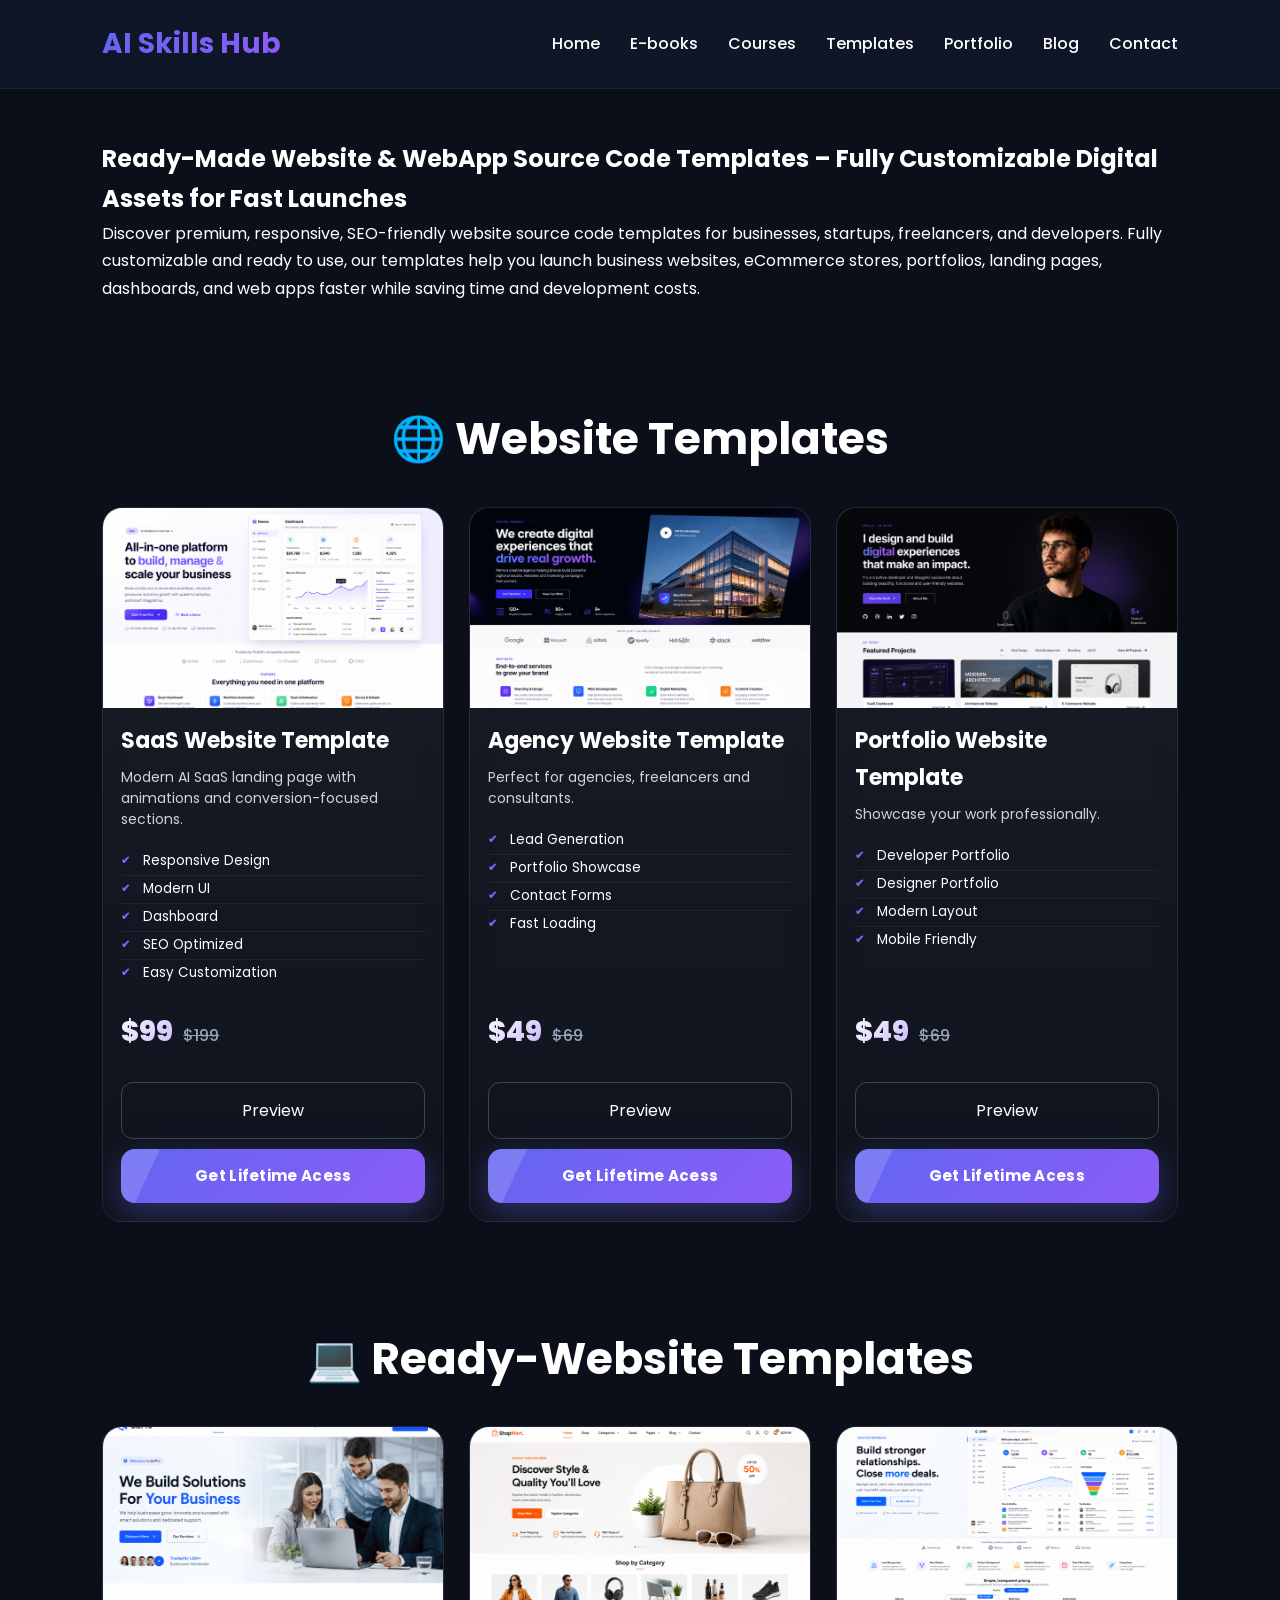
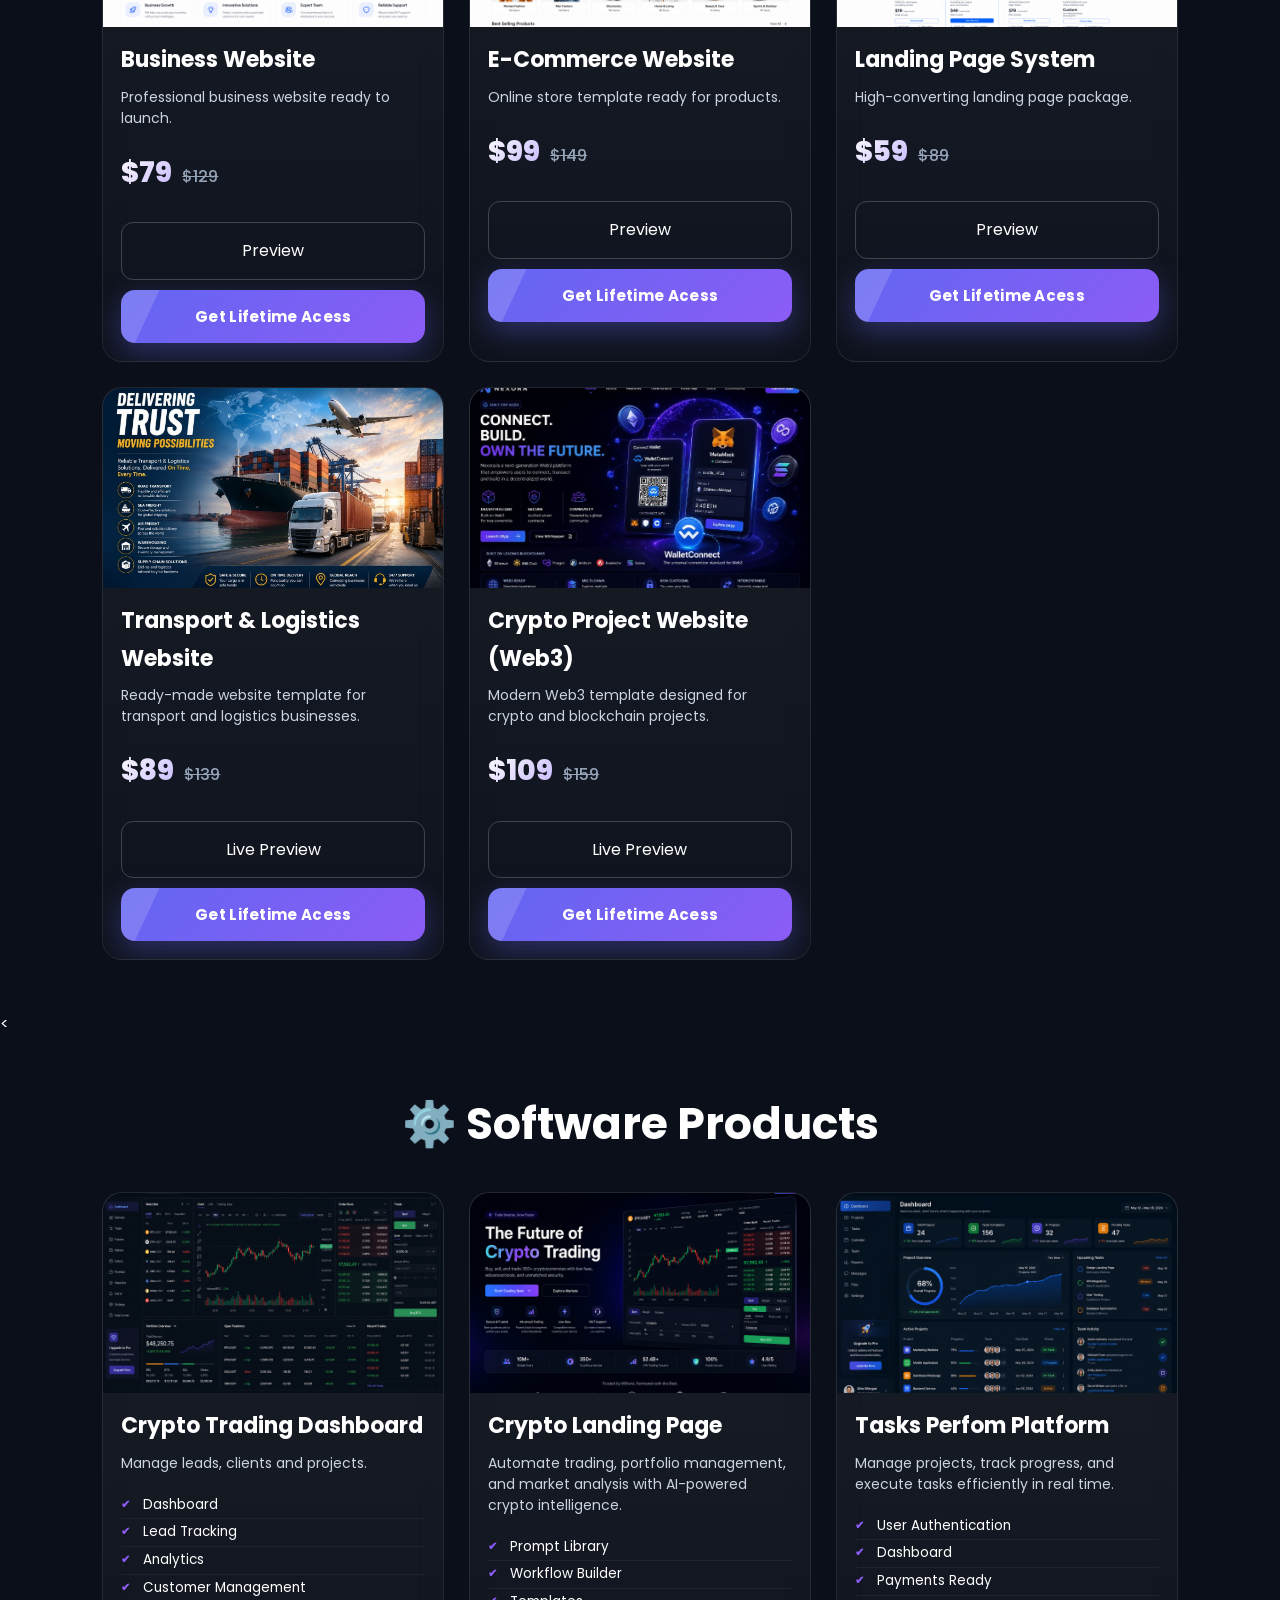
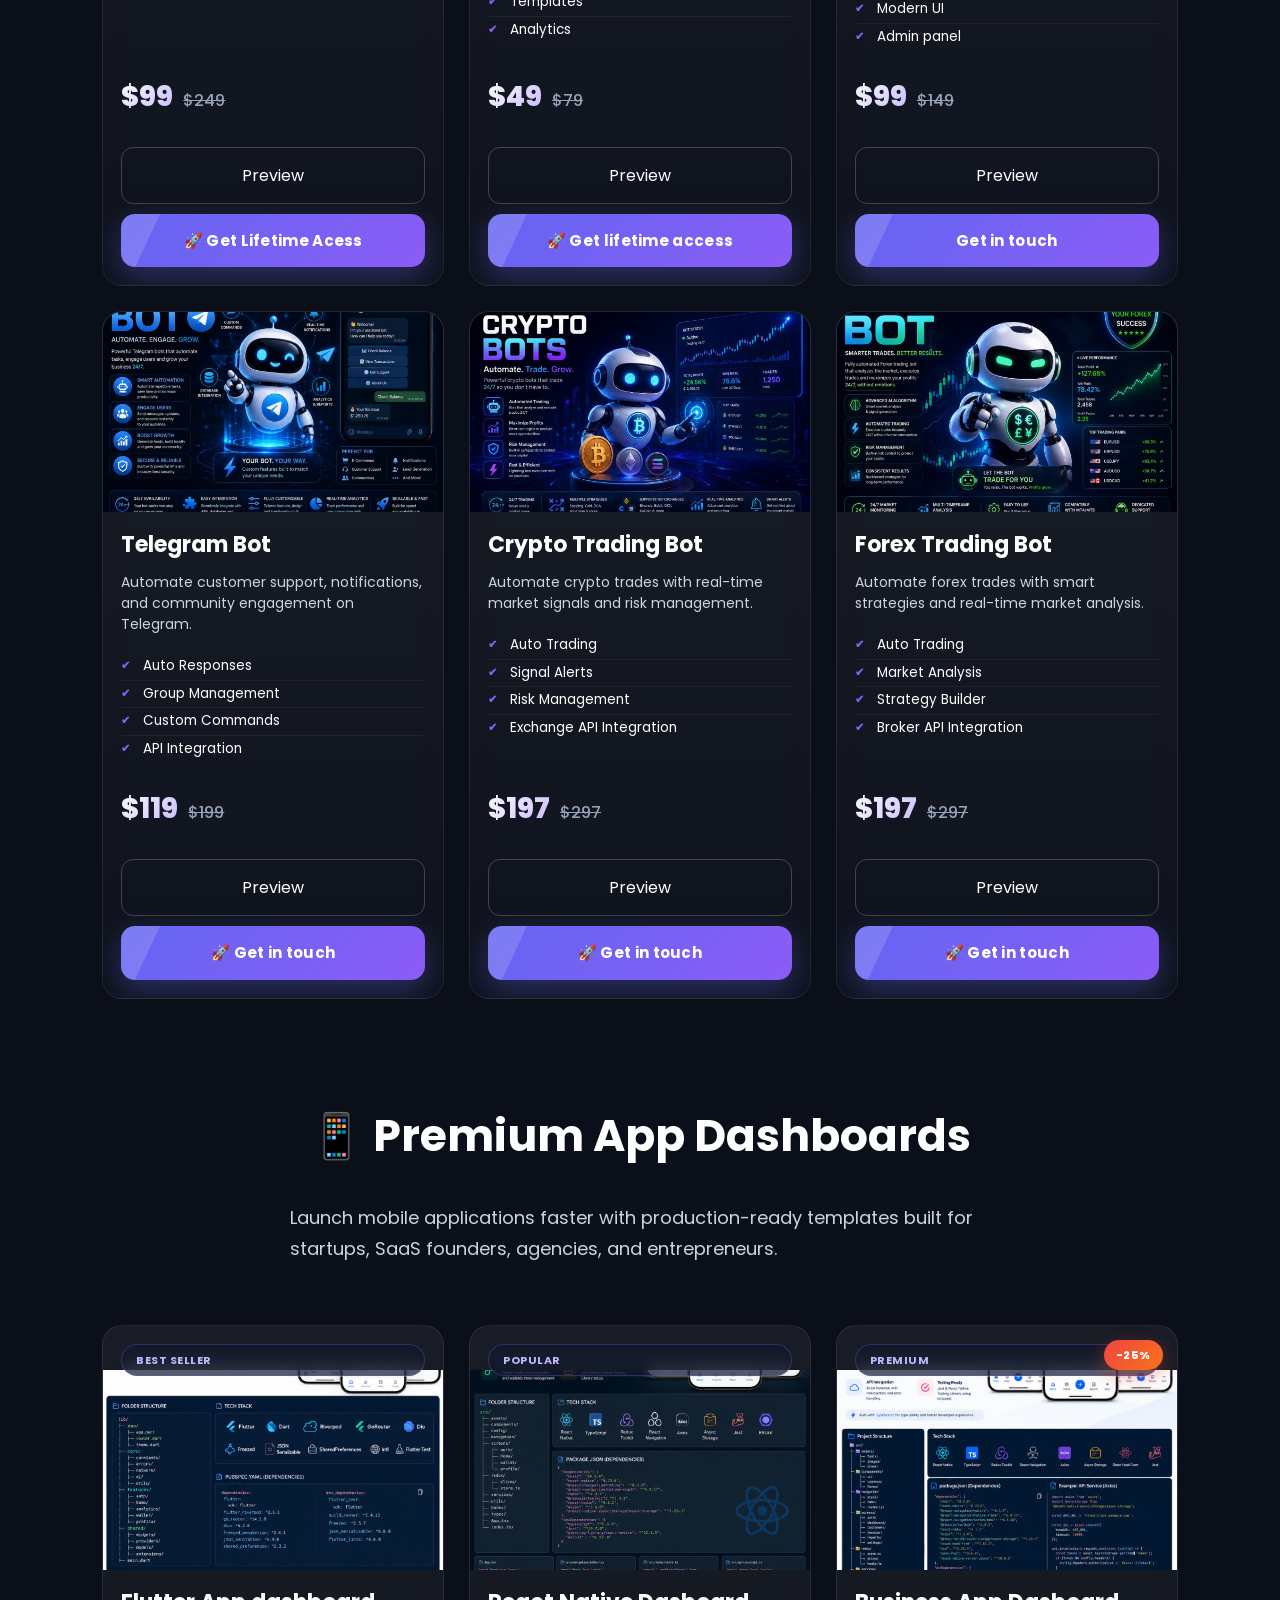
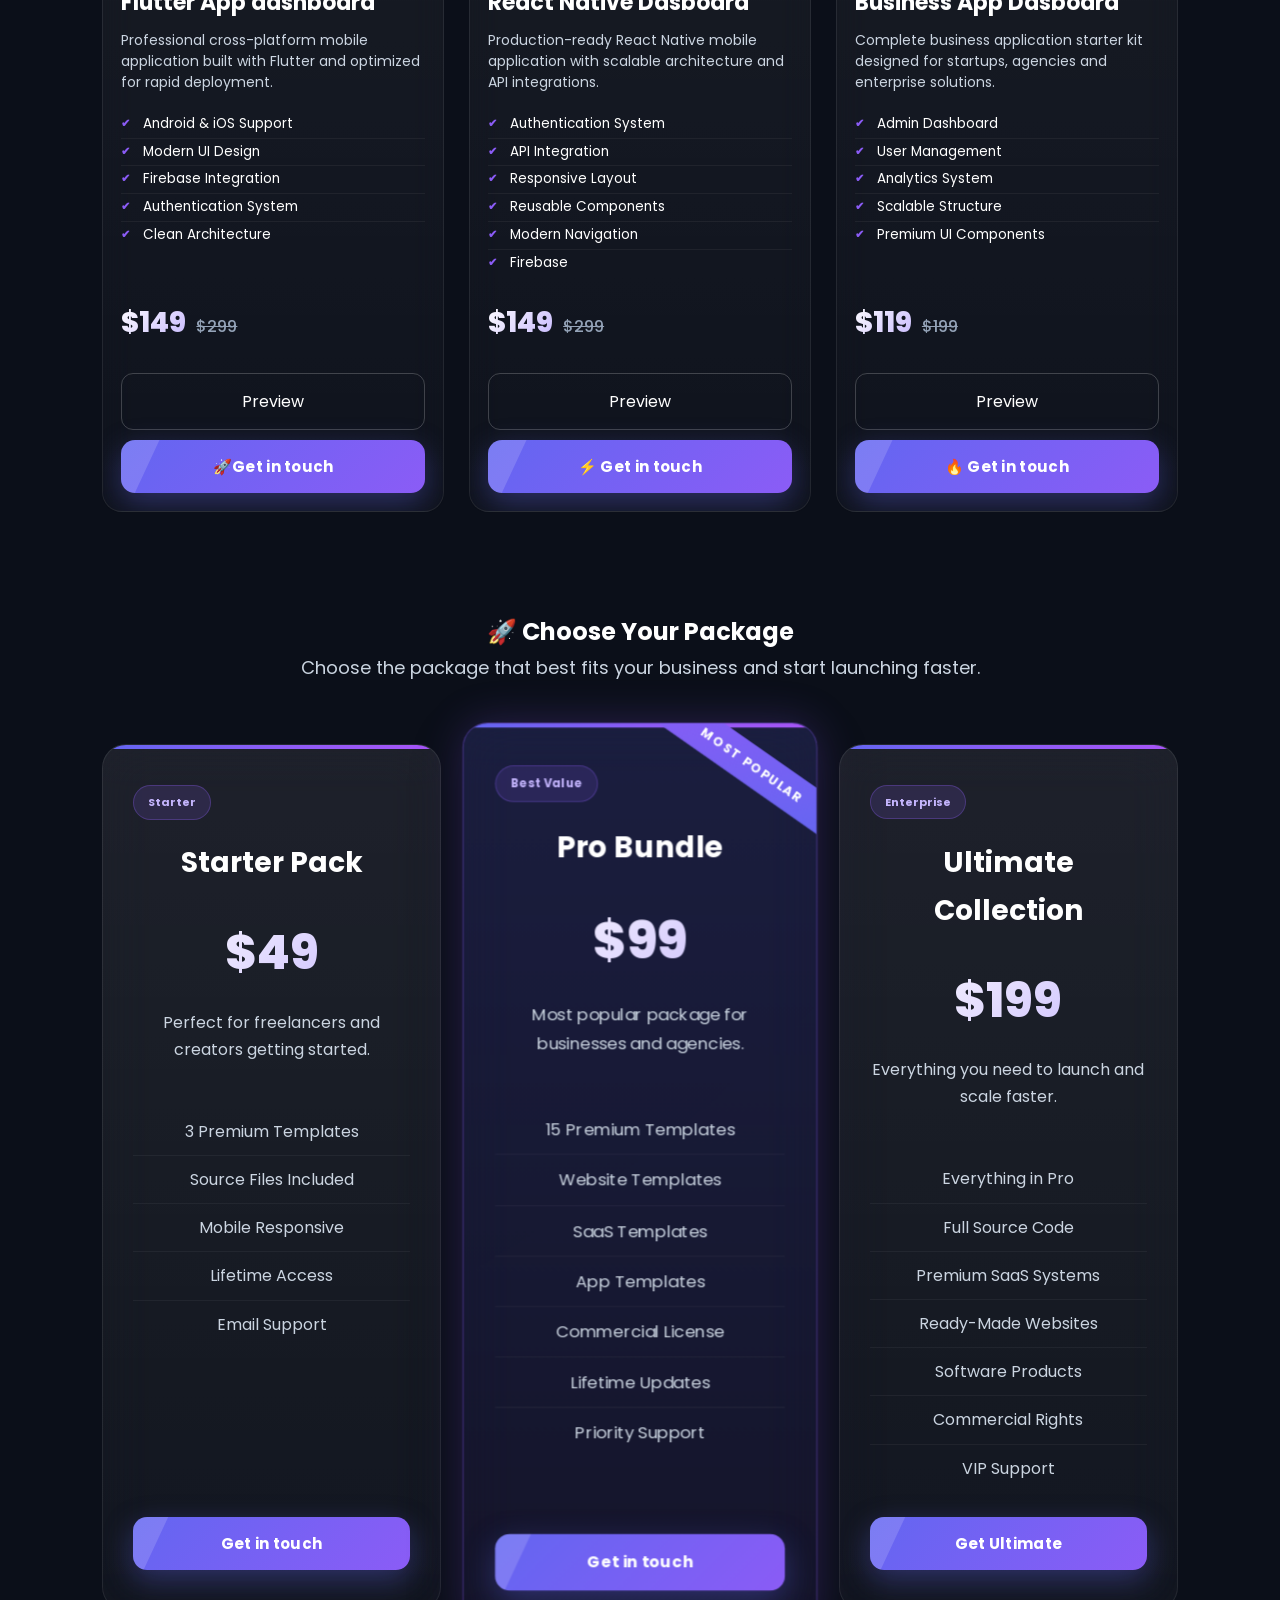
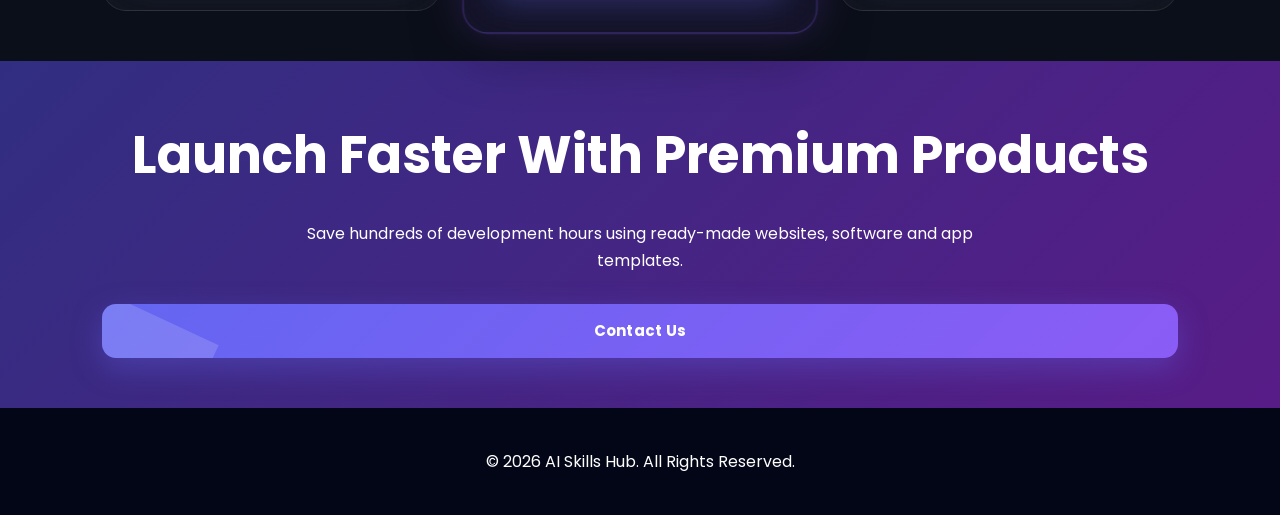
<file: digital/templates.html>
<!DOCTYPE html>
<html lang="en">
<head>

<meta charset="UTF-8">
<meta name="viewport" content="width=device-width, initial-scale=1.0">

<title>Templates & Software | AI Skills Hub</title>

<link rel="stylesheet" href="css/style.css">

<link href="https://fonts.googleapis.com/css2?family=Poppins:wght@300;400;500;600;700;800&display=swap" rel="stylesheet">

<link rel="stylesheet"
href="https://cdnjs.cloudflare.com/ajax/libs/font-awesome/6.5.1/css/all.min.css">

</head>

<body>

<!-- NAVBAR -->

<nav class="navbar">

<div class="logo">
AI Skills Hub
</div>

<ul class="nav-links">

<li><a href="index.html">Home</a></li>
<li><a href="ebooks.html">E-books</a></li>
<li><a href="courses.html">Courses</a></li>
<li><a href="templates.html">Templates</a></li>
<li><a href="portifolio.html">Portfolio</a></li>
<li><a href="blog.html">Blog</a></li>
<li><a href="contact.html">Contact</a></li>

</ul>

</nav>

<!-- HERO -->

<section class="page-hero">

<h1>
Ready-Made Website & WebApp Source Code Templates – Fully Customizable Digital Assets for Fast Launches
</h1>

<p>
Discover premium, responsive, SEO-friendly website source code templates for businesses, startups, freelancers, and developers. Fully customizable and ready to use, our templates help you launch business websites, eCommerce stores, portfolios, landing pages, dashboards, and web apps faster while saving time and development costs.


</section>

<!-- WEBSITE TEMPLATES -->

<section class="products">

<h2 class="section-title">
🌐 Website Templates
</h2>

<div class="product-grid">

<div class="product-card">

<div class="product-img-wrap">
<img src="images/template-saas.png" alt="SaaS Website Template">
</div>

<h3>SaaS Website Template</h3>

<p>
Modern AI SaaS landing page with animations and conversion-focused sections.
</p>

<ul>
<li>Responsive Design</li>
<li>Modern UI</li>
<li>Dashboard</li>
<li>SEO Optimized</li>
<li>Easy Customization</li>
</ul>

<div class="product-price">
<span class="current">$99</span>
<span class="original">$199</span>
</div>

<div class="card-buttons">

<a href="https://saasweb-delta.vercel.app/" class="btn-secondary" target="_blank" rel="noopener">
Preview
</a>

</div>

<a href="contact.html"
class="buy-btn">
Get Lifetime Acess
</a>

</div>

<div class="product-card">

<div class="product-img-wrap">
<img src="images/template-agency.png" alt="Agency Website Template">
</div>

<h3>Agency Website Template</h3>

<p>
Perfect for agencies, freelancers and consultants.
</p>

<ul>
<li>Lead Generation</li>
<li>Portfolio Showcase</li>
<li>Contact Forms</li>
<li>Fast Loading</li>
</ul>

<div class="product-price">
<span class="current">$49</span>
<span class="original">$69</span>
</div>

<div class="card-buttons">

<a href="https://agency-mu-umber.vercel.app" class="btn-secondary" target="_blank" rel="noopener">
Preview
</a>

</div>

<a href="contact.html"
class="buy-btn">
Get Lifetime Acess
</a>

</div>

<div class="product-card">

<div class="product-img-wrap">
<img src="images/template-portfolio.png" alt="Portfolio Website Template">
</div>

<h3>Portfolio Website Template</h3>

<p>
Showcase your work professionally.
</p>

<ul>
<li>Developer Portfolio</li>
<li>Designer Portfolio</li>
<li>Modern Layout</li>
<li>Mobile Friendly</li>
</ul>

<div class="product-price">
<span class="current">$49</span>
<span class="original">$69</span>
</div>

<div class="card-buttons">

<a href="https://portfolio-nine-alpha-0iqw5g09oi.vercel.app" class="btn-secondary" target="_blank" rel="noopener">
Preview
</a>

</div>

<a href="contact.html"
class="buy-btn">
Get Lifetime Acess
</a>

</div>

</div>

</section>


<!-- READY WEBSITE TEMPLATES-->
<section class="products">

<h2 class="section-title">
💻 Ready-Website Templates
</h2>

<div class="product-grid">

<div class="product-card">

<div class="product-img-wrap">
<img src="images/website-business.png" alt="Business Website">
</div>

<h3>Business Website</h3>

<p>
Professional business website ready to launch.
</p>

<div class="product-price">
<span class="current">$79</span>
<span class="original">$129</span>
</div>

<div class="card-buttons">

<a href="https://business-three-drab.vercel.app" class="btn-secondary" target="_blank" rel="noopener">
Preview
</a>

</div>

<a href="contact.html"
class="buy-btn">
Get Lifetime Acess
</a>

</div>

<div class="product-card">

<div class="product-img-wrap">
<img src="images/website-ecommerce.png" alt="E-Commerce Website">
</div>

<h3>E-Commerce Website</h3>

<p>
Online store template ready for products.
</p>

<div class="product-price">
<span class="current">$99</span>
<span class="original">$149</span>
</div>

<div class="card-buttons">

<a href="https://luxeshop-beryl.vercel.app/" class="btn-secondary" target="_blank" rel="noopener">
Preview
</a>

</div>

<a href="contact.html"
class="buy-btn">
Get Lifetime Acess
</a>

</div>

<div class="product-card">

<div class="product-img-wrap">
<img src="images/website-landing.png" alt="Landing Page System">
</div>

<h3>Landing Page System</h3>

<p>
High-converting landing page package.
</p>

<div class="product-price">
<span class="current">$59</span>
<span class="original">$89</span>
</div>

<div class="card-buttons">

<a href="https://landpage-rouge-three.vercel.app/" class="btn-secondary" target="_blank" rel="noopener">
Preview
</a>

</div>

<a href="contact.html"
class="buy-btn">
Get Lifetime Acess
</a>

</div>

<div class="product-card">

<div class="product-img-wrap">
<img src="images/website-transport-logistics.jpg" alt="Transport and Logistics Website">
</div>

<h3>Transport & Logistics Website</h3>

<p>
Ready-made website template for transport and logistics businesses.
</p>

<div class="product-price">
<span class="current">$89</span>
<span class="original">$139</span>
</div>

<div class="card-buttons">

<a href="https://ecommerce-qwmv.vercel.app" class="btn-secondary" target="_blank" rel="noopener">
Live Preview
</a>

</div>

<a href="contact.html"
class="buy-btn">
Get Lifetime Acess
</a>

</div>

<div class="product-card">

<div class="product-img-wrap">
<img src="images/website-crypto-web3.jpg" alt="Crypto Project Website">
</div>

<h3>Crypto Project Website (Web3)</h3>

<p>
Modern Web3 template designed for crypto and blockchain projects.
</p>

<div class="product-price">
<span class="current">$109</span>
<span class="original">$159</span>
</div>

<div class="card-buttons">

<a href="https://cortex-xi-pink.vercel.app" class="btn-secondary" target="_blank" rel="noopener">
Live Preview
</a>

</div>

<a href="contact.html"
class="buy-btn">
Get Lifetime Acess
</a>

</div>

</div>

</section>


<!-- SOFTWARE -->

<<section class="products">

<h2 class="section-title">
⚙️ Software Products
</h2>

<div class="product-grid">

<div class="product-card">

<div class="product-img-wrap">
<img src="images/software-crm.png" alt="Crypto Trading Dashboard">
</div>

<h3>Crypto Trading Dashboard</h3>

<p>
Manage leads, clients and projects.
</p>

<ul>
<li>Dashboard</li>
<li>Lead Tracking</li>
<li>Analytics</li>
<li>Customer Management</li>
</ul>

<div class="product-price">
<span class="current">$99</span>
<span class="original">$249</span>
</div>

<div class="card-buttons">

<a href="https://vaultex-murex.vercel.app" class="btn-secondary" target="_blank" rel="noopener">
Preview
</a>

</div>

<a href="contact.html" class="buy-btn">
🚀 Get Lifetime Acess
</a>

</div>

<div class="product-card">

<div class="product-img-wrap">
<img src="images/software-ai.png" alt="Crypto Landing Page">
</div>

<h3>Crypto Landing Page</h3>

<p>
Automate trading, portfolio management, and market analysis with AI-powered crypto intelligence.
</p>

<ul>
<li>Prompt Library</li>
<li>Workflow Builder</li>
<li>Templates</li>
<li>Analytics</li>
</ul>

<div class="product-price">
<span class="current">$49</span>
<span class="original">$79</span>
</div>

<div class="card-buttons">

<a href="https://crypland.vercel.app" class="btn-secondary" target="_blank" rel="noopener">
Preview
</a>

</div>

<a href="contact.html" class="buy-btn">
🚀 Get lifetime access
</a>

</div>

<div class="product-card">

<div class="product-img-wrap">
<img src="images/dashboard.png" alt="SaaS Platform">
</div>

<h3>Tasks Perfom Platform</h3>

<p>
Manage projects, track progress, and execute tasks efficiently in real time.
</p>

<ul>
<li>User Authentication</li>
<li>Dashboard</li>
<li>Payments Ready</li>
<li>Modern UI</li>
<li>Admin panel</li>  
</ul>

<div class="product-price">
<span class="current">$99</span>
<span class="original">$149</span>
</div>

<div class="card-buttons">

<a href="https://marketspharez.vercel.app" class="btn-secondary" target="_blank" rel="noopener">
Preview
</a>

</div>
<a href="contact.html"
class="buy-btn">
Get in touch
</a>

</div>

<div class="product-card">

<div class="product-img-wrap">
<img src="images/software-telegram-bot.jpg" alt="Telegram Bot">
</div>

<h3>Telegram Bot</h3>

<p>
Automate customer support, notifications, and community engagement on Telegram.
</p>

<ul>
<li>Auto Responses</li>
<li>Group Management</li>
<li>Custom Commands</li>
<li>API Integration</li>
</ul>

<div class="product-price">
<span class="current">$119</span>
<span class="original">$199</span>
</div>

<div class="card-buttons">

<a href="#" class="btn-secondary" target="_blank" rel="noopener">
Preview
</a>

</div>

<a href="contact.html" class="buy-btn">
🚀 Get in touch
</a>

</div>

<div class="product-card">

<div class="product-img-wrap">
<img src="images/software-crypto-bot.jpg" alt="Crypto Bot">
</div>

<h3>Crypto Trading Bot</h3>

<p>
Automate crypto trades with real-time market signals and risk management.
</p>

<ul>
<li>Auto Trading</li>
<li>Signal Alerts</li>
<li>Risk Management</li>
<li>Exchange API Integration</li>
</ul>

<div class="product-price">
<span class="current">$197</span>
<span class="original">$297</span>
</div>

<div class="card-buttons">

<a href="#" class="btn-secondary" target="_blank" rel="noopener">
Preview
</a>

</div>

<a href="contact.html" class="buy-btn">
🚀 Get in touch
</a>

</div>

<div class="product-card">

<div class="product-img-wrap">
<img src="images/software-forex-bot.jpg" alt="Forex Bot">
</div>

<h3>Forex Trading Bot</h3>

<p>
Automate forex trades with smart strategies and real-time market analysis.
</p>

<ul>
<li>Auto Trading</li>
<li>Market Analysis</li>
<li>Strategy Builder</li>
<li>Broker API Integration</li>
</ul>

<div class="product-price">
<span class="current">$197</span>
<span class="original">$297</span>
</div>

<div class="card-buttons">

<a href="contact.html" class="btn-secondary" target="_blank" rel="noopener">
Preview
</a>

</div>

<a href="contact.html" class="buy-btn">
🚀 Get in touch
</a>

</div>

</div>

</section>

<!-- APP DASHBOARDS -->

<section class="products">

<h2 class="section-title">
📱 Premium App Dashboards
</h2>

<p class="pricing-subtitle">
Launch mobile applications faster with production-ready templates built for startups, SaaS founders, agencies, and entrepreneurs.
</p>

<div class="product-grid">

<!-- FLUTTER -->

<div class="product-card">

<span class="product-tag">Best Seller</span>

<div class="product-img-wrap">
<img src="images/app-flutter.png" alt="Flutter App Template">
</div>

<h3>Flutter App dashboard</h3>

<p>
Professional cross-platform mobile application built with Flutter and optimized for rapid deployment.
</p>

<ul>
<li>Android & iOS Support</li>
<li>Modern UI Design</li>
<li>Firebase Integration</li>
<li>Authentication System</li>
<li>Clean Architecture</li>
</ul>

<div class="product-price">
<span class="current">$149</span>
<span class="original">$299</span>
</div>

<div class="card-buttons">

<a href="https://app-tp.vercel.app" class="btn-secondary" target="_blank" rel="noopener">
Preview
</a>

</div>

<a href="contact.html" class="buy-btn">
🚀Get in touch
</a>

</div>

<!-- REACT NATIVE -->

<div class="product-card">

<span class="product-tag">Popular</span>

<div class="product-img-wrap">
<img src="images/app-react-native.png" alt="React Native Template">
</div>

<h3>React Native Dasboard</h3>

<p>
Production-ready React Native mobile application with scalable architecture and API integrations.
</p>

<ul>
<li>Authentication System</li>
<li>API Integration</li>
<li>Responsive Layout</li>
<li>Reusable Components</li>
<li>Modern Navigation</li>
  <li>Firebase</li>
</ul>

<div class="product-price">
<span class="current">$149</span>
<span class="original">$299</span>
</div>

<div class="card-buttons">

<a href="https://app-tp.vercel.app" class="btn-secondary" target="_blank" rel="noopener">
Preview
</a>

</div>

<a href="contact.html" class="buy-btn">
⚡ Get in touch
</a>

</div>

<!-- BUSINESS APP -->

<div class="product-card">

<span class="product-tag">Premium</span>
<span class="product-discount">-25%</span>

<div class="product-img-wrap">
<img src="images/app-business.png" alt="Business App Template">
</div>

<h3>Business App Dasboard</h3>

<p>
Complete business application starter kit designed for startups, agencies and enterprise solutions.
</p>

<ul>
<li>Admin Dashboard</li>
<li>User Management</li>
<li>Analytics System</li>
<li>Scalable Structure</li>
<li>Premium UI Components</li>
</ul>

<div class="product-price">
<span class="current">$119</span>
<span class="original">$199</span>
</div>

<div class="card-buttons">

<a href="https://app-tp.vercel.app" class="btn-secondary" target="_blank" rel="noopener">
Preview
</a>

</div>

<a href="contact.html" class="buy-btn">
🔥 Get in touch
</a>

</div>

</div>

</section>


<!-- PREMIUM PRICING -->

<section class="pricing">

<h2 class="section-title">
🚀 Choose Your Package
</h2>

<p class="pricing-subtitle">
Choose the package that best fits your business and start launching faster.
</p>

<div class="pricing-grid">

<!-- STARTER -->

<div class="pricing-card">

<div class="badge">
Starter
</div>

<h3>Starter Pack</h3>

<div class="pricing-price">
$49
</div>

<p>
Perfect for freelancers and creators getting started.
</p>

<ul>
<li>3 Premium Templates</li>
<li>Source Files Included</li>
<li>Mobile Responsive</li>
<li>Lifetime Access</li>
<li>Email Support</li>
</ul>

<a href="contact.html" class="buy-btn">
Get in touch
</a>

</div>

<!-- PRO -->

<div class="pricing-card popular">

<div class="badge">
Best Value
</div>

<h3>Pro Bundle</h3>

<div class="pricing-price">
$99
</div>

<p>
Most popular package for businesses and agencies.
</p>

<ul>
<li>15 Premium Templates</li>
<li>Website Templates</li>
<li>SaaS Templates</li>
<li>App Templates</li>
<li>Commercial License</li>
<li>Lifetime Updates</li>
<li>Priority Support</li>
</ul>

<a href="contact.html" class="buy-btn">
Get in touch
</a>

</div>

<!-- ULTIMATE -->

<div class="pricing-card">

<div class="badge">
Enterprise
</div>

<h3>Ultimate Collection</h3>

<div class="pricing-price">
$199
</div>

<p>
Everything you need to launch and scale faster.
</p>

<ul>
<li>Everything in Pro</li>
<li>Full Source Code</li>
<li>Premium SaaS Systems</li>
<li>Ready-Made Websites</li>
<li>Software Products</li>
<li>Commercial Rights</li>
<li>VIP Support</li>
</ul>

<a href="contact.html" class="buy-btn">
Get Ultimate
</a>

</div>

</div>

</section>
<!-- CTA -->

<section class="final-cta">

<h2>
Launch Faster With Premium Products
</h2>

<p>
Save hundreds of development hours using ready-made websites, software and app templates.
</p>

<a href="contact.html"
class="btn-primary">
Contact Us
</a>

</section>

<!-- FOOTER -->

<footer>

<p>
© 2026 AI Skills Hub. All Rights Reserved.
</p>

</footer>

</body>
</html>
</file>
<file: digital/css/style.css>
/* =========================
   GLOBAL STYLES
========================= */

*{
margin:0;
padding:0;
box-sizing:border-box;
scroll-behavior:smooth;
}

body{
font-family:'Poppins',sans-serif;
background:#0b0f19;
color:white;
overflow-x:hidden;
line-height:1.7;
}

img{
max-width:100%;
display:block;
}

a{
text-decoration:none;
}

section{
padding:50px 8%;
}

/* =========================
   SCROLLBAR
========================= */

::-webkit-scrollbar{
width:10px;
}

::-webkit-scrollbar-track{
background:#111827;
}

::-webkit-scrollbar-thumb{
background:#6366f1;
border-radius:20px;
}

/* =========================
   ANNOUNCEMENT BAR
========================= */

.announcement{
background:linear-gradient(
90deg,
#4f46e5,
#7c3aed
);
padding:12px;
text-align:center;
font-weight:600;
font-size:14px;
}

/* =========================
   NAVBAR
========================= */

.navbar{
position:sticky;
top:0;
z-index:1000;

display:flex;
justify-content:space-between;
align-items:center;

padding:20px 8%;

background:rgba(15,23,42,.97);
backdrop-filter:blur(18px);

border-bottom:1px solid rgba(255,255,255,.05);
}

.logo{
font-size:28px;
font-weight:700;
white-space:nowrap;

background:linear-gradient(
90deg,
#6366f1,
#8b5cf6
);
-webkit-background-clip:text;
background-clip:text;
-webkit-text-fill-color:transparent;
color:transparent;
}

.nav-links{
display:flex;
gap:30px;
list-style:none;
}

.nav-links a{
color:white;
font-weight:500;
transition:.3s;
}

.nav-links a:hover{
color:#8b5cf6;
}

.nav-buttons{
display:flex;
gap:15px;
}

/* =========================
   MOBILE MENU TOGGLE BUTTON
========================= */

.menu-toggle{
display:none;

flex-direction:column;
justify-content:center;
gap:5px;

width:32px;
height:24px;

background:none;
border:none;
cursor:pointer;

padding:0;
z-index:1100;
}

.menu-toggle span{
display:block;
width:100%;
height:3px;

background:white;
border-radius:3px;

transition:.3s;
}

/* hamburger -> X animation */
.menu-toggle.active span:nth-child(1){
transform:translateY(8px) rotate(45deg);
}

.menu-toggle.active span:nth-child(2){
opacity:0;
}

.menu-toggle.active span:nth-child(3){
transform:translateY(-8px) rotate(-45deg);
}

/* =========================
   BUTTONS
========================= */

.btn-secondary{
display:inline-block;
padding:14px 28px;
border-radius:12px;

border:1px solid rgba(255,255,255,.2);

color:white;
transition:.4s;
}

.btn-secondary:hover{
background:rgba(255,255,255,.08);
}

/* =========================
   HERO
========================= */

.hero{
display:grid;
grid-template-columns:1fr 1fr;
align-items:center;
gap:60px;

min-height:90vh;
}

.hero-left h1{
font-size:60px;
line-height:1.1;
margin-bottom:25px;
}

.hero-left p{
font-size:18px;
color:#cbd5e1;
margin-bottom:35px;
}

.hero-buttons{
display:flex;
gap:20px;
margin-bottom:40px;
}

.hero-right img{
width:100%;
animation:float 5s ease-in-out infinite;
}

.hero-stats{
display:flex;
gap:50px;
}

.hero-stats h3{
font-size:34px;
color:#8b5cf6;
}

.hero-stats p{
font-size:15px;
}

/* =========================
   FLOAT ANIMATION
========================= */

@keyframes float{

0%{
transform:translateY(0);
}

50%{
transform:translateY(-20px);
}

100%{
transform:translateY(0);
}

}

/* =========================
   TRUST SECTION
========================= */

.trust{
display:grid;
grid-template-columns:repeat(4,1fr);
gap:20px;
}

.trust-card{
background:rgba(255,255,255,.04);
padding:30px;
text-align:center;
border-radius:16px;
backdrop-filter:blur(12px);

transition:.4s;
}

.trust-card:hover{
transform:translateY(-8px);
}

/* =========================
   FREE PROMPTS
========================= */

.free-prompts{
text-align:center;
}

.free-prompts h2{
font-size:42px;
margin-bottom:50px;
}

.prompt-grid{
display:grid;
grid-template-columns:repeat(4,1fr);
gap:25px;
margin-bottom:40px;
}

.prompt-card{
background:rgba(255,255,255,.04);
padding:25px;
border-radius:16px;
transition:.4s;
}

.prompt-card:hover{
transform:translateY(-8px);
border:1px solid #6366f1;
}

.prompt-card p{
background:#0b0f19;
border:1px solid rgba(255,255,255,.06);
border-radius:10px;
padding:14px;
font-size:13.5px;
color:#cbd5e1;
margin:12px 0 18px;
line-height:1.5;
}

.prompt-card .btn-secondary{
display:block;
text-align:center;
}

.product-card .product-tag{
position:static;
display:inline-block;
margin-bottom:12px;
}

.prompt-card h3{
margin-bottom:15px;
color:#8b5cf6;
}

/* =========================
   PRODUCTS
========================= */

.products h2,
.courses h2,
.portfolio h2,
.testimonials h2,
.faq h2{
text-align:center;
font-size:44px;
margin-bottom:30px;
}

.product-grid{
display:grid;
grid-template-columns:repeat(3,1fr);
gap:25px;
align-items:stretch;
}

/* ==========================================
   PREMIUM PRODUCT CARD
========================================== */

.product-card{
position:relative;

display:flex;
flex-direction:column;

background:linear-gradient(
180deg,
rgba(255,255,255,.06),
rgba(255,255,255,.02)
);
backdrop-filter:blur(15px);

border:1px solid rgba(255,255,255,.08);

border-radius:20px;

padding:18px;

overflow:hidden;

transition:.35s;
}

.product-card:hover{
transform:translateY(-8px);

border-color:rgba(139,92,246,.4);

box-shadow:
0 15px 40px rgba(0,0,0,.3),
0 0 30px rgba(139,92,246,.15);
}

.product-card .product-img-wrap{
position:relative;

width:calc(100% + 36px);
height:200px;

margin:-18px -18px 14px -18px;

display:flex;
align-items:center;
justify-content:center;

background:#111827;

overflow:hidden;
}

.product-card .product-img-wrap img{
width:100%;
height:100%;

object-fit:cover;
object-position:center;

display:block;

transition:.5s ease;
}

.product-card:hover .product-img-wrap img{
transform:scale(1.08);
}

.product-tag{
position:absolute;
top:14px;
left:14px;

padding:6px 14px;

font-size:11px;
font-weight:700;
letter-spacing:.5px;
text-transform:uppercase;

color:#c4b5fd;

background:rgba(15,23,42,.7);
backdrop-filter:blur(8px);

border:1px solid rgba(139,92,246,.3);

border-radius:999px;

z-index:2;
}

.product-discount{
position:absolute;
top:14px;
right:14px;

padding:6px 12px;

font-size:11px;
font-weight:800;
letter-spacing:.5px;

color:white;

background:linear-gradient(135deg,#ef4444,#f97316);

border-radius:999px;

box-shadow:0 6px 18px rgba(239,68,68,.4);

z-index:2;
}

.product-rating{
display:flex;
align-items:center;
gap:6px;

font-size:13px;
color:#facc15;

margin-bottom:8px;
}

.product-rating .count{
color:#94a3b8;
font-size:12px;
}

.product-card h3{
font-size:22px;
margin-bottom:8px;
}

.product-card p{
color:#cbd5e1;

font-size:14px;
line-height:1.5;

margin-bottom:10px;
}

.product-card ul{
list-style:none;
padding:0;
margin:8px 0 12px;

flex-grow:1;
}

.product-card ul li{
position:relative;

padding:4px 0 4px 22px;

font-size:13.5px;
line-height:1.4;

border-bottom:1px solid rgba(255,255,255,.05);
}

.product-card ul li::before{
content:"✔";

position:absolute;
left:0;
top:5px;

color:#8b5cf6;

font-size:11px;
font-weight:700;
}

.product-card ul li:last-child{
border-bottom:none;
}

.product-price{
display:flex;
align-items:baseline;
gap:10px;

margin:10px 0 16px;
}

.product-price .current{
font-size:28px;
font-weight:800;

background:linear-gradient(135deg,#ffffff,#c4b5fd);
-webkit-background-clip:text;
-webkit-text-fill-color:transparent;
}

.product-price .original{
font-size:16px;
font-weight:500;

color:#94a3b8;

text-decoration:line-through;
}

.card-buttons{
display:flex;
gap:10px;
flex-wrap:wrap;
margin-top:10px;
margin-bottom:10px;
}

.card-buttons a{
flex:1;
}

.card-buttons .btn-secondary,
.card-buttons .buy-btn,
.card-buttons .enroll-btn{
flex:1;
text-align:center;
}

/* =========================
   COURSES
========================= */

.course-grid{
display:grid;
grid-template-columns:repeat(3,1fr);
gap:30px;
}

.course-card{
background:rgba(255,255,255,.04);

padding:30px;

border-radius:18px;

border:1px solid rgba(255,255,255,.08);

transition:.4s;
}

.course-card:hover{
transform:translateY(-8px);

border-color:rgba(139,92,246,.4);
}

.section-cta{
text-align:center;
margin-top:40px;
}

.section-cta .btn-secondary{
display:inline-block;
width:auto;
padding:14px 36px;
}

.course-card h3{
margin-bottom:15px;
}

.course-card p{
margin-bottom:20px;
color:#cbd5e1;
}

.course-card ul{
list-style:none;
padding:0;
margin:8px 0 16px;
}

.course-card ul li{
position:relative;

padding:4px 0 4px 22px;

font-size:13.5px;
line-height:1.4;

border-bottom:1px solid rgba(255,255,255,.05);
}

.course-card ul li::before{
content:"✔";

position:absolute;
left:0;
top:5px;

color:#8b5cf6;

font-size:11px;
font-weight:700;
}

.course-card ul li:last-child{
border-bottom:none;
}

.course-card .product-price{
margin:10px 0 16px;
}

/* =========================
   PORTFOLIO
========================= */

.portfolio-grid{
display:grid;
grid-template-columns:repeat(3,1fr);
gap:20px;
}

.portfolio-grid img{
height:260px;
width:100%;
object-fit:cover;
object-position:center;

border-radius:16px;

transition:.5s;
}

.portfolio-grid img:hover{
transform:scale(1.05);
}

/* =========================
   TESTIMONIALS
========================= */

.testimonial-grid{
display:grid;
grid-template-columns:repeat(3,1fr);
gap:25px;
}

.testimonial{
background:rgba(255,255,255,.04);
padding:30px;
border-radius:16px;
}

/* =========================
   NEWSLETTER
========================= */

.newsletter{
text-align:center;
}

.newsletter h2{
font-size:40px;
margin-bottom:30px;
}

.newsletter form{
display:flex;
justify-content:center;
gap:15px;
flex-wrap:wrap;
}

.newsletter input{
padding:15px;
width:280px;

background:#111827;

border:none;

border-radius:12px;

color:white;
}

.newsletter button{
padding:15px 30px;

background:#6366f1;

border:none;

border-radius:12px;

color:white;

cursor:pointer;
}

/* =========================
   FAQ
========================= */

.faq-item{
background:rgba(255,255,255,.04);

padding:25px;

margin-bottom:20px;

border-radius:16px;
}

.faq-item h3{
margin-bottom:10px;
}

/* =========================
   FINAL CTA
========================= */

.final-cta{
text-align:center;
background:linear-gradient(
135deg,
#312e81,
#581c87
);
}

.final-cta h2{
font-size:52px;
margin-bottom:20px;
}

.final-cta p{
max-width:700px;
margin:auto;
margin-bottom:30px;
}

/* =========================
   FOOTER
========================= */

footer{
padding:40px;
text-align:center;
background:#020617;
}

/* ==========================================
   PREMIUM PRICING SECTION
========================================== */

.pricing{
text-align:center;
}

.pricing-subtitle{
max-width:700px;
margin:0 auto 60px;
color:#cbd5e1;
font-size:18px;
}

.pricing-grid{
display:grid;
grid-template-columns:repeat(3,1fr);
gap:30px;
margin-top:50px;
}

.pricing-card{
position:relative;
display:flex;
flex-direction:column;

padding:40px 30px;

border-radius:24px;

background:linear-gradient(
180deg,
rgba(255,255,255,.08),
rgba(255,255,255,.03)
);

backdrop-filter:blur(25px);
-webkit-backdrop-filter:blur(25px);

border:1px solid rgba(255,255,255,.08);

overflow:hidden;

transition:.4s;
}

.pricing-card:hover{
transform:translateY(-12px);

border-color:rgba(139,92,246,.4);

box-shadow:
0 20px 60px rgba(0,0,0,.4),
0 0 40px rgba(139,92,246,.2);
}

.pricing-card::before{
content:"";

position:absolute;
top:0;
left:0;

width:100%;
height:4px;

background:linear-gradient(
90deg,
#6366f1,
#8b5cf6,
#a855f7
);
}

.pricing-card h3{
font-size:28px;
margin-bottom:10px;
}

.pricing-price{
font-size:48px;
font-weight:800;
margin:15px 0;

background:linear-gradient(
135deg,
#ffffff,
#c4b5fd
);

-webkit-background-clip:text;
-webkit-text-fill-color:transparent;
}

.pricing-card p{
color:#cbd5e1;
margin-bottom:20px;
}

.pricing-card ul{
list-style:none;
padding:0;
margin:25px 0;

flex-grow:1;
}

.pricing-card ul li{
padding:10px 0;
color:#cbd5e1;
border-bottom:1px solid rgba(255,255,255,.05);
}

.pricing-card ul li:last-child{
border-bottom:none;
}

.badge{
display:inline-block;

padding:7px 14px;

border-radius:999px;

font-size:11px;
font-weight:700;

background:rgba(139,92,246,.15);

border:1px solid rgba(139,92,246,.3);

color:#c4b5fd;

margin-bottom:20px;

align-self:flex-start;
}

.pricing-card.popular{
transform:scale(1.05);

background:linear-gradient(
180deg,
rgba(99,102,241,.18),
rgba(139,92,246,.08)
);

border:1px solid rgba(139,92,246,.4);

box-shadow:
0 0 40px rgba(139,92,246,.25),
0 20px 50px rgba(0,0,0,.35);
}

.pricing-card.popular::after{
content:"MOST POPULAR";

position:absolute;

top:22px;
right:-45px;

padding:8px 50px;

background:linear-gradient(
135deg,
#8b5cf6,
#6366f1
);

font-size:12px;
font-weight:700;

letter-spacing:1px;

transform:rotate(35deg);

color:white;
}

/* ==========================================
   PREMIUM SALES BUTTONS (unified)
========================================== */

.buy-btn,
.enroll-btn,
.course-card a,
.btn-primary{

display:flex;
align-items:center;
justify-content:center;

width:100%;

padding:14px 22px;

font-weight:700;
font-size:15px;
letter-spacing:.3px;

border-radius:14px;
border:none;
cursor:pointer;

background:linear-gradient(
135deg,
#6366f1,
#8b5cf6,
#a855f7
);

background-size:200% 200%;

color:white;

transition:all .35s ease;

box-shadow:
0 10px 30px rgba(99,102,241,.35);

position:relative;
overflow:hidden;
z-index:1;
}

.buy-btn:hover,
.enroll-btn:hover,
.course-card a:hover,
.btn-primary:hover{

transform:translateY(-4px);

background-position:right center;

box-shadow:
0 0 25px rgba(99,102,241,.6),
0 0 50px rgba(139,92,246,.35);
}

.buy-btn::before,
.enroll-btn::before,
.course-card a::before,
.btn-primary::before{

content:"";

position:absolute;

top:-150%;
left:-40%;

width:50%;
height:300%;

background:rgba(255,255,255,.15);

transform:rotate(25deg);

transition:.8s;
}

.buy-btn:hover::before,
.enroll-btn:hover::before,
.course-card a:hover::before,
.btn-primary:hover::before{
left:130%;
}

/* =========================
   RESPONSIVE — TABLET
========================= */

@media(max-width:1200px){

.product-grid{
grid-template-columns:repeat(3,1fr);
}

.course-grid{
grid-template-columns:repeat(2,1fr);
}

.prompt-grid{
grid-template-columns:repeat(2,1fr);
}

.pricing-grid{
grid-template-columns:repeat(2,1fr);
}

}

/* =========================
   RESPONSIVE — MOBILE NAV
   (900px breakpoint — must
   come BEFORE the 768px block)
========================= */

@media(max-width:900px){

.hero{
grid-template-columns:1fr;
text-align:center;
}

.hero-buttons{
justify-content:center;
}

.hero-stats{
justify-content:center;
}

.trust{
grid-template-columns:repeat(2,1fr);
}

.portfolio-grid{
grid-template-columns:repeat(2,1fr);
}

/* ── Hamburger button visible ── */
.menu-toggle{
display:flex;
}

/* ── Navbar stays as a row so the
      dropdown can hang below it ── */
.navbar{
flex-direction:row;          /* keep logo | toggle on one line */
flex-wrap:nowrap;
padding:16px 6%;
}

/* Hide desktop nav-buttons (optional: move inside mobile menu) */
.nav-buttons{
display:none;
}

/* ── Dropdown menu ── */
.nav-links{
display:flex;               /* always flex so transition works */
flex-direction:column;

position:absolute;
top:100%;                   /* sits right under the navbar */
left:0;
width:100%;

background:rgba(11,15,25,.98);   /* solid dark bg */
backdrop-filter:blur(18px);
-webkit-backdrop-filter:blur(18px);

border-top:1px solid rgba(255,255,255,.07);
border-bottom:2px solid #6366f1;  /* accent underline */

padding:10px 0;
gap:0;

/* Hidden via transform + visibility — animatable */
transform:translateY(-10px);
opacity:0;
visibility:hidden;
pointer-events:none;

transition:transform .28s ease, opacity .28s ease, visibility .28s ease;
}

/* ── Open state toggled by JS ── */
.nav-links.active{
transform:translateY(0);
opacity:1;
visibility:visible;
pointer-events:auto;
}

/* ── Individual links ── */
.nav-links li{
width:100%;
border-bottom:1px solid rgba(255,255,255,.06);
}

.nav-links li:last-child{
border-bottom:none;
}

.nav-links li a{
display:block;
width:100%;
padding:16px 8%;           /* same horizontal inset as navbar */
font-size:1rem;
font-weight:600;
color:#ffffff;
text-align:left;
border-radius:0;
transition:background .2s, color .2s;
}

.nav-links li a:hover,
.nav-links li a:focus{
background:rgba(99,102,241,.18);
color:#a78bfa;
outline:none;
}

}

/* =========================
   RESPONSIVE — SMALL MOBILE
========================= */

@media(max-width:768px){

.product-grid,
.course-grid,
.portfolio-grid,
.prompt-grid,
.testimonial-grid,
.pricing-grid{
grid-template-columns:1fr;
}

.hero-left h1{
font-size:42px;
}

.hero-stats{
flex-direction:column;
gap:15px;
}

/* Do NOT reset navbar flex-direction here — keep it as row */

.final-cta h2{
font-size:36px;
}

.pricing-card.popular{
transform:none;
}

.product-card{
padding:15px;
}

.product-card .product-img-wrap{
width:calc(100% + 30px);
height:180px;
margin:-15px -15px 14px -15px;
}

.product-card h3{
font-size:20px;
}

.product-card ul li{
padding:4px 0 4px 20px;
}

}
</file>
